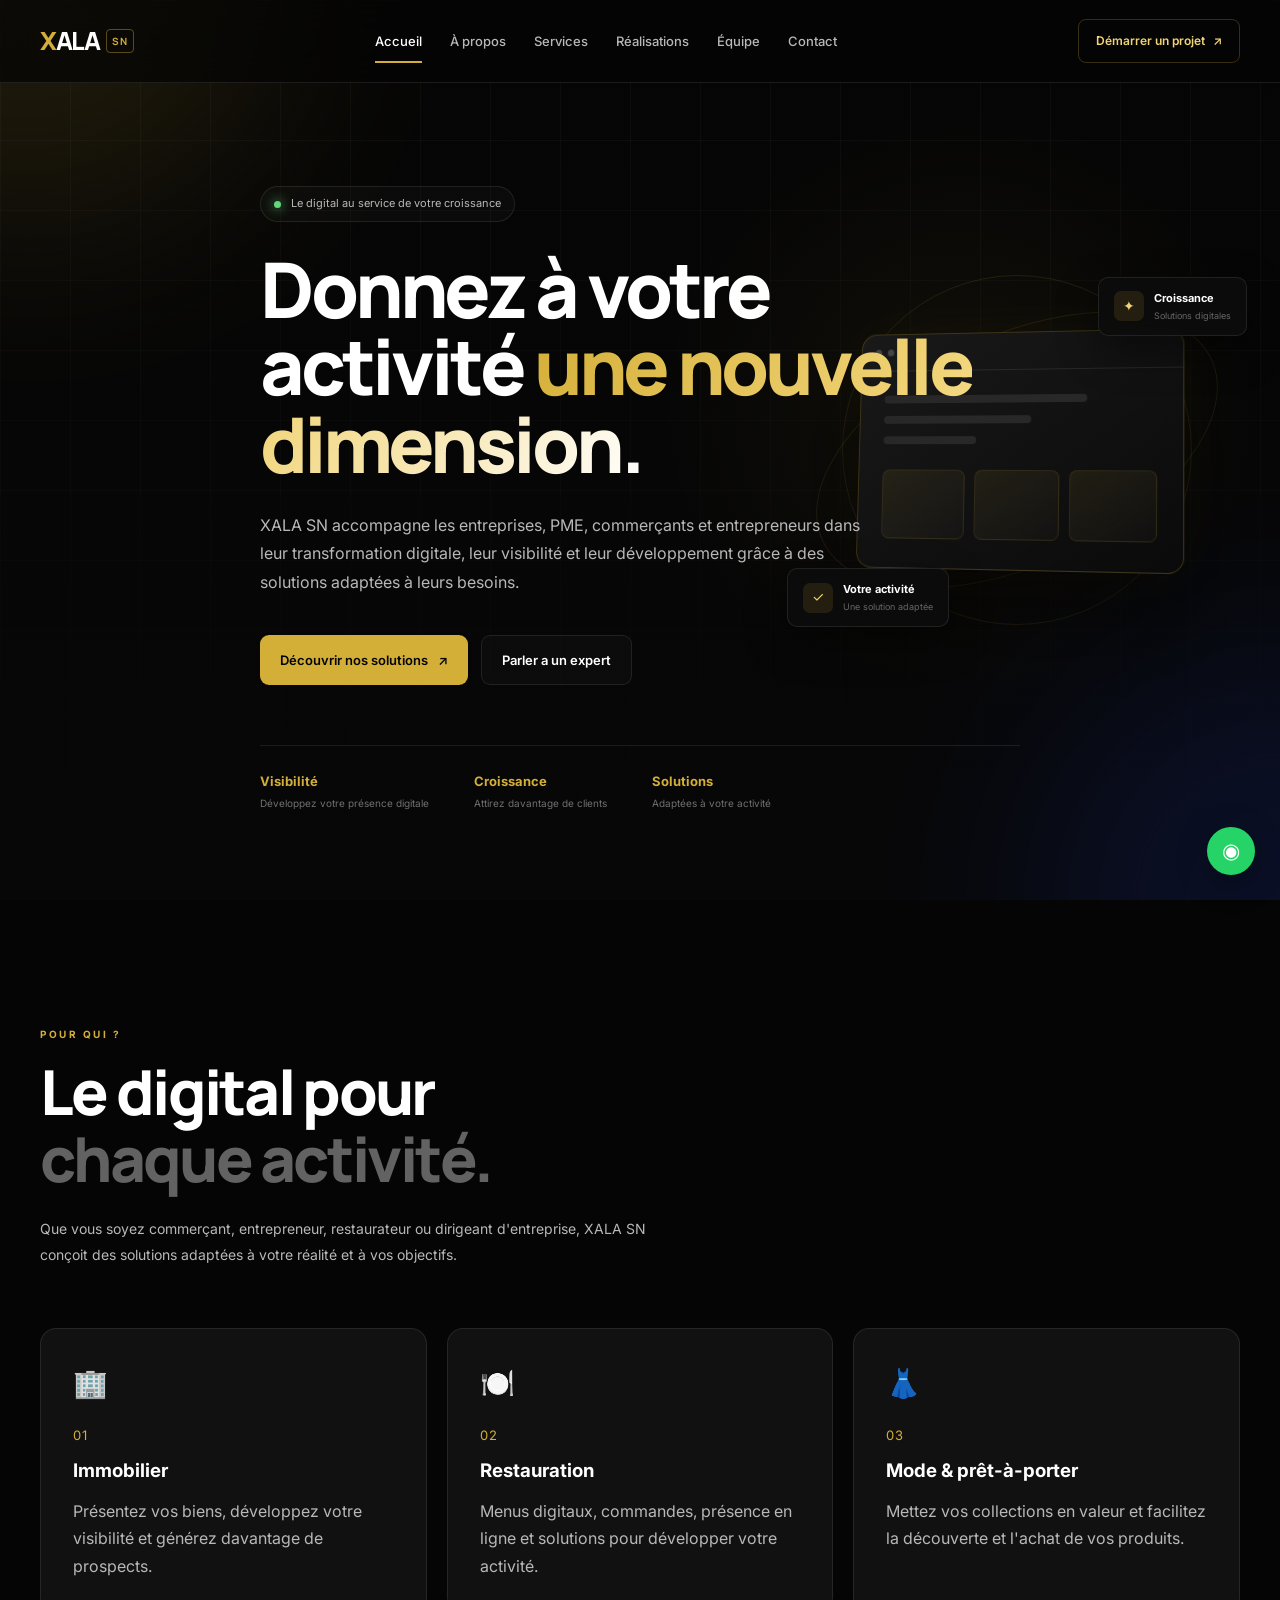
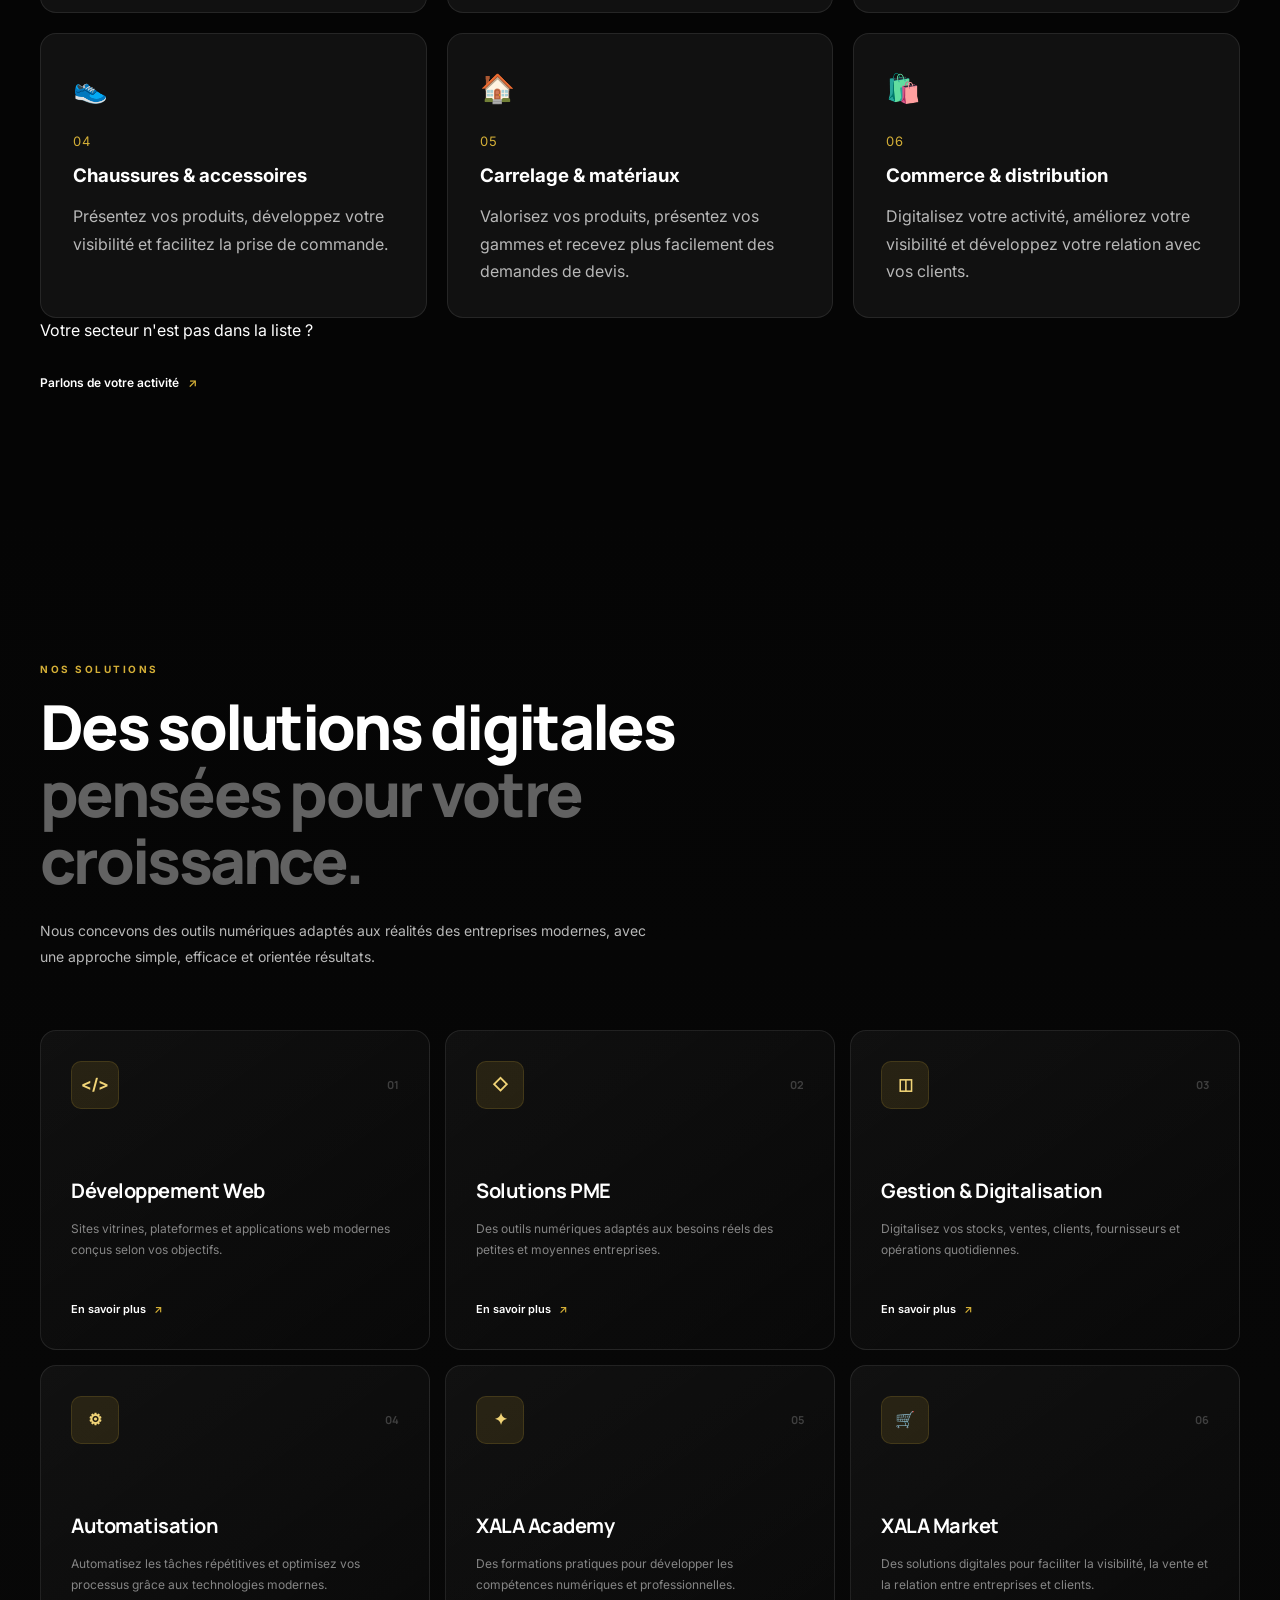
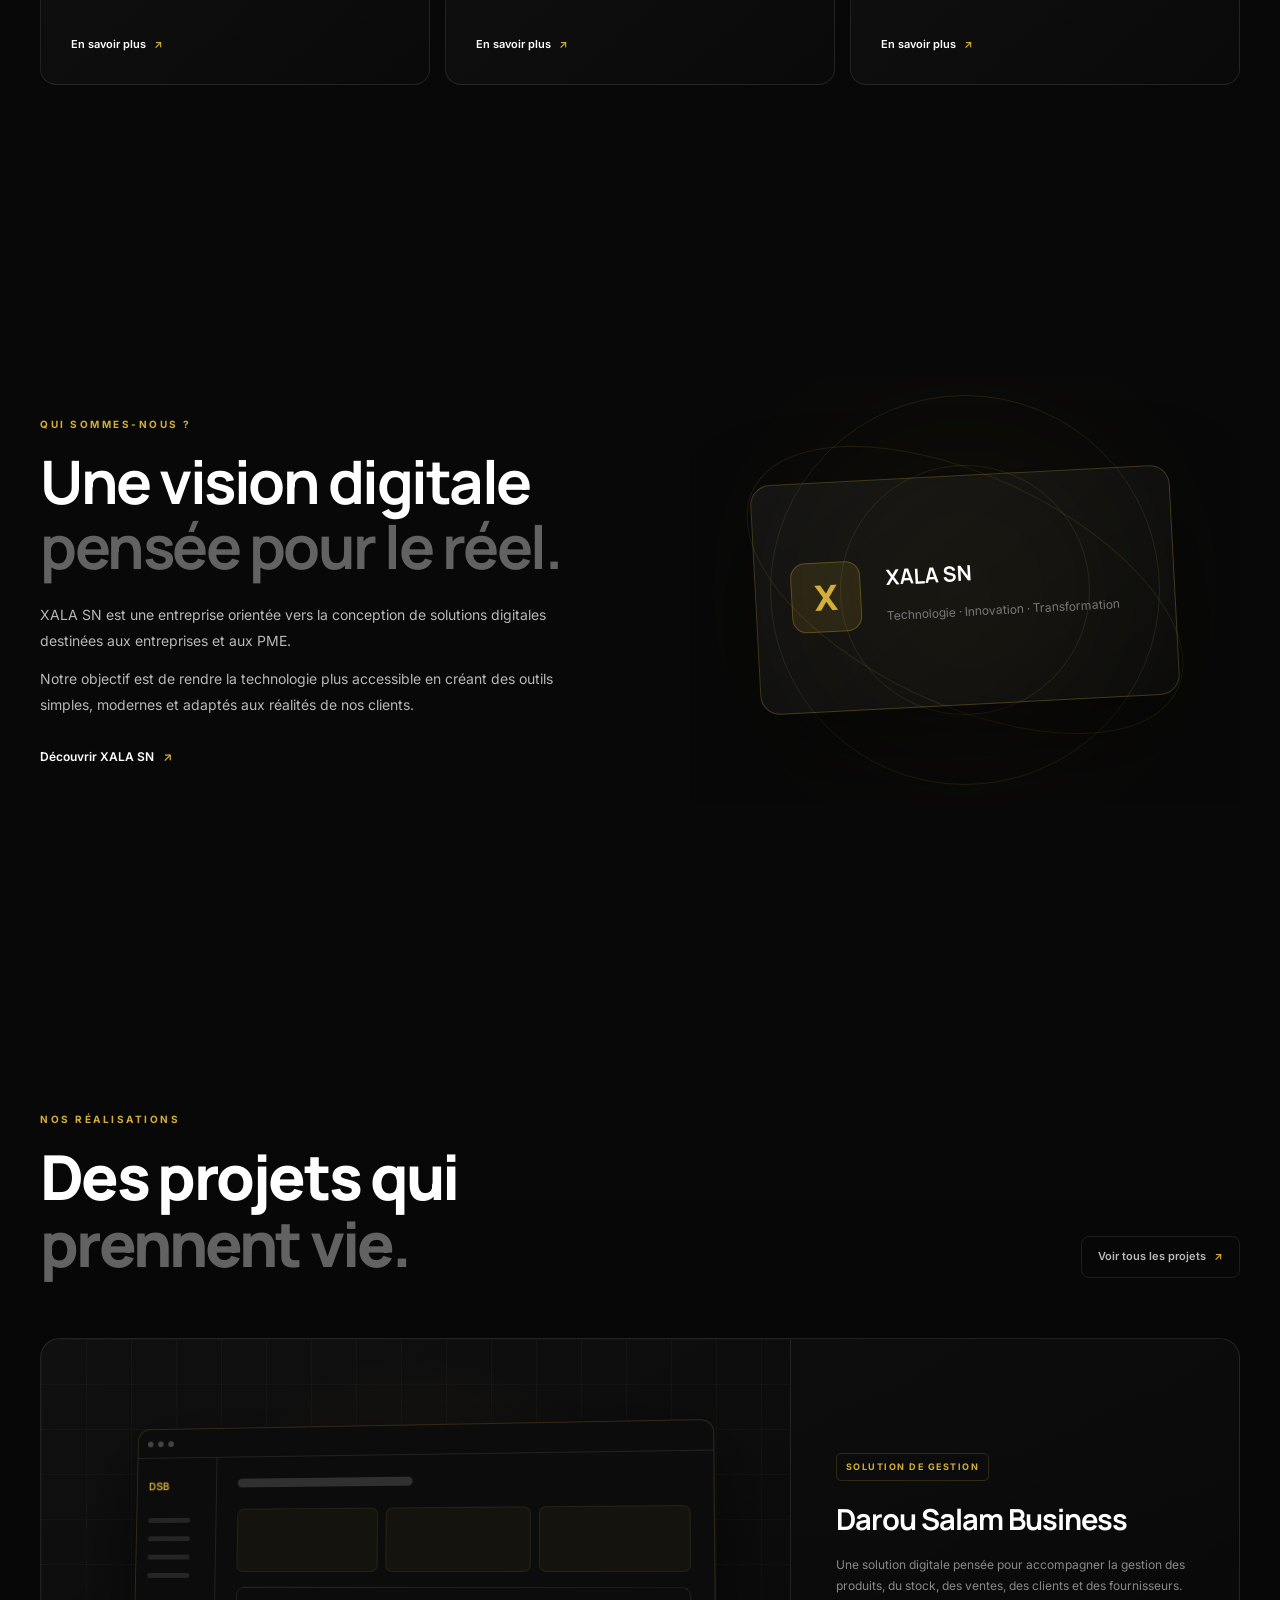
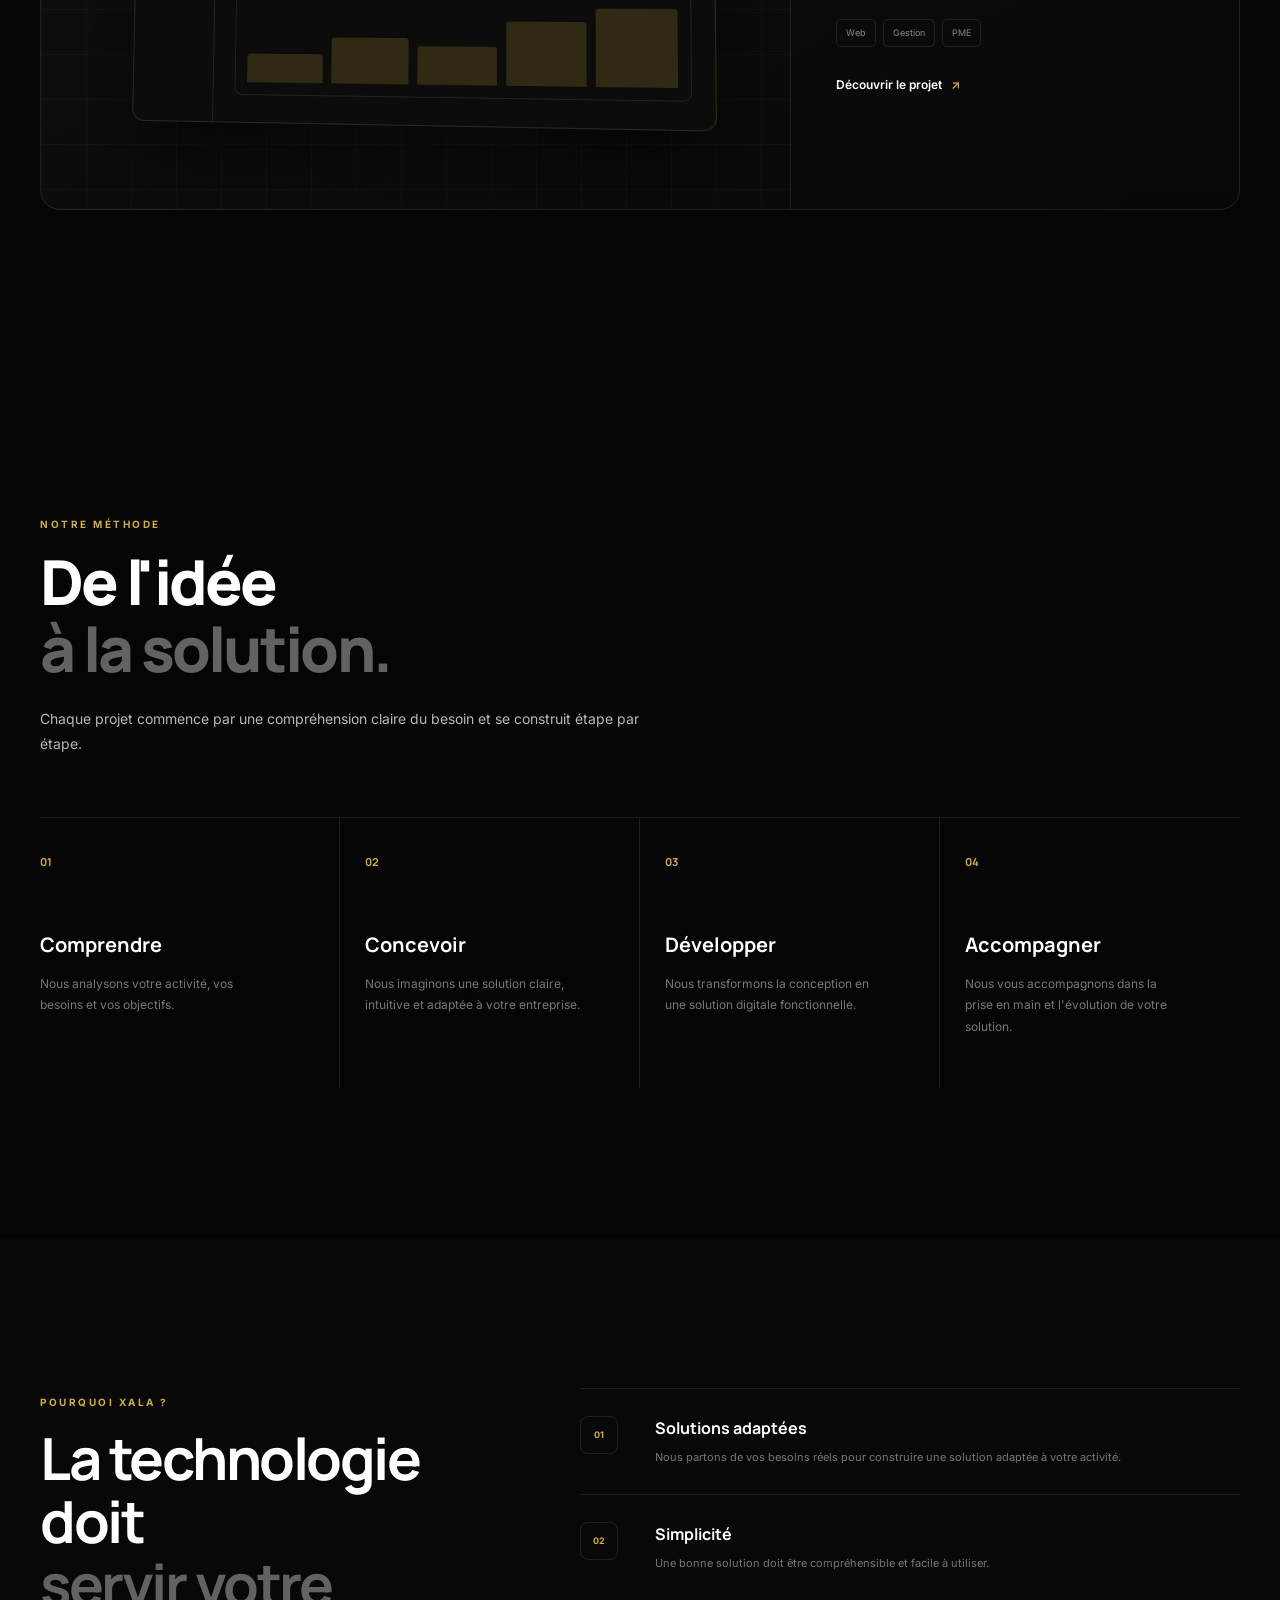
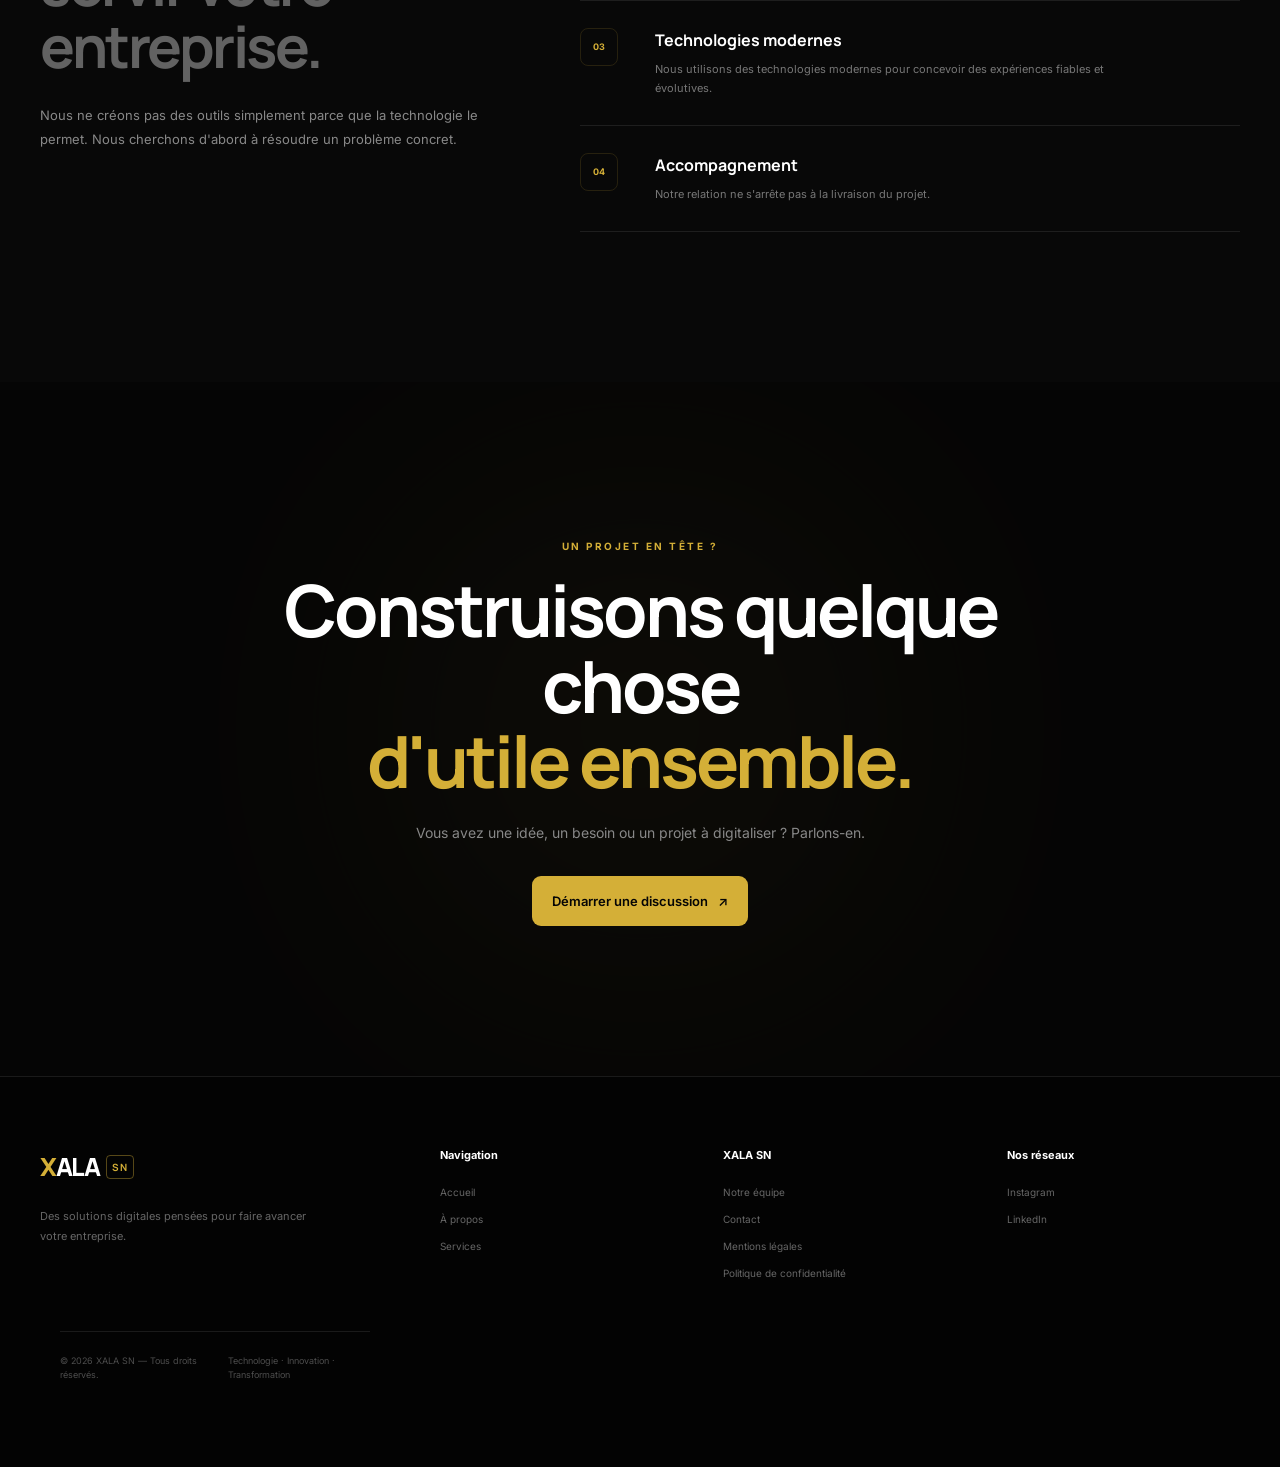
<file: index.html>
<!DOCTYPE html>
<html lang="fr">

<head>

    <meta charset="UTF-8">

    <meta
        name="viewport"
        content="width=device-width, initial-scale=1.0"
    >

    <meta
        name="description"
        content="XALA SN accompagne les entreprises et les PME dans leur transformation digitale grâce à des solutions modernes, simples et adaptées."
    >

    <meta
        name="author"
        content="XALA SN"
    >

    <title>
        XALA SN | Solutions digitales pour les entreprises
    </title>


    <!-- =====================================================
         GOOGLE FONTS
    ====================================================== -->

    <link
        rel="preconnect"
        href="https://fonts.googleapis.com"
    >

    <link
        rel="preconnect"
        href="https://fonts.gstatic.com"
        crossorigin
    >

    <link
        href="https://fonts.googleapis.com/css2?family=Inter:wght@400;500;600;700;800&family=Manrope:wght@500;600;700;800&display=swap"
        rel="stylesheet"
    >


    <!-- =====================================================
         CSS
    ====================================================== -->

    <link
        rel="stylesheet"
        href="assets/css/style.css"
    >

</head>


<body>


    <!-- =====================================================
         HEADER / NAVBAR
    ====================================================== -->

    <header
        class="header"
        id="header"
    >

        <div class="container navbar">


            <!-- LOGO -->

            <a
                href="index.html"
                class="logo"
                aria-label="XALA SN - Accueil"
            >

                <span class="logo-x">
                    X
                </span>

                <span class="logo-text">
                    ALA
                </span>

                <span class="logo-sn">
                    SN
                </span>

            </a>


            <!-- NAVIGATION -->

            <nav
                class="nav"
                id="nav"
                aria-label="Navigation principale"
            >

                <a
                    href="index.html"
                    class="nav-link active"
                >
                    Accueil
                </a>

                <a
                    href="pages/about.html"
                    class="nav-link"
                >
                    À propos
                </a>

                <a
                    href="pages/services.html"
                    class="nav-link"
                >
                    Services
                </a>

                <a
                    href="pages/portfolio.html"
                    class="nav-link"
                >
                    Réalisations
                </a>

                <a
                    href="pages/team.html"
                    class="nav-link"
                >
                    Équipe
                </a>

                <a
                    href="pages/contact.html"
                    class="nav-link"
                >
                    Contact
                </a>

            </nav>


            <!-- CTA DESKTOP -->

            <a
                href="pages/contact.html"
                class="nav-cta"
            >

                Démarrer un projet

                <span>
                    ↗
                </span>

            </a>


            <!-- MENU MOBILE -->

            <button
                class="menu-toggle"
                id="menuToggle"
                type="button"
                aria-label="Ouvrir le menu"
                aria-expanded="false"
            >

                <span></span>
                <span></span>
                <span></span>

            </button>

        </div>

    </header>



    <!-- =====================================================
         CONTENU PRINCIPAL
    ====================================================== -->

    <main>


        <!-- =================================================
             HERO
        ================================================== -->

       <section
    class="hero"
    id="accueil"
>
    <!-- Effets décoratifs -->
    <div class="hero-grid"></div>
    <div class="hero-glow glow-one"></div>
    <div class="hero-glow glow-two"></div>

    <div class="container hero-content">

        <!-- BADGE -->
        <div class="hero-badge">
            <span class="status-dot"></span>

            <span>
                Le digital au service de votre croissance
            </span>
        </div>

        <!-- TITRE -->
        <h1>
            Donnez à votre activité
            <span class="gradient-text">
                une nouvelle dimension.
            </span>
        </h1>

        <!-- DESCRIPTION -->
        <p class="hero-description">
            XALA SN accompagne les entreprises, PME, commerçants
            et entrepreneurs dans leur transformation digitale,
            leur visibilité et leur développement grâce à des
            solutions adaptées à leurs besoins.
        </p>

        <!-- BOUTONS -->
        <div class="hero-buttons">

            <a
                href="pages/services.html"
                class="btn btn-primary"
            >
                Découvrir nos solutions

                <span>
                    ↗
                </span>
            </a>

            <a
                href="pages/contact.html"
                class="btn btn-secondary"
            >
                Parler a un expert
            </a>

        </div>

        <!-- INDICATEURS -->
        <div class="hero-stats">

            <div class="stat">
                <strong>
                    Visibilité
                </strong>

                <span>
                    Développez votre présence digitale
                </span>
            </div>

            <div class="stat">
                <strong>
                    Croissance
                </strong>

                <span>
                    Attirez davantage de clients
                </span>
            </div>

            <div class="stat">
                <strong>
                    Solutions
                </strong>

                <span>
                    Adaptées à votre activité
                </span>
            </div>

        </div>

    </div>


    <!-- VISUEL TECHNOLOGIQUE -->
    <div class="hero-visual">

        <div class="visual-orbit orbit-one"></div>
        <div class="visual-orbit orbit-two"></div>

        <div class="visual-card">

            <div class="visual-card-header">

                <span class="window-dot"></span>
                <span class="window-dot"></span>
                <span class="window-dot"></span>

            </div>

            <div class="visual-content">

                <div class="code-line line-large"></div>
                <div class="code-line line-medium"></div>
                <div class="code-line line-small"></div>

                <div class="dashboard-mini">
                    <div></div>
                    <div></div>
                    <div></div>
                </div>

            </div>

        </div>


        <!-- CARTE FLOTTANTE -->
        <div class="floating-card floating-one">

            <span class="floating-icon">
                ✦
            </span>

            <div>

                <strong>
                    Croissance
                </strong>

                <small>
                    Solutions digitales
                </small>

            </div>

        </div>


        <div class="floating-card floating-two">

            <span class="floating-icon">
                ✓
            </span>

            <div>

                <strong>
                    Votre activité
                </strong>

                <small>
                    Une solution adaptée
                </small>

            </div>

        </div>

    </div>

</section>

<!-- =========================================================
     SECTEURS QUE NOUS ACCOMPAGNONS
========================================================= -->

<section class="sectors-section">

    <div class="container">

        <!-- INTRODUCTION -->
        <div class="section-header">

            <span class="section-label">
                POUR QUI ?
            </span>

            <h2>
                Le digital pour
                <span>chaque activité.</span>
            </h2>

            <p>
                Que vous soyez commerçant, entrepreneur, restaurateur
                ou dirigeant d'entreprise, XALA SN conçoit des solutions
                adaptées à votre réalité et à vos objectifs.
            </p>

        </div>


        <!-- SECTEURS -->
        <div class="sectors-grid">


            <!-- IMMOBILIER -->
            <article class="sector-card">

                <div class="sector-icon">
                    🏢
                </div>

                <span class="sector-number">
                    01
                </span>

                <h3>
                    Immobilier
                </h3>

                <p>
                    Présentez vos biens, développez votre visibilité
                    et générez davantage de prospects.
                </p>

            </article>


            <!-- RESTAURATION -->
            <article class="sector-card">

                <div class="sector-icon">
                    🍽️
                </div>

                <span class="sector-number">
                    02
                </span>

                <h3>
                    Restauration
                </h3>

                <p>
                    Menus digitaux, commandes, présence en ligne
                    et solutions pour développer votre activité.
                </p>

            </article>


            <!-- MODE -->
            <article class="sector-card">

                <div class="sector-icon">
                    👗
                </div>

                <span class="sector-number">
                    03
                </span>

                <h3>
                    Mode & prêt-à-porter
                </h3>

                <p>
                    Mettez vos collections en valeur et facilitez
                    la découverte et l'achat de vos produits.
                </p>

            </article>


            <!-- CHAUSSURES & ACCESSOIRES -->
            <article class="sector-card">

                <div class="sector-icon">
                    👟
                </div>

                <span class="sector-number">
                    04
                </span>

                <h3>
                    Chaussures & accessoires
                </h3>

                <p>
                    Présentez vos produits, développez votre visibilité
                    et facilitez la prise de commande.
                </p>

            </article>


            <!-- CARRELAGE -->
            <article class="sector-card">

                <div class="sector-icon">
                    🏠
                </div>

                <span class="sector-number">
                    05
                </span>

                <h3>
                    Carrelage & matériaux
                </h3>

                <p>
                    Valorisez vos produits, présentez vos gammes
                    et recevez plus facilement des demandes de devis.
                </p>

            </article>


            <!-- COMMERCE -->
            <article class="sector-card">

                <div class="sector-icon">
                    🛍️
                </div>

                <span class="sector-number">
                    06
                </span>

                <h3>
                    Commerce & distribution
                </h3>

                <p>
                    Digitalisez votre activité, améliorez votre visibilité
                    et développez votre relation avec vos clients.
                </p>

            </article>


        </div>


        <!-- CTA -->
        <div class="sectors-cta">

            <p>
                Votre secteur n'est pas dans la liste ?
            </p>

            <a
                href="pages/contact.html"
                class="text-link"
            >
                Parlons de votre activité
                <span>↗</span>
            </a>

        </div>

    </div>

</section>

        <!-- =================================================
             SOLUTIONS
        ================================================== -->

        <section
            class="solutions"
            id="solutions"
        >

            <div class="container">


                <!-- HEADER SECTION -->

                <div class="section-header">

                    <span class="section-label">
                        NOS SOLUTIONS
                    </span>


                    <h2>

                        Des solutions digitales

                        <span>
                            pensées pour votre croissance.
                        </span>

                    </h2>


                    <p>

                        Nous concevons des outils numériques adaptés
                        aux réalités des entreprises modernes, avec
                        une approche simple, efficace et orientée
                        résultats.

                    </p>

                </div>


                <!-- GRILLE -->

                <div class="solutions-grid">


                    <!-- SERVICE 01 -->

                    <article class="solution-card">

                        <div class="solution-top">

                            <div class="solution-icon">
                                &lt;/&gt;
                            </div>

                            <span class="solution-number">
                                01
                            </span>

                        </div>


                        <div>

                            <h3>
                                Développement Web
                            </h3>

                            <p>

                                Sites vitrines, plateformes et
                                applications web modernes conçus
                                selon vos objectifs.

                            </p>

                        </div>


                        <a href="pages/services.html">

                            En savoir plus

                            <span>
                                ↗
                            </span>

                        </a>

                    </article>



                    <!-- SERVICE 02 -->

                    <article class="solution-card">

                        <div class="solution-top">

                            <div class="solution-icon">
                                ◇
                            </div>

                            <span class="solution-number">
                                02
                            </span>

                        </div>


                        <div>

                            <h3>
                                Solutions PME
                            </h3>

                            <p>

                                Des outils numériques adaptés aux
                                besoins réels des petites et moyennes
                                entreprises.

                            </p>

                        </div>


                        <a href="pages/services.html">

                            En savoir plus

                            <span>
                                ↗
                            </span>

                        </a>

                    </article>



                    <!-- SERVICE 03 -->

                    <article class="solution-card">

                        <div class="solution-top">

                            <div class="solution-icon">
                                ◫
                            </div>

                            <span class="solution-number">
                                03
                            </span>

                        </div>


                        <div>

                            <h3>
                                Gestion & Digitalisation
                            </h3>

                            <p>

                                Digitalisez vos stocks, ventes,
                                clients, fournisseurs et opérations
                                quotidiennes.

                            </p>

                        </div>


                        <a href="pages/services.html">

                            En savoir plus

                            <span>
                                ↗
                            </span>

                        </a>

                    </article>



                    <!-- SERVICE 04 -->

                    <article class="solution-card">

                        <div class="solution-top">

                            <div class="solution-icon">
                                ⚙
                            </div>

                            <span class="solution-number">
                                04
                            </span>

                        </div>


                        <div>

                            <h3>
                                Automatisation
                            </h3>

                            <p>

                                Automatisez les tâches répétitives
                                et optimisez vos processus grâce aux
                                technologies modernes.

                            </p>

                        </div>


                        <a href="pages/services.html">

                            En savoir plus

                            <span>
                                ↗
                            </span>

                        </a>

                    </article>



                    <!-- SERVICE 05 -->

                    <article class="solution-card">

                        <div class="solution-top">

                            <div class="solution-icon">
                                ✦
                            </div>

                            <span class="solution-number">
                                05
                            </span>

                        </div>


                        <div>

                            <h3>
                                XALA Academy
                            </h3>

                            <p>

                                Des formations pratiques pour
                                développer les compétences numériques
                                et professionnelles.

                            </p>

                        </div>


                        <a href="pages/services.html">

                            En savoir plus

                            <span>
                                ↗
                            </span>

                        </a>

                    </article>



                    <!-- SERVICE 06 -->

                    <article class="solution-card">

                        <div class="solution-top">

                            <div class="solution-icon">
                                🛒
                            </div>

                            <span class="solution-number">
                                06
                            </span>

                        </div>


                        <div>

                            <h3>
                                XALA Market
                            </h3>

                            <p>

                                Des solutions digitales pour faciliter
                                la visibilité, la vente et la relation
                                entre entreprises et clients.

                            </p>

                        </div>


                        <a href="pages/services.html">

                            En savoir plus

                            <span>
                                ↗
                            </span>

                        </a>

                    </article>

                </div>

            </div>

        </section>



        <!-- =================================================
             À PROPOS / INTRODUCTION
        ================================================== -->

        <section
            class="about-preview"
            id="about-preview"
        >

            <div class="container about-preview-grid">


                <!-- TEXTE -->

                <div class="about-preview-content">

                    <span class="section-label">
                        QUI SOMMES-NOUS ?
                    </span>


                    <h2>

                        Une vision digitale
                        <span>
                            pensée pour le réel.
                        </span>

                    </h2>


                    <p>

                        XALA SN est une entreprise orientée vers
                        la conception de solutions digitales
                        destinées aux entreprises et aux PME.

                    </p>


                    <p>

                        Notre objectif est de rendre la technologie
                        plus accessible en créant des outils simples,
                        modernes et adaptés aux réalités de nos
                        clients.

                    </p>


                    <a
                        href="pages/about.html"
                        class="text-link"
                    >

                        Découvrir XALA SN

                        <span>
                            ↗
                        </span>

                    </a>

                </div>


                <!-- BLOC VISUEL -->

                <div class="about-preview-visual">

                    <div class="about-glow"></div>


                    <div class="about-card">

                        <span class="about-card-number">
                            X
                        </span>


                        <div>

                            <strong>
                                XALA SN
                            </strong>

                            <p>
                                Technologie · Innovation ·
                                Transformation
                            </p>

                        </div>

                    </div>


                    <div class="about-line line-one"></div>

                    <div class="about-line line-two"></div>

                    <div class="about-line line-three"></div>

                </div>

            </div>

        </section>



        <!-- =================================================
             RÉALISATIONS
        ================================================== -->

        <section
            class="portfolio-preview"
            id="portfolio"
        >

            <div class="container">


                <div class="section-header section-header-row">

                    <div>

                        <span class="section-label">
                            NOS RÉALISATIONS
                        </span>


                        <h2>

                            Des projets qui
                            <span>
                                prennent vie.
                            </span>

                        </h2>

                    </div>


                    <a
                        href="pages/portfolio.html"
                        class="outline-link"
                    >

                        Voir tous les projets

                        <span>
                            ↗
                        </span>

                    </a>

                </div>


                <!-- PROJET PRINCIPAL -->

                <article class="project-card">


                    <!-- VISUEL PROJET -->

                    <div class="project-visual">

                        <div class="project-browser">

                            <div class="browser-top">

                                <span></span>
                                <span></span>
                                <span></span>

                            </div>


                            <div class="browser-content">

                                <div class="browser-sidebar">

                                    <strong>
                                        DSB
                                    </strong>

                                    <span></span>
                                    <span></span>
                                    <span></span>
                                    <span></span>

                                </div>


                                <div class="browser-dashboard">

                                    <div class="dashboard-title"></div>


                                    <div class="dashboard-cards">

                                        <div></div>
                                        <div></div>
                                        <div></div>

                                    </div>


                                    <div class="dashboard-chart">

                                        <span></span>
                                        <span></span>
                                        <span></span>
                                        <span></span>
                                        <span></span>

                                    </div>

                                </div>

                            </div>

                        </div>

                    </div>


                    <!-- INFORMATIONS -->

                    <div class="project-info">

                        <span class="project-tag">
                            SOLUTION DE GESTION
                        </span>


                        <h3>
                            Darou Salam Business
                        </h3>


                        <p>

                            Une solution digitale pensée pour
                            accompagner la gestion des produits,
                            du stock, des ventes, des clients et
                            des fournisseurs.

                        </p>


                        <div class="project-tech">

                            <span>
                                Web
                            </span>

                            <span>
                                Gestion
                            </span>

                            <span>
                                PME
                            </span>

                        </div>


                        <a
                            href="pages/portfolio.html"
                            class="text-link"
                        >

                            Découvrir le projet

                            <span>
                                ↗
                            </span>

                        </a>

                    </div>

                </article>

            </div>

        </section>



        <!-- =================================================
             PROCESSUS
        ================================================== -->

        <section
            class="process"
            id="process"
        >

            <div class="container">


                <div class="section-header">

                    <span class="section-label">
                        NOTRE MÉTHODE
                    </span>


                    <h2>

                        De l'idée
                        <span>
                            à la solution.
                        </span>

                    </h2>


                    <p>

                        Chaque projet commence par une compréhension
                        claire du besoin et se construit étape par
                        étape.

                    </p>

                </div>


                <div class="process-grid">


                    <!-- ÉTAPE 01 -->

                    <div class="process-item">

                        <span class="process-number">
                            01
                        </span>

                        <h3>
                            Comprendre
                        </h3>

                        <p>

                            Nous analysons votre activité,
                            vos besoins et vos objectifs.

                        </p>

                    </div>


                    <!-- ÉTAPE 02 -->

                    <div class="process-item">

                        <span class="process-number">
                            02
                        </span>

                        <h3>
                            Concevoir
                        </h3>

                        <p>

                            Nous imaginons une solution claire,
                            intuitive et adaptée à votre entreprise.

                        </p>

                    </div>


                    <!-- ÉTAPE 03 -->

                    <div class="process-item">

                        <span class="process-number">
                            03
                        </span>

                        <h3>
                            Développer
                        </h3>

                        <p>

                            Nous transformons la conception en
                            une solution digitale fonctionnelle.

                        </p>

                    </div>


                    <!-- ÉTAPE 04 -->

                    <div class="process-item">

                        <span class="process-number">
                            04
                        </span>

                        <h3>
                            Accompagner
                        </h3>

                        <p>

                            Nous vous accompagnons dans la prise
                            en main et l'évolution de votre solution.

                        </p>

                    </div>

                </div>

            </div>

        </section>



        <!-- =================================================
             POURQUOI XALA
        ================================================== -->

        <section
            class="why-xala"
            id="why-xala"
        >

            <div class="container why-grid">


                <!-- GAUCHE -->

                <div class="why-intro">

                    <span class="section-label">
                        POURQUOI XALA ?
                    </span>


                    <h2>

                        La technologie doit
                        <span>
                            servir votre entreprise.
                        </span>

                    </h2>


                    <p>

                        Nous ne créons pas des outils simplement
                        parce que la technologie le permet.
                        Nous cherchons d'abord à résoudre un
                        problème concret.

                    </p>

                </div>


                <!-- DROITE -->

                <div class="why-list">


                    <div class="why-item">

                        <span class="why-icon">
                            01
                        </span>

                        <div>

                            <h3>
                                Solutions adaptées
                            </h3>

                            <p>

                                Nous partons de vos besoins réels
                                pour construire une solution adaptée
                                à votre activité.

                            </p>

                        </div>

                    </div>


                    <div class="why-item">

                        <span class="why-icon">
                            02
                        </span>

                        <div>

                            <h3>
                                Simplicité
                            </h3>

                            <p>

                                Une bonne solution doit être
                                compréhensible et facile à utiliser.

                            </p>

                        </div>

                    </div>


                    <div class="why-item">

                        <span class="why-icon">
                            03
                        </span>

                        <div>

                            <h3>
                                Technologies modernes
                            </h3>

                            <p>

                                Nous utilisons des technologies
                                modernes pour concevoir des
                                expériences fiables et évolutives.

                            </p>

                        </div>

                    </div>


                    <div class="why-item">

                        <span class="why-icon">
                            04
                        </span>

                        <div>

                            <h3>
                                Accompagnement
                            </h3>

                            <p>

                                Notre relation ne s'arrête pas
                                à la livraison du projet.

                            </p>

                        </div>

                    </div>

                </div>

            </div>

        </section>



        <!-- =================================================
             CALL TO ACTION
        ================================================== -->

        <section
            class="cta-section"
            id="contact-cta"
        >

            <div class="cta-glow"></div>


            <div class="container cta-content">


                <span class="section-label">
                    UN PROJET EN TÊTE ?
                </span>


                <h2>

                    Construisons quelque chose
                    <span>
                        d'utile ensemble.
                    </span>

                </h2>


                <p>

                    Vous avez une idée, un besoin ou un projet
                    à digitaliser ? Parlons-en.

                </p>


                <a
                    href="pages/contact.html"
                    class="btn btn-primary"
                >

                    Démarrer une discussion

                    <span>
                        ↗
                    </span>

                </a>

            </div>

        </section>


    </main>



    <!-- =====================================================
         FOOTER
    ====================================================== -->

    <footer class="footer">


        <div class="container footer-grid">


            <!-- IDENTITÉ -->

            <div class="footer-brand">

                <a
                    href="index.html"
                    class="logo"
                >

                    <span class="logo-x">
                        X
                    </span>

                    <span class="logo-text">
                        ALA
                    </span>

                    <span class="logo-sn">
                        SN
                    </span>

                </a>


                <p>

                    Des solutions digitales pensées
                    pour faire avancer votre entreprise.

                </p>

            </div>


            <!-- NAVIGATION -->

            <div class="footer-column">

                <h3>
                    Navigation
                </h3>


                <a href="index.html">
                    Accueil
                </a>

                <a href="pages/about.html">
                    À propos
                </a>

                <a href="pages/services.html">
                    Services
                </a>

                <a href="pages/portfolio.html">
            </Portfolio>
                </a>

            </div>


            <!-- ENTREPRISE -->

            <div class="footer-column">

                <h3>
                    XALA SN
                </h3>


                <a href="pages/team.html">
                    Notre équipe
                </a>

                <a href="pages/contact.html">
                    Contact
                </a>

                <a href="#">
                    Mentions légales
                </a>

                <a href="#">
                    Politique de confidentialité
                </a>

            </div>

<!-- RÉSEAUX SOCIAUX -->

<div class="footer-column">

    <h3>
        Nos réseaux
    </h3>

    

   <a href="https://www.instagram.com/qlf_amina1/" target="_blank" rel="noopener noreferrer">
    Instagram
</a>

   <a href="https://www.linkedin.com/in/nidhoimi-moukallidou-6b7512343/" target="_blank" rel="noopener noreferrer">
    LinkedIn
</a>

</div>

        <!-- FOOTER BOTTOM -->

        <div class="container footer-bottom">

            <p>
                © 2026 XALA SN — Tous droits réservés.
            </p>


            <p>
                Technologie · Innovation · Transformation
            </p>

        </div>

    </footer>



    <!-- =====================================================
         JAVASCRIPT
    ====================================================== -->

    <script
        src="assets/js/script.js"
    ></script>
<!-- =====================================================
     BOUTONS FLOTTANTS
===================================================== -->

<!-- Retour en haut -->
<button
    class="back-to-top"
    id="backToTop"
    aria-label="Retour en haut"
>
    ↑
</button>


<!-- WhatsApp -->
<a
    href="https://wa.me/221763623959"
    class="whatsapp-button"
    target="_blank"
    rel="noopener noreferrer"
    aria-label="Contacter XALA SN sur WhatsApp"
>
    <span>◉</span>
</a>
</body>

</html>
</file>
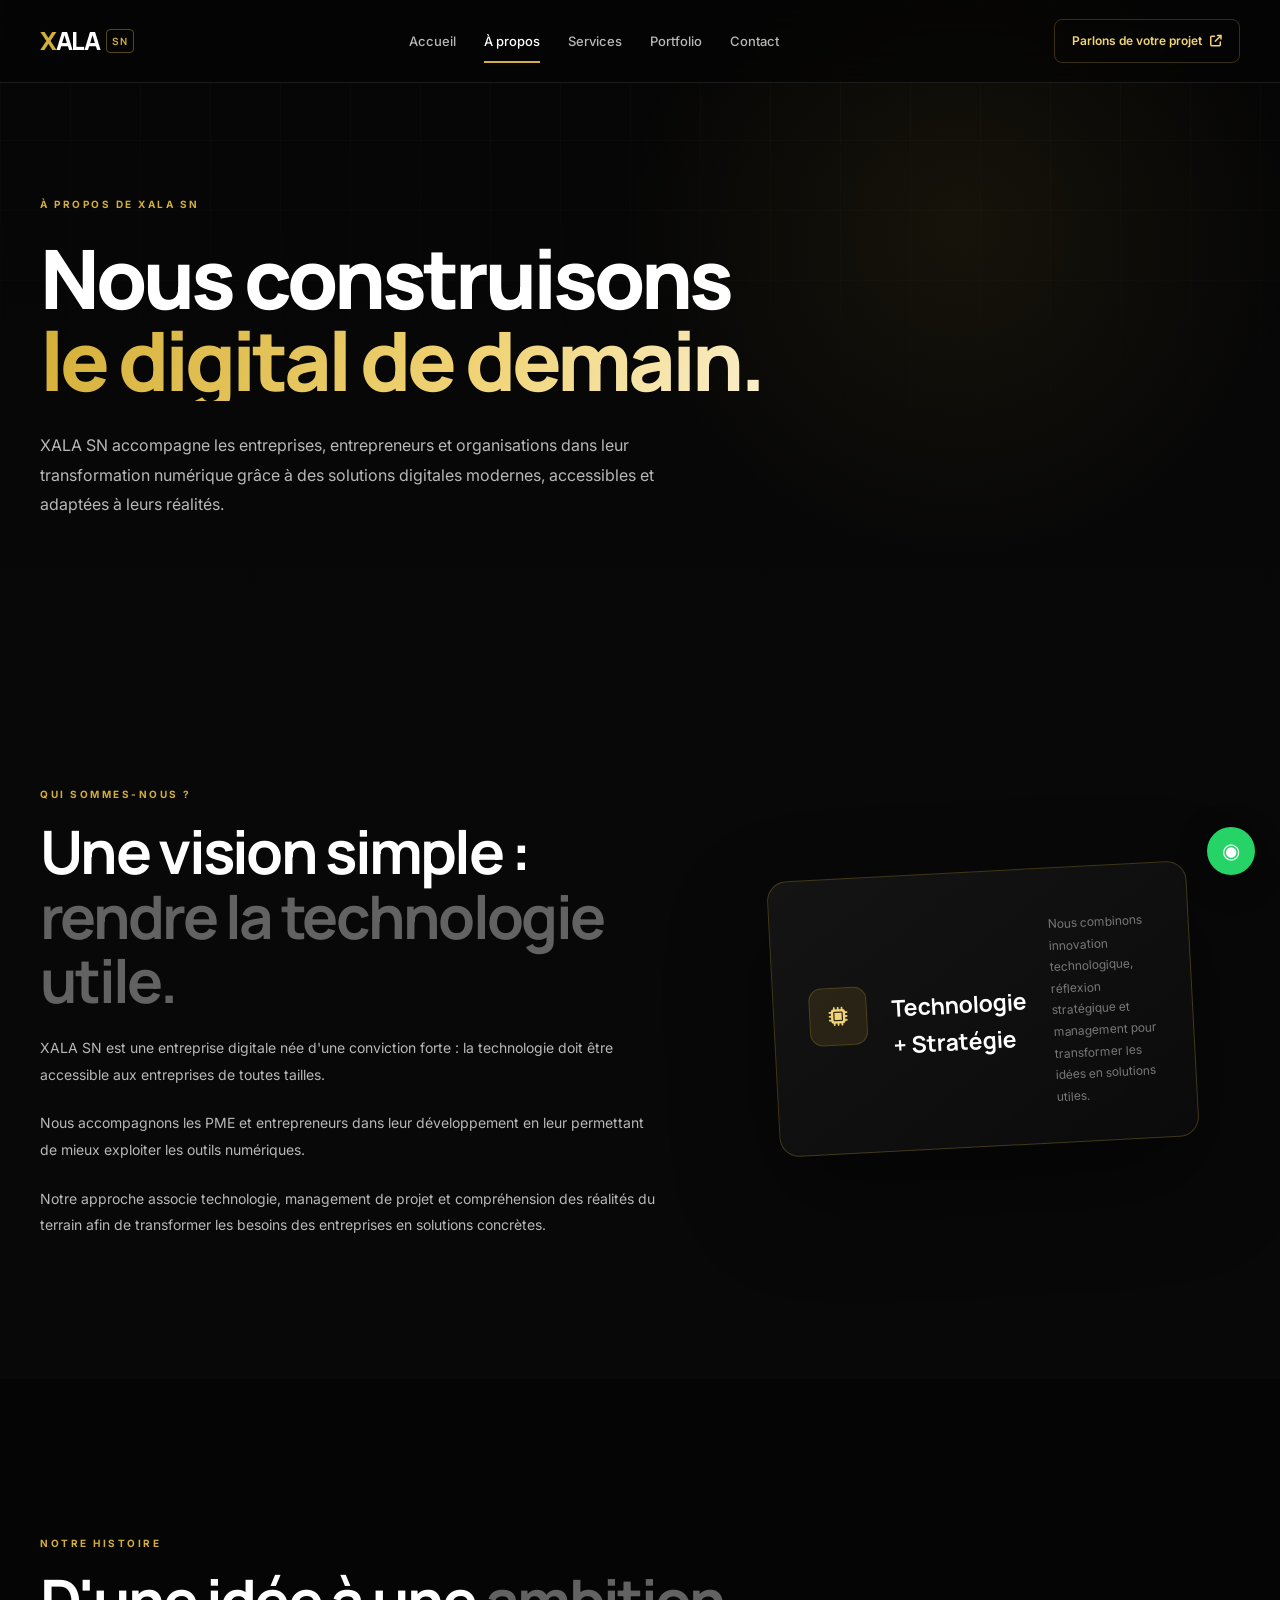
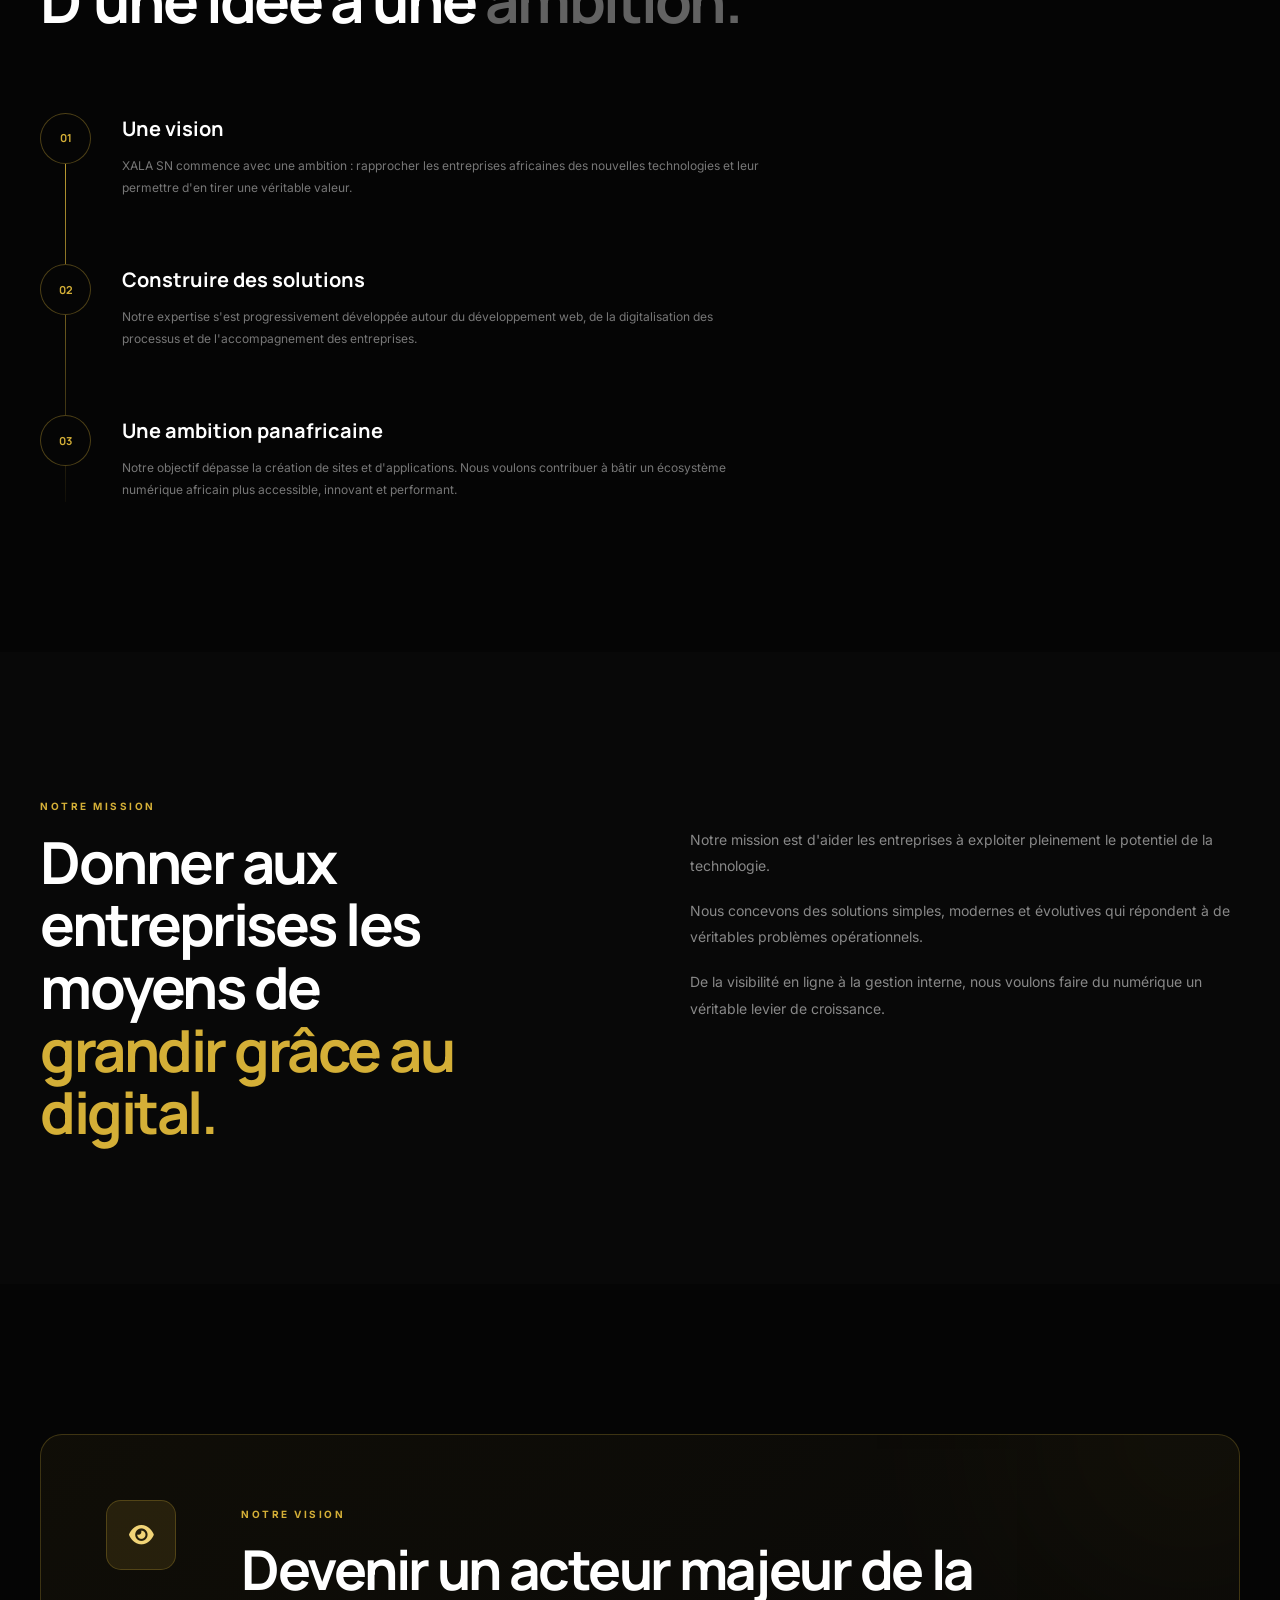
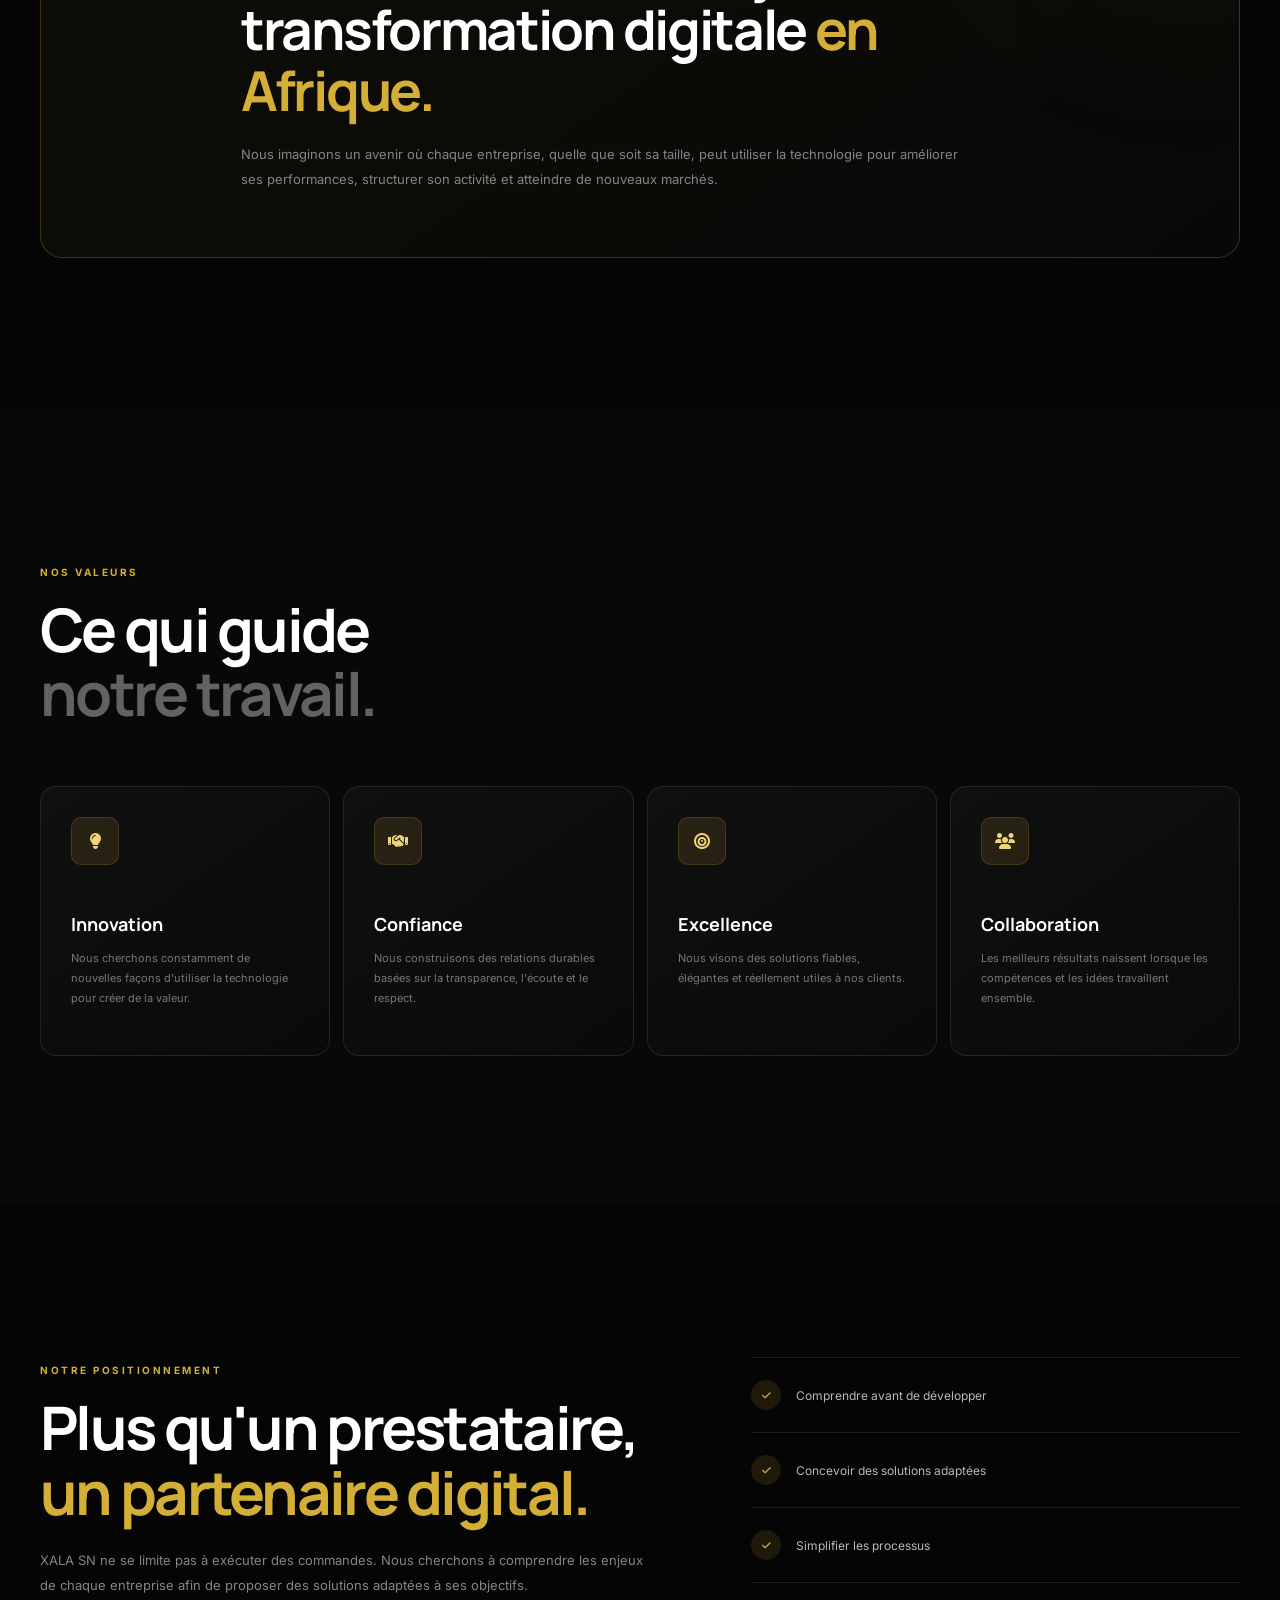
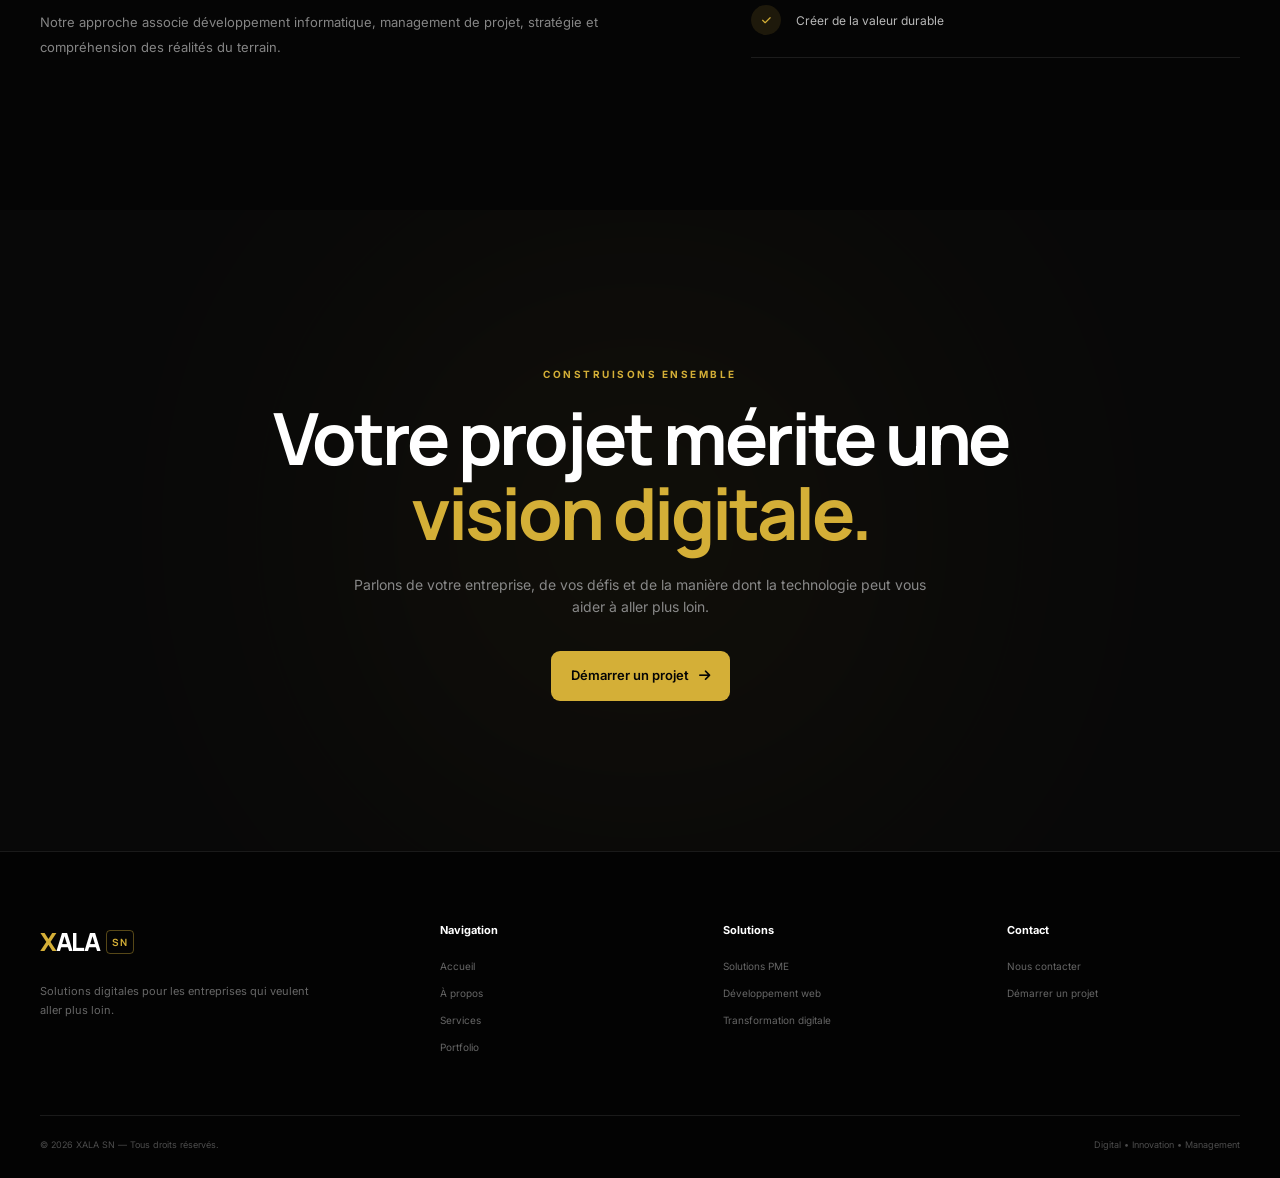
<file: pages/about.html>
<!DOCTYPE html>
<html lang="fr">

<head>
    <meta charset="UTF-8">
    <meta name="viewport" content="width=device-width, initial-scale=1.0">
    <meta name="description"
        content="Découvrez XALA SN, une entreprise digitale qui accompagne les PME et entrepreneurs dans leur transformation numérique.">
    <title>À propos — XALA SN</title> <!-- Google Fonts -->
    <link rel="preconnect" href="https://fonts.googleapis.com">
    <link rel="preconnect" href="https://fonts.gstatic.com" crossorigin>
    <link
        href="https://fonts.googleapis.com/css2?family=Inter:wght@400;500;600;700&family=Manrope:wght@600;700;800&display=swap"
        rel="stylesheet"> <!-- Font Awesome -->
    <link rel="stylesheet" href="https://cdnjs.cloudflare.com/ajax/libs/font-awesome/6.5.2/css/all.min.css">
    <!-- CSS -->
    <link rel="stylesheet" href="../assets/css/style.css">
</head>

<body>
    <!-- ===================================================== HEADER ====================================================== -->
    <header class="header">
        <div class="container navbar"> <!-- LOGO --> <a href="../index.html" class="logo"> <span class="logo-x">X</span>
                <span class="logo-text">ALA</span> <span class="logo-sn">SN</span> </a> <!-- NAVIGATION -->
            <nav class="nav"> <a href="../index.html" class="nav-link"> Accueil </a> <a href="about.html"
                    class="nav-link active"> À propos </a> <a href="services.html" class="nav-link"> Services </a> <a
                    href="portfolio.html" class="nav-link"> Portfolio </a> <a href="contact.html" class="nav-link">
                    Contact </a> </nav> <!-- CTA --> <a href="contact.html" class="nav-cta"> <span> Parlons de votre
                    projet </span> <i class="fa-solid fa-arrow-up-right-from-square"></i> </a> <!-- MOBILE MENU -->
            <button class="menu-toggle" type="button" aria-label="Ouvrir le menu"> <span></span> <span></span>
                <span></span> </button>
        </div>
    </header>
    <!-- ===================================================== MAIN ====================================================== -->
    <main>
        <!-- ================================================= HERO ABOUT ================================================== -->
        <section class="about-hero">
            <div class="container">
                <div class="section-label"> À PROPOS DE XALA SN </div>
                <h1> Nous construisons <strong> le digital de demain. </strong> </h1>
                <p> XALA SN accompagne les entreprises, entrepreneurs et organisations dans leur transformation
                    numérique grâce à des solutions digitales modernes, accessibles et adaptées à leurs réalités. </p>
            </div>
        </section>
        <!-- ================================================= QUI SOMMES-NOUS ================================================== -->
        <section class="about-intro">
            <div class="container about-grid">
                <div class="about-text">
                    <div class="section-label"> QUI SOMMES-NOUS ? </div>
                    <h2> Une vision simple : <span> rendre la technologie utile. </span> </h2>
                    <p> XALA SN est une entreprise digitale née d'une conviction forte : la technologie doit être
                        accessible aux entreprises de toutes tailles. </p>
                    <p> Nous accompagnons les PME et entrepreneurs dans leur développement en leur permettant de mieux
                        exploiter les outils numériques. </p>
                    <p> Notre approche associe technologie, management de projet et compréhension des réalités du
                        terrain afin de transformer les besoins des entreprises en solutions concrètes. </p>
                </div>
                <div class="about-card">
                    <div class="about-card-icon"> <i class="fa-solid fa-microchip"></i> </div>
                    <h3> Technologie + Stratégie </h3>
                    <p> Nous combinons innovation technologique, réflexion stratégique et management pour transformer
                        les idées en solutions utiles. </p>
                </div>
            </div>
        </section>
        <!-- ================================================= HISTOIRE ================================================== -->
        <section class="about-history">
            <div class="container">
                <div class="section-label"> NOTRE HISTOIRE </div>
                <h2> D'une idée à une <span> ambition. </span> </h2>
                <div class="history-content">
                    <div class="history-line"></div> <!-- 01 -->
                    <div class="history-item">
                        <div class="history-number"> 01 </div>
                        <div>
                            <h3> Une vision </h3>
                            <p> XALA SN commence avec une ambition : rapprocher les entreprises africaines des nouvelles
                                technologies et leur permettre d'en tirer une véritable valeur. </p>
                        </div>
                    </div> <!-- 02 -->
                    <div class="history-item">
                        <div class="history-number"> 02 </div>
                        <div>
                            <h3> Construire des solutions </h3>
                            <p> Notre expertise s'est progressivement développée autour du développement web, de la
                                digitalisation des processus et de l'accompagnement des entreprises. </p>
                        </div>
                    </div> <!-- 03 -->
                    <div class="history-item">
                        <div class="history-number"> 03 </div>
                        <div>
                            <h3> Une ambition panafricaine </h3>
                            <p> Notre objectif dépasse la création de sites et d'applications. Nous voulons contribuer à
                                bâtir un écosystème numérique africain plus accessible, innovant et performant. </p>
                        </div>
                    </div>
                </div>
            </div>
        </section>
        <!-- ================================================= MISSION ================================================== -->
        <section class="mission-section">
            <div class="container mission-grid">
                <div>
                    <div class="section-label"> NOTRE MISSION </div>
                    <h2> Donner aux entreprises les moyens de <span> grandir grâce au digital. </span> </h2>
                </div>
                <div class="mission-text">
                    <p> Notre mission est d'aider les entreprises à exploiter pleinement le potentiel de la technologie.
                    </p>
                    <p> Nous concevons des solutions simples, modernes et évolutives qui répondent à de véritables
                        problèmes opérationnels. </p>
                    <p> De la visibilité en ligne à la gestion interne, nous voulons faire du numérique un véritable
                        levier de croissance. </p>
                </div>
            </div>
        </section>
        <!-- ================================================= VISION ================================================== -->
        <section class="vision-section">
            <div class="container vision-box">
                <div class="vision-icon"> <i class="fa-solid fa-eye"></i> </div>
                <div>
                    <div class="section-label"> NOTRE VISION </div>
                    <h2> Devenir un acteur majeur de la transformation digitale <span> en Afrique. </span> </h2>
                    <p> Nous imaginons un avenir où chaque entreprise, quelle que soit sa taille, peut utiliser la
                        technologie pour améliorer ses performances, structurer son activité et atteindre de nouveaux
                        marchés. </p>
                </div>
            </div>
        </section>
        <!-- ================================================= VALEURS ================================================== -->
        <section class="values-section">
            <div class="container">
                <div class="section-heading">
                    <div class="section-label"> NOS VALEURS </div>
                    <h2> Ce qui guide <span> notre travail. </span> </h2>
                </div>
                <div class="values-grid"> <!-- INNOVATION -->
                    <article class="value-card">
                        <div class="value-icon"> <i class="fa-solid fa-lightbulb"></i> </div>
                        <h3> Innovation </h3>
                        <p> Nous cherchons constamment de nouvelles façons d'utiliser la technologie pour créer de la
                            valeur. </p>
                    </article> <!-- CONFIANCE -->
                    <article class="value-card">
                        <div class="value-icon"> <i class="fa-solid fa-handshake"></i> </div>
                        <h3> Confiance </h3>
                        <p> Nous construisons des relations durables basées sur la transparence, l'écoute et le respect.
                        </p>
                    </article> <!-- EXCELLENCE -->
                    <article class="value-card">
                        <div class="value-icon"> <i class="fa-solid fa-bullseye"></i> </div>
                        <h3> Excellence </h3>
                        <p> Nous visons des solutions fiables, élégantes et réellement utiles à nos clients. </p>
                    </article> <!-- COLLABORATION -->
                    <article class="value-card">
                        <div class="value-icon"> <i class="fa-solid fa-users"></i> </div>
                        <h3> Collaboration </h3>
                        <p> Les meilleurs résultats naissent lorsque les compétences et les idées travaillent ensemble.
                        </p>
                    </article>
                </div>
            </div>
        </section>
        <!-- ================================================= POSITIONNEMENT ================================================== -->
        <section class="positioning-section">
            <div class="container positioning-grid">
                <div class="positioning-content">
                    <div class="section-label"> NOTRE POSITIONNEMENT </div>
                    <h2> Plus qu'un prestataire, <span> un partenaire digital. </span> </h2>
                    <p> XALA SN ne se limite pas à exécuter des commandes. Nous cherchons à comprendre les enjeux de
                        chaque entreprise afin de proposer des solutions adaptées à ses objectifs. </p>
                    <p> Notre approche associe développement informatique, management de projet, stratégie et
                        compréhension des réalités du terrain. </p>
                </div>
                <div class="positioning-points">
                    <div class="position-point"> <i class="fa-solid fa-check"></i> <span> Comprendre avant de développer
                        </span> </div>
                    <div class="position-point"> <i class="fa-solid fa-check"></i> <span> Concevoir des solutions
                            adaptées </span> </div>
                    <div class="position-point"> <i class="fa-solid fa-check"></i> <span> Simplifier les processus
                        </span> </div>
                    <div class="position-point"> <i class="fa-solid fa-check"></i> <span> Créer de la valeur durable
                        </span> </div>
                </div>
            </div>
        </section>
        <!-- ================================================= CTA ================================================== -->
        <section class="about-cta">
            <div class="container">
                <div class="cta-content">
                    <div class="section-label"> CONSTRUISONS ENSEMBLE </div>
                    <h2> Votre projet mérite une <span> vision digitale. </span> </h2>
                    <p> Parlons de votre entreprise, de vos défis et de la manière dont la technologie peut vous aider à
                        aller plus loin. </p> <a href="contact.html" class="btn btn-primary"> <span> Démarrer un projet
                        </span> <i class="fa-solid fa-arrow-right"></i> </a>
                </div>
            </div>
        </section>
    </main>
    <!-- ===================================================== FOOTER ====================================================== -->
    <footer class="footer">
        <div class="container footer-grid"> <!-- BRAND -->
            <div class="footer-brand"> <a href="../index.html" class="logo"> <span class="logo-x">X</span> <span
                        class="logo-text">ALA</span> <span class="logo-sn">SN</span> </a>
                <p> Solutions digitales pour les entreprises qui veulent aller plus loin. </p>
            </div> <!-- NAVIGATION -->
            <div class="footer-column">
                <h3> Navigation </h3> <a href="../index.html"> Accueil </a> <a href="about.html"> À propos </a> <a
                    href="services.html"> Services </a> <a href="portfolio.html"> Portfolio </a>
            </div> <!-- SERVICES -->
            <div class="footer-column">
                <h3> Solutions </h3> <a href="services.html"> Solutions PME </a> <a href="services.html"> Développement
                    web </a> <a href="services.html"> Transformation digitale </a>
            </div> <!-- CONTACT -->
            <div class="footer-column">
                <h3> Contact </h3> <a href="contact.html"> Nous contacter </a> <a href="contact.html"> Démarrer un
                    projet </a>
            </div>
        </div>
        <div class="container footer-bottom">
            <p> © 2026 XALA SN — Tous droits réservés. </p>
            <p> Digital • Innovation • Management </p>
        </div>
    </footer>
    <!-- ===================================================== JAVASCRIPT ====================================================== -->
    <script src="../assets/js/script.js"></script>
    <!-- =====================================================
     BOUTONS FLOTTANTS
===================================================== -->

<!-- Retour en haut -->
<button
    class="back-to-top"
    id="backToTop"
    aria-label="Retour en haut"
>
    ↑
</button>


<!-- WhatsApp -->
<a
    href="https://wa.me/221763623959"
    class="whatsapp-button"
    target="_blank"
    rel="noopener noreferrer"
    aria-label="Contacter XALA SN sur WhatsApp"
>
    <span>◉</span>
</a>
</body>

</html>
</file>
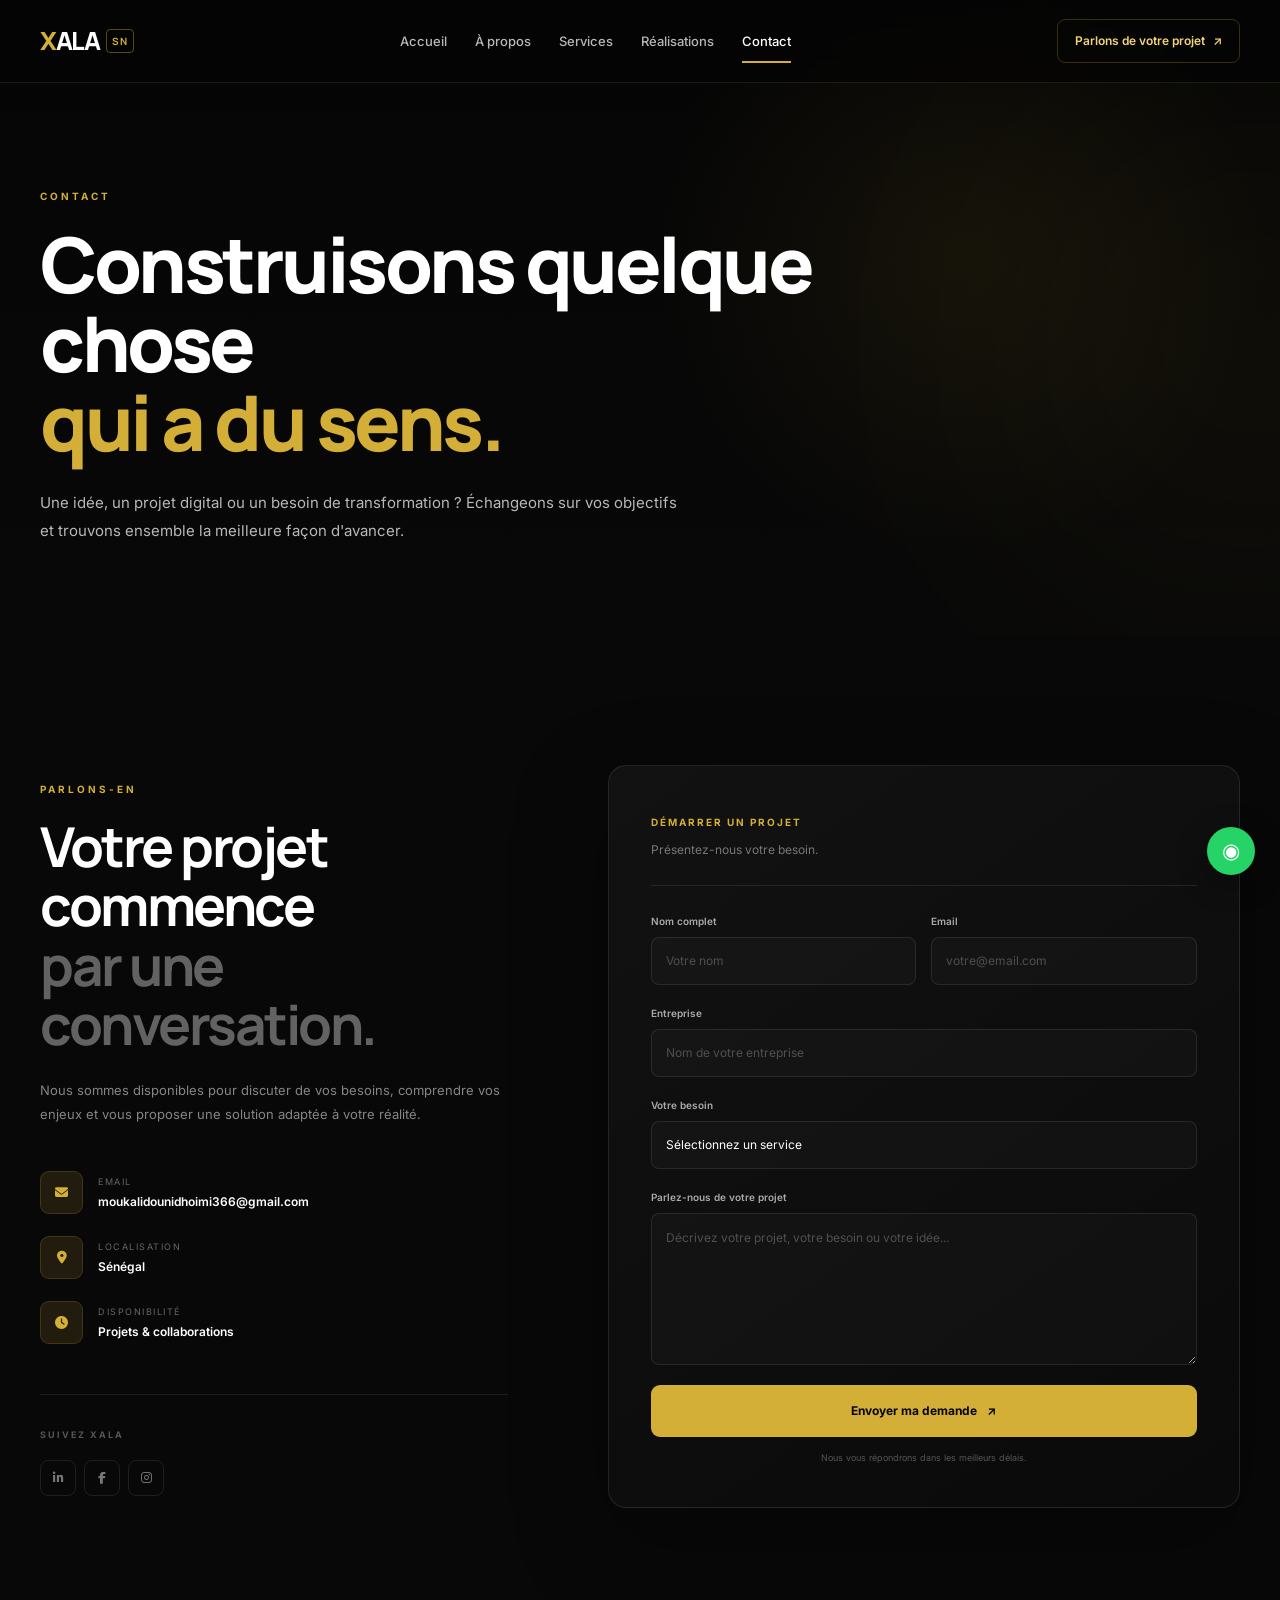
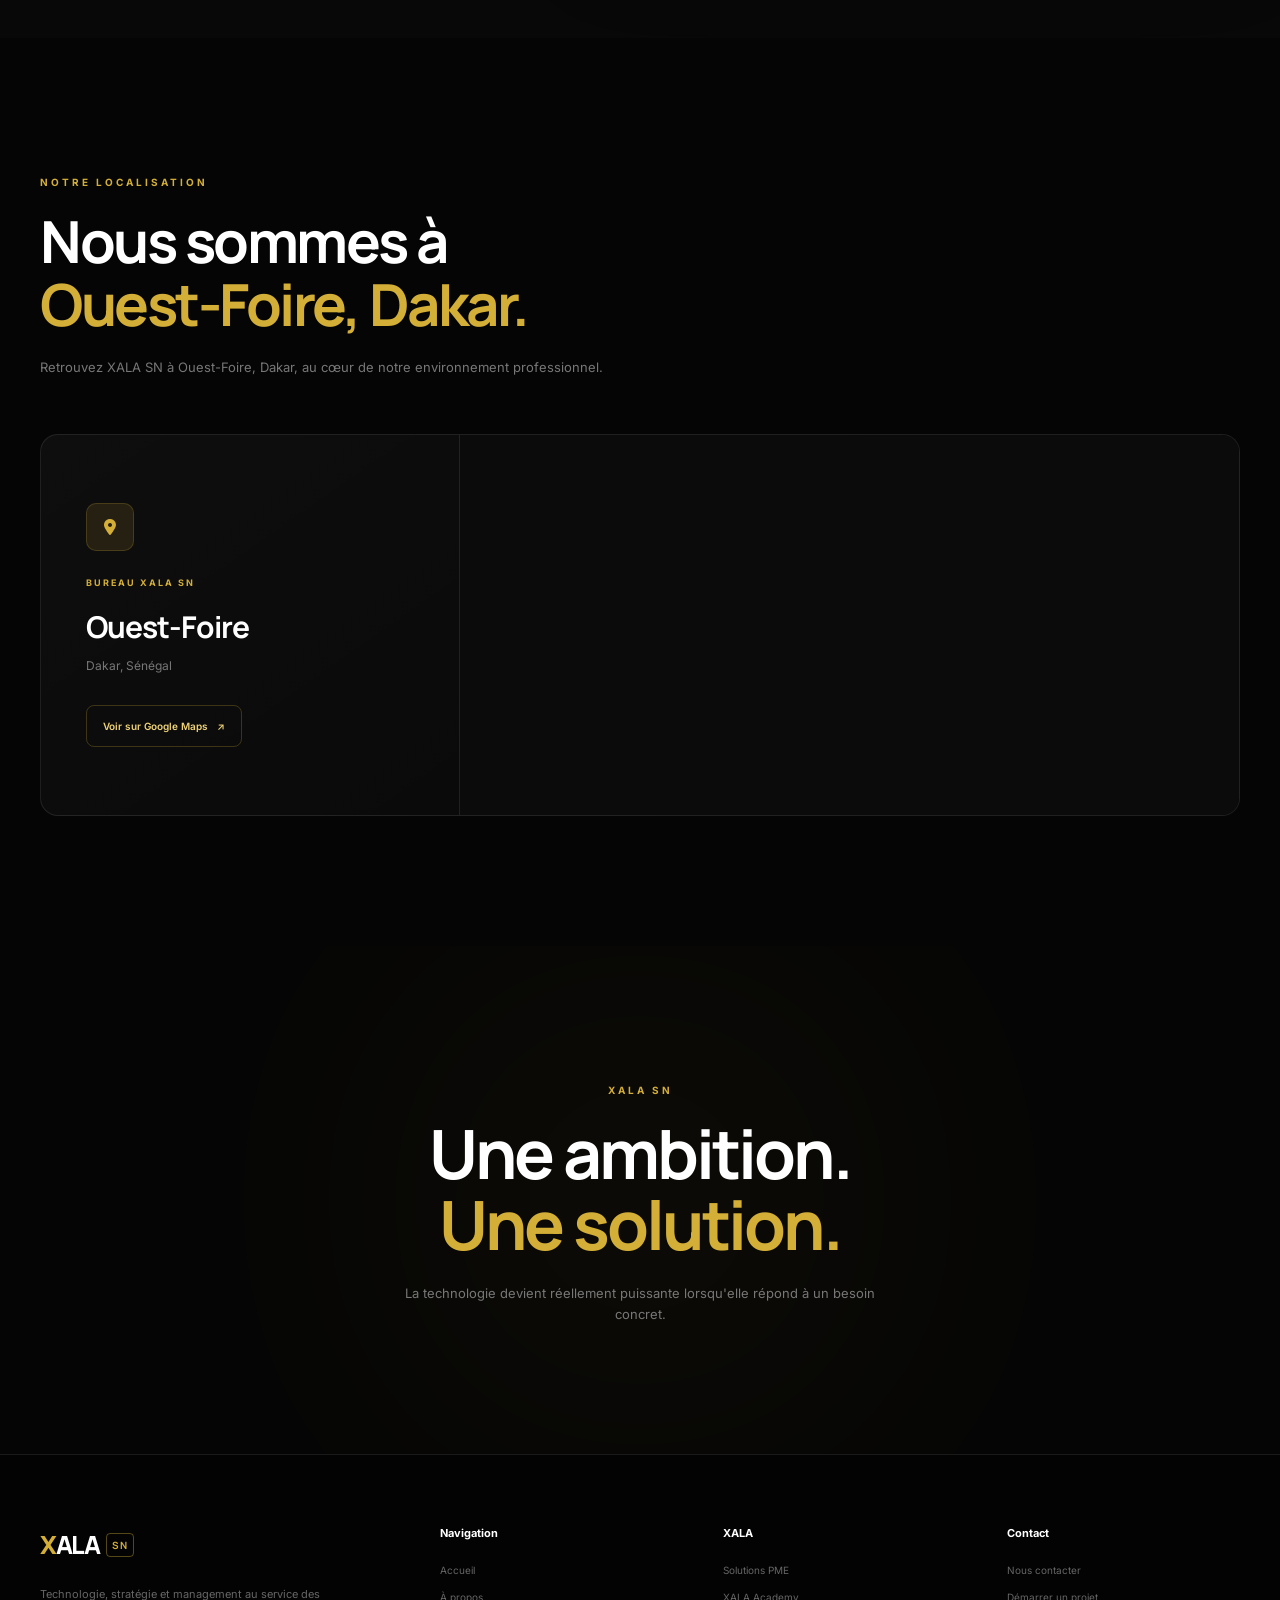
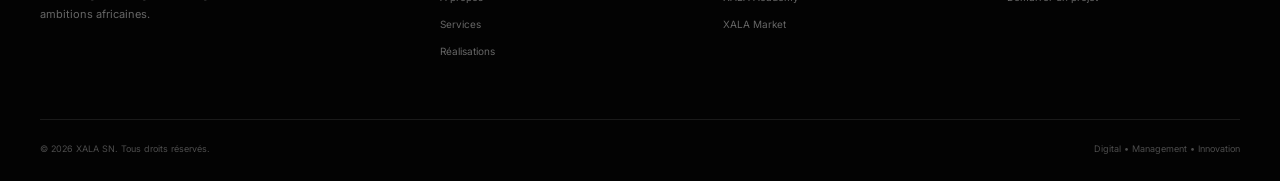
<file: pages/contact.html>
<!DOCTYPE html>
<html lang="fr">

<head>

    <meta charset="UTF-8">

    <meta name="viewport" content="width=device-width, initial-scale=1.0">

    <title>Contact — XALA SN</title>

    <meta
        name="description"
        content="Contactez XALA SN pour discuter de votre projet digital."
    >

    <link rel="preconnect" href="https://fonts.googleapis.com">

    <link rel="preconnect" href="https://fonts.gstatic.com" crossorigin>

    <link
        href="https://fonts.googleapis.com/css2?family=Inter:wght@400;500;600;700&family=Manrope:wght@600;700;800&display=swap"
        rel="stylesheet"
    >

    <link
        rel="stylesheet"
        href="https://cdnjs.cloudflare.com/ajax/libs/font-awesome/6.5.2/css/all.min.css"
    >

    <link
        rel="stylesheet"
        href="../assets/css/style.css"
    >

</head>


<body>


<!-- =====================================================
     HEADER
===================================================== -->

<header class="header">

    <div class="container navbar">


        <a href="../index.html" class="logo">

            <span class="logo-x">X</span>
            <span class="logo-text">ALA</span>

            <span class="logo-sn">
                SN
            </span>

        </a>


        <nav class="nav">

            <a
                href="../index.html"
                class="nav-link"
            >
                Accueil
            </a>

            <a
                href="about.html"
                class="nav-link"
            >
                À propos
            </a>

            <a
                href="services.html"
                class="nav-link"
            >
                Services
            </a>

            <a
                href="portfolio.html"
                class="nav-link"
            >
                Réalisations
            </a>

            <a
                href="contact.html"
                class="nav-link active"
            >
                Contact
            </a>

        </nav>


        <a
            href="#contact-form"
            class="nav-cta"
        >
            Parlons de votre projet
            <span>↗</span>
        </a>


        <button
            class="menu-toggle"
            aria-label="Ouvrir le menu"
        >

            <span></span>
            <span></span>
            <span></span>

        </button>

    </div>

</header>



<!-- =====================================================
     HERO CONTACT
===================================================== -->

<section class="contact-page-hero">

    <div class="contact-page-glow"></div>

    <div class="container">

        <div class="contact-page-hero-content">

            <span class="contact-page-label">
                CONTACT
            </span>


            <h1>
                Construisons quelque chose
                <span>qui a du sens.</span>
            </h1>


            <p>
                Une idée, un projet digital ou un besoin de
                transformation ? Échangeons sur vos objectifs
                et trouvons ensemble la meilleure façon d'avancer.
            </p>

        </div>

    </div>

</section>



<!-- =====================================================
     CONTACT PRINCIPAL
===================================================== -->

<section class="contact-page-section">

    <div class="container">

        <div class="contact-page-grid">


            <!-- INFORMATIONS -->

            <div class="contact-page-info">

                <span class="contact-page-label">
                    PARLONS-EN
                </span>


                <h2>
                    Votre projet commence
                    <span>par une conversation.</span>
                </h2>


                <p class="contact-page-description">
                    Nous sommes disponibles pour discuter de vos
                    besoins, comprendre vos enjeux et vous proposer
                    une solution adaptée à votre réalité.
                </p>


                <div class="contact-details">


                    <div class="contact-detail">

                        <div class="contact-detail-icon">
                            <i class="fa-solid fa-envelope"></i>
                        </div>

                        <div>

                            <span>
                                Email
                            </span>

                            <strong>
                               moukalidounidhoimi366@gmail.com
                            </strong>

                        </div>

                    </div>


                    <div class="contact-detail">

                        <div class="contact-detail-icon">
                            <i class="fa-solid fa-location-dot"></i>
                        </div>

                        <div>

                            <span>
                                Localisation
                            </span>

                            <strong>
                                Sénégal
                            </strong>

                        </div>

                    </div>


                    <div class="contact-detail">

                        <div class="contact-detail-icon">
                            <i class="fa-solid fa-clock"></i>
                        </div>

                        <div>

                            <span>
                                Disponibilité
                            </span>

                            <strong>
                                Projets & collaborations
                            </strong>

                        </div>

                    </div>


                </div>


                <div class="contact-social">

                    <span>
                        SUIVEZ XALA
                    </span>

                    <div>

                        <a href="#" aria-label="LinkedIn">
                            <i class="fa-brands fa-linkedin-in"></i>
                        </a>

                        <a href="#" aria-label="Facebook">
                            <i class="fa-brands fa-facebook-f"></i>
                        </a>

                        <a href="#" aria-label="Instagram">
                            <i class="fa-brands fa-instagram"></i>
                        </a>

                    </div>

                </div>

            </div>



            <!-- FORMULAIRE -->

            <div
                class="contact-form-wrapper"
                id="contact-form"
            >

                <div class="contact-form-header">

                    <span>
                        DÉMARRER UN PROJET
                    </span>

                    <p>
                        Présentez-nous votre besoin.
                    </p>

                </div>


               <form
    class="contact-form"
    action="https://formspree.io/f/xppzwowv"
    method="POST"
>


                    <div class="form-row">

                        <div class="form-group">

                            <label for="name">
                                Nom complet
                            </label>

                            <input
                                type="text"
                                id="name"
                                name="name"
                                placeholder="Votre nom"
                                required
                            >

                        </div>


                        <div class="form-group">

                            <label for="email">
                                Email
                            </label>

                            <input
                                type="email"
                                id="email"
                                name="email"
                                placeholder="votre@email.com"
                                required
                            >

                        </div>

                    </div>


                    <div class="form-group">

                        <label for="company">
                            Entreprise
                        </label>

                        <input
                            type="text"
                            id="company"
                            name="company"
                            placeholder="Nom de votre entreprise"
                        >

                    </div>


                    <div class="form-group">

                        <label for="service">
                            Votre besoin
                        </label>

                        <select
                            id="service"
                            name="service"
                            required
                        >

                            <option value="">
                                Sélectionnez un service
                            </option>

                            <option value="web">
                                Développement web
                            </option>

                            <option value="pme">
                                Solutions PME
                            </option>

                            <option value="transformation">
                                Transformation digitale
                            </option>

                            <option value="management">
                                Management de projet
                            </option>

                            <option value="academy">
                                XALA Academy
                            </option>

                            <option value="market">
                                XALA Market
                            </option>

                            <option value="autre">
                                Autre projet
                            </option>

                        </select>

                    </div>


                    <div class="form-group">

                        <label for="message">
                            Parlez-nous de votre projet
                        </label>

                        <textarea
                            id="message"
                            name="message"
                            rows="6"
                            placeholder="Décrivez votre projet, votre besoin ou votre idée..."
                            required
                        ></textarea>

                    </div>


                    <button
                        type="submit"
                        class="contact-submit"
                    >

                        Envoyer ma demande

                        <span>↗</span>

                    </button>


                    <p class="form-note">
                        Nous vous répondrons dans les meilleurs délais.
                    </p>

                </form>

            </div>

        </div>

    </div>

</section>

<!-- =====================================================
     LOCALISATION
===================================================== -->

<section class="contact-location">

    <div class="container">

        <div class="contact-location-header">

            <span class="contact-page-label">
                NOTRE LOCALISATION
            </span>

            <h2>
                Nous sommes à
                <span>Ouest-Foire, Dakar.</span>
            </h2>

            <p>
                Retrouvez XALA SN à Ouest-Foire, Dakar,
                au cœur de notre environnement professionnel.
            </p>

        </div>


        <div class="contact-location-grid">


            <!-- INFORMATIONS -->

            <div class="location-info">

                <div class="location-icon">
                    <i class="fa-solid fa-location-dot"></i>
                </div>

                <span>
                    BUREAU XALA SN
                </span>

                <h3>
                    Ouest-Foire
                </h3>

                <p>
                    Dakar, Sénégal
                </p>


                <a
                    href="https://www.google.com/maps/search/?api=1&query=Ouest-Foire+Dakar+Senegal"
                    target="_blank"
                    rel="noopener noreferrer"
                    class="location-button"
                >
                    Voir sur Google Maps
                    <span>↗️</span>
                </a>

            </div>


            <!-- CARTE -->

            <div class="location-map">

                <iframe
                    src="https://www.google.com/maps?q=Ouest-Foire,+Dakar,+Senegal&output=embed"
                    loading="lazy"
                    allowfullscreen
                    referrerpolicy="no-referrer-when-downgrade"
                    title="Localisation de XALA SN à Ouest-Foire, Dakar"
                ></iframe>

            </div>


        </div>

    </div>

</section>

<!-- =====================================================
     CTA
===================================================== -->

<section class="contact-page-cta">

    <div class="contact-page-cta-glow"></div>

    <div class="container">

        <div class="contact-page-cta-content">

            <span class="contact-page-label">
                XALA SN
            </span>


            <h2>
                Une ambition.
                <span>Une solution.</span>
            </h2>


            <p>
                La technologie devient réellement puissante
                lorsqu'elle répond à un besoin concret.
            </p>

        </div>

    </div>

</section>



<!-- =====================================================
     FOOTER
===================================================== -->

<footer class="footer">

    <div class="container">

        <div class="footer-grid">


            <div class="footer-brand">

                <a
                    href="../index.html"
                    class="logo"
                >

                    <span class="logo-x">X</span>
                    <span class="logo-text">ALA</span>

                    <span class="logo-sn">
                        SN
                    </span>

                </a>


                <p>
                    Technologie, stratégie et management
                    au service des ambitions africaines.
                </p>

            </div>


            <div class="footer-column">

                <h3>
                    Navigation
                </h3>

                <a href="../index.html">
                    Accueil
                </a>

                <a href="about.html">
                    À propos
                </a>

                <a href="services.html">
                    Services
                </a>

                <a href="portfolio.html">
                    Réalisations
                </a>

            </div>


            <div class="footer-column">

                <h3>
                    XALA
                </h3>

                <a href="services.html">
                    Solutions PME
                </a>

                <a href="services.html">
                    XALA Academy
                </a>

                <a href="services.html">
                    XALA Market
                </a>

            </div>


            <div class="footer-column">

                <h3>
                    Contact
                </h3>

                <a href="contact.html">
                    Nous contacter
                </a>

                <a href="#contact-form">
                    Démarrer un projet
                </a>

            </div>


        </div>


        <div class="footer-bottom">

            <span>
                © 2026 XALA SN. Tous droits réservés.
            </span>

            <span>
                Digital • Management • Innovation
            </span>

        </div>

    </div>

</footer>



<script src="../assets/js/script.js"></script>
<!-- =====================================================
     BOUTONS FLOTTANTS
===================================================== -->

<!-- Retour en haut -->
<button
    class="back-to-top"
    id="backToTop"
    aria-label="Retour en haut"
>
    ↑
</button>


<!-- WhatsApp -->
<a
    href="https://wa.me/221763623959"
    class="whatsapp-button"
    target="_blank"
    rel="noopener noreferrer"
    aria-label="Contacter XALA SN sur WhatsApp"
>
    <span>◉</span>
</a>
</body>

</html>
</file>
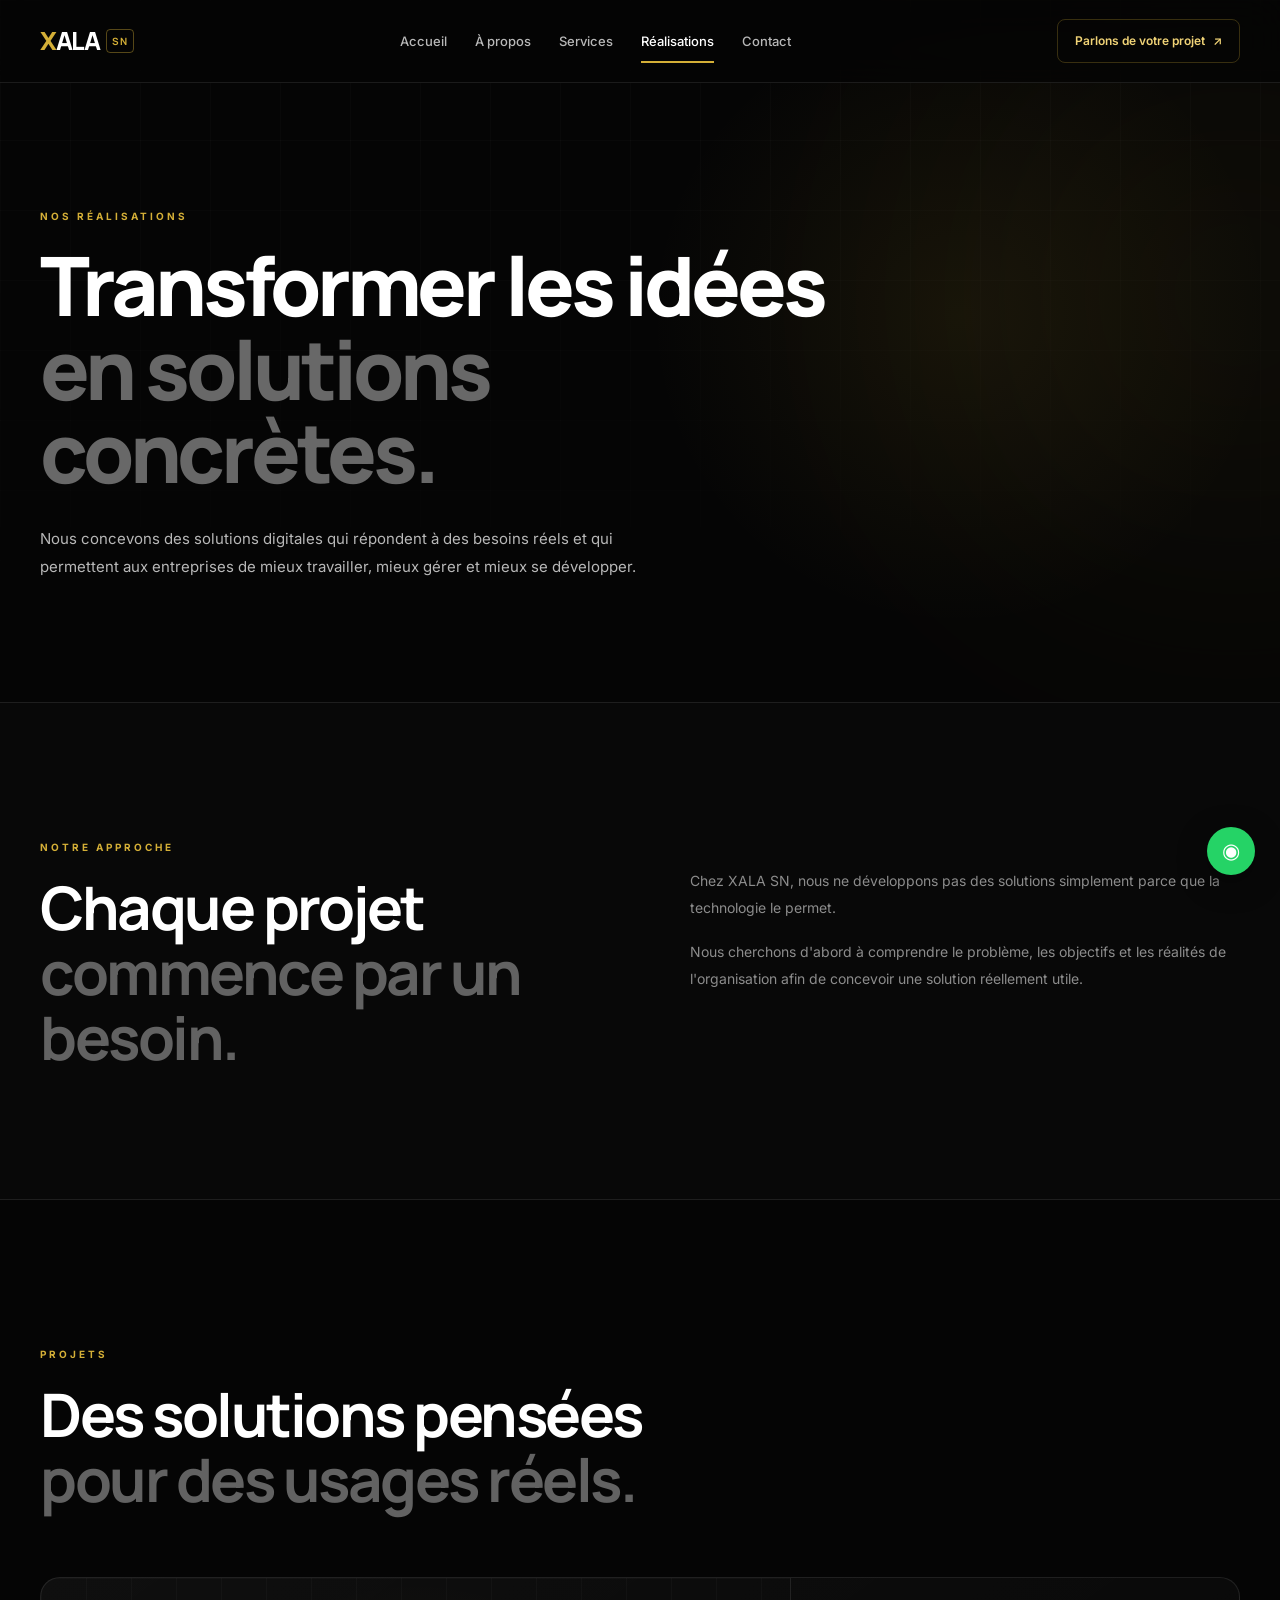
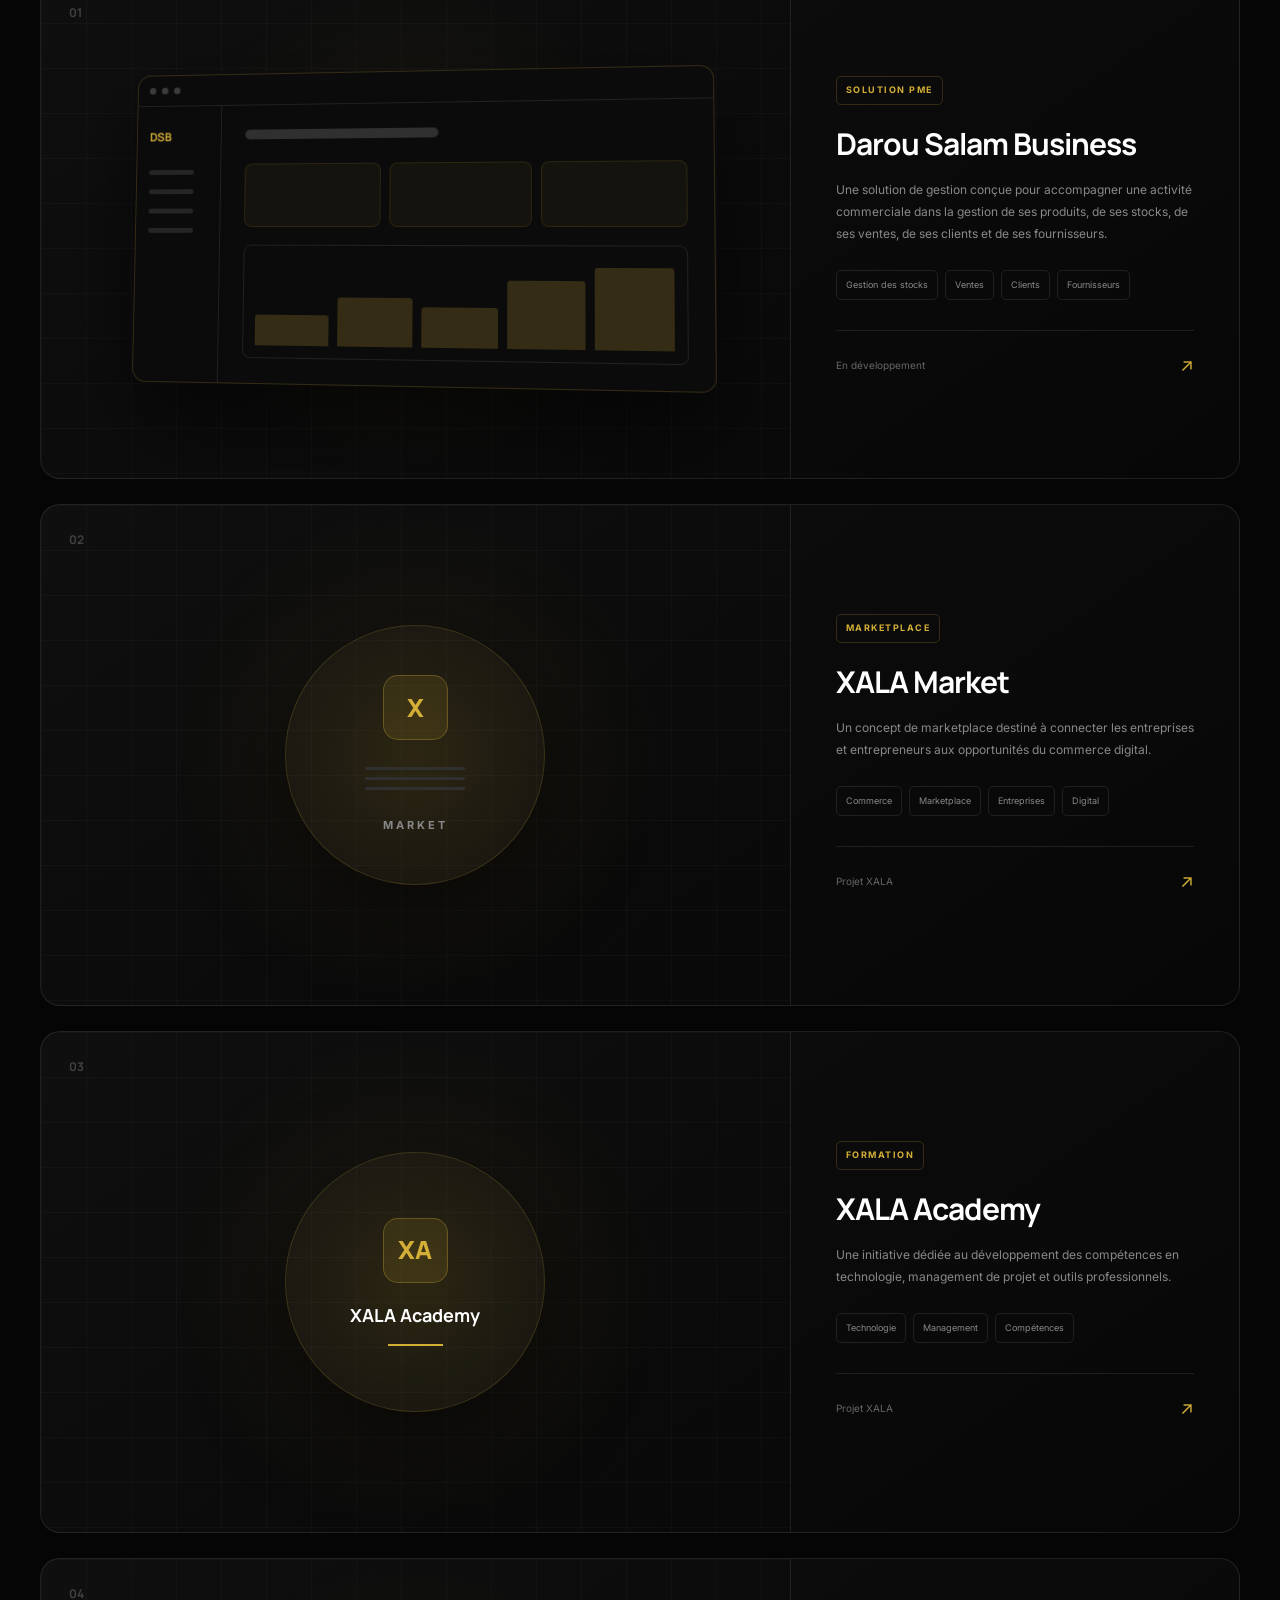
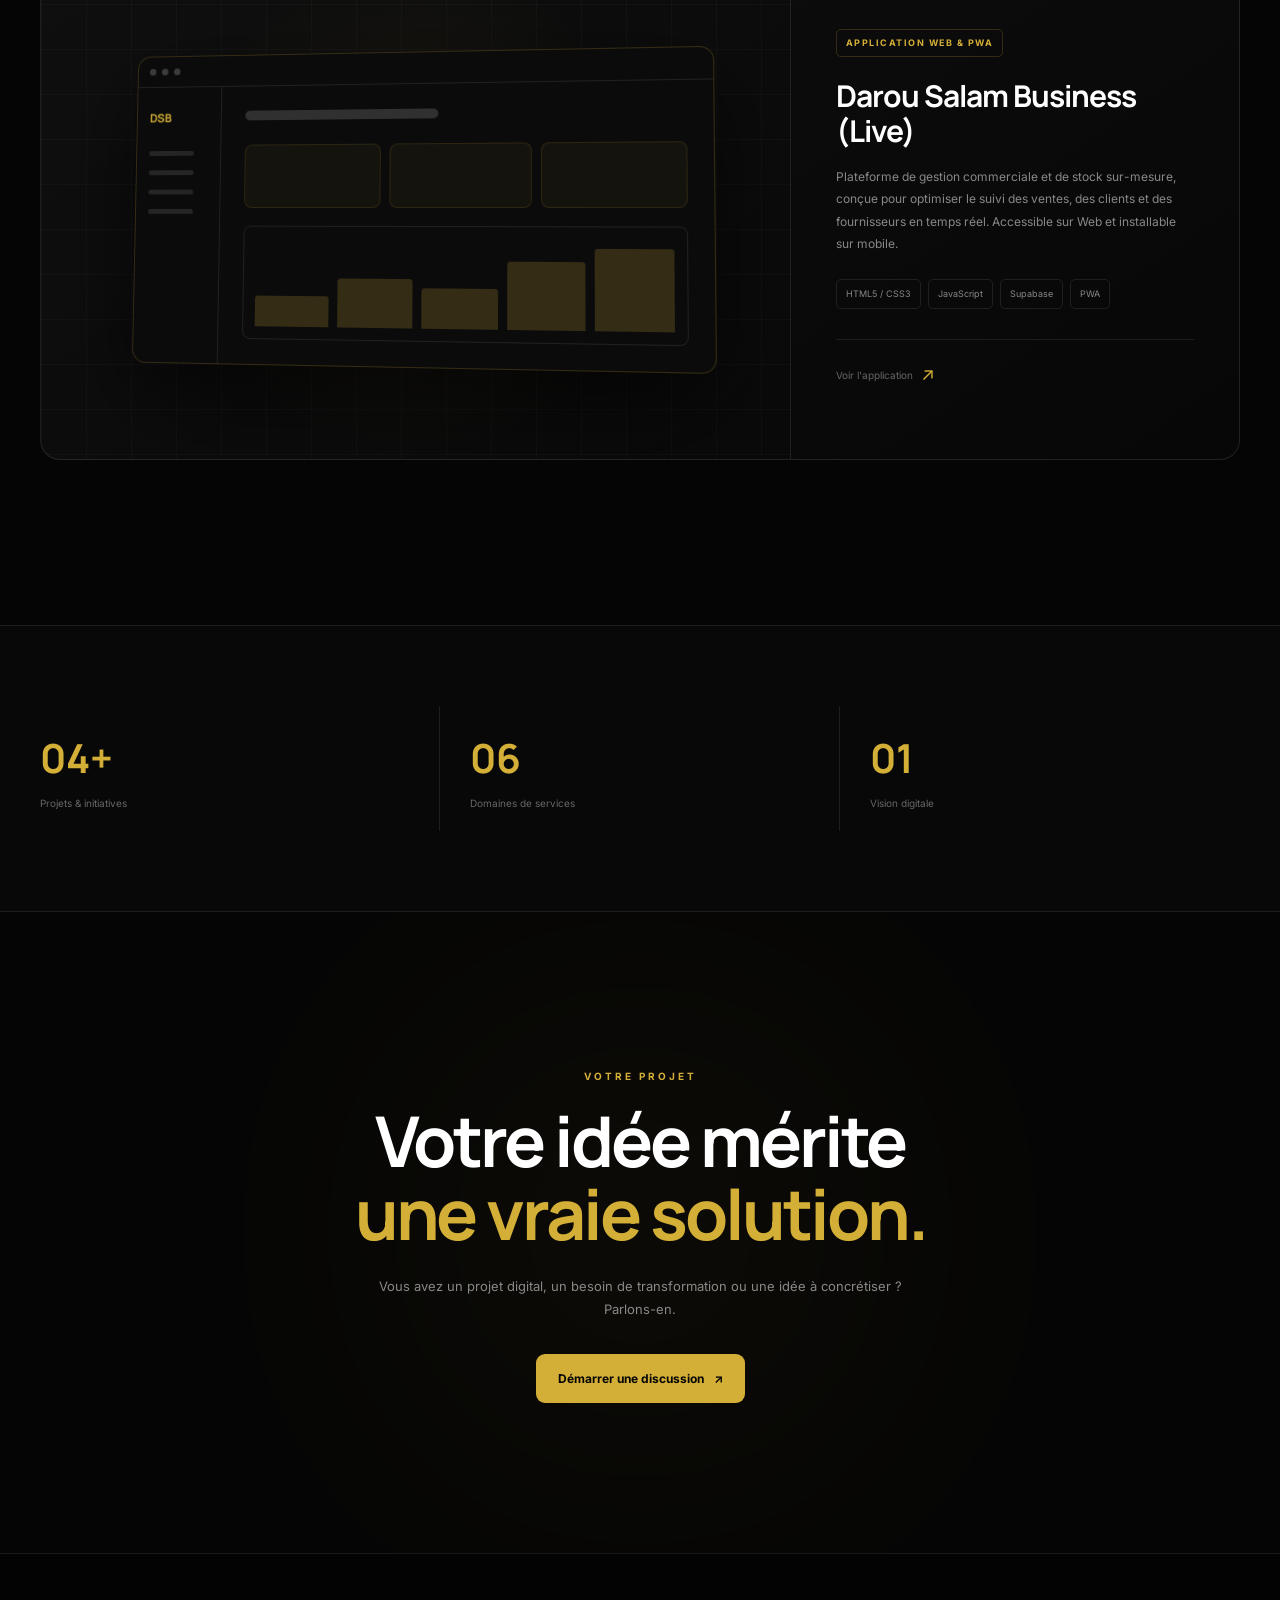
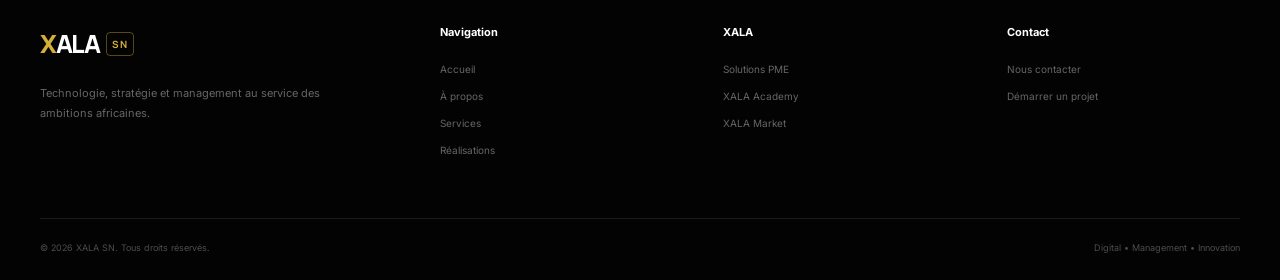
<file: pages/portfolio.html>
<!DOCTYPE html>
<html lang="fr">

<head>
    <meta charset="UTF-8">
    <meta name="viewport" content="width=device-width, initial-scale=1.0">
    <title>Réalisations — XALA SN</title>
    <meta name="description" content="Découvrez les réalisations et projets digitaux de XALA SN.">

    <link rel="preconnect" href="https://fonts.googleapis.com">
    <link rel="preconnect" href="https://fonts.gstatic.com" crossorigin>
    <link href="https://fonts.googleapis.com/css2?family=Inter:wght@400;500;600;700&family=Manrope:wght@600;700;800&display=swap" rel="stylesheet">
    <link rel="stylesheet" href="https://cdnjs.cloudflare.com/ajax/libs/font-awesome/6.5.2/css/all.min.css">
    <link rel="stylesheet" href="../assets/css/style.css">
    <style>
        .realisation-link {
            text-decoration: none;
            color: inherit;
            display: flex;
            align-items: center;
            gap: 8px;
        }
    </style>
</head>

<body>

<!-- =====================================================
     HEADER
===================================================== -->

<header class="header">
    <div class="container navbar">

        <a href="../index.html" class="logo">
            <span class="logo-x">X</span>
            <span class="logo-text">ALA</span>
            <span class="logo-sn">SN</span>
        </a>

        <nav class="nav">
            <a href="../index.html" class="nav-link">Accueil</a>
            <a href="about.html" class="nav-link">À propos</a>
            <a href="services.html" class="nav-link">Services</a>
            <a href="portfolio.html" class="nav-link active">Réalisations</a>
            <a href="contact.html" class="nav-link">Contact</a>
        </nav>

        <a href="contact.html" class="nav-cta">
            Parlons de votre projet
            <span>↗️</span>
        </a>

        <button class="menu-toggle" aria-label="Ouvrir le menu">
            <span></span>
            <span></span>
            <span></span>
        </button>

    </div>
</header>


<!-- =====================================================
     HERO
===================================================== -->

<section class="portfolio-page-hero">
    <div class="portfolio-page-glow"></div>
    <div class="container">
        <div class="portfolio-page-hero-content">
            <span class="portfolio-page-label">NOS RÉALISATIONS</span>
            <h1>
                Transformer les idées
                <span>en solutions concrètes.</span>
            </h1>
            <p>
                Nous concevons des solutions digitales qui répondent
                à des besoins réels et qui permettent aux entreprises
                de mieux travailler, mieux gérer et mieux se développer.
            </p>
        </div>
    </div>
</section>


<!-- =====================================================
     INTRO
===================================================== -->

<section class="portfolio-page-intro">
    <div class="container">
        <div class="portfolio-page-intro-grid">

            <div>
                <span class="portfolio-page-label">NOTRE APPROCHE</span>
                <h2>
                    Chaque projet
                    <span>commence par un besoin.</span>
                </h2>
            </div>

            <div>
                <p>
                    Chez XALA SN, nous ne développons pas des solutions
                    simplement parce que la technologie le permet.
                </p>
                <p>
                    Nous cherchons d'abord à comprendre le problème,
                    les objectifs et les réalités de l'organisation afin
                    de concevoir une solution réellement utile.
                </p>
            </div>

        </div>
    </div>
</section>


<!-- =====================================================
     RÉALISATIONS
===================================================== -->

<section class="portfolio-page-projects" id="realisations">
    <div class="container">

        <div class="portfolio-page-section-header">
            <span class="portfolio-page-label">PROJETS</span>
            <h2>
                Des solutions pensées
                <span>pour des usages réels.</span>
            </h2>
        </div>


        <!-- =================================================
             PROJET 01
        ================================================== -->

        <article class="realisation-card">

            <div class="realisation-visual">
                <div class="realisation-number">01</div>

                <div class="realisation-screen">
                    <div class="screen-top">
                        <span></span>
                        <span></span>
                        <span></span>
                    </div>

                    <div class="screen-content">
                        <div class="screen-sidebar">
                            <strong>DSB</strong>
                            <i></i>
                            <i></i>
                            <i></i>
                            <i></i>
                        </div>

                        <div class="screen-main">
                            <div class="screen-title"></div>

                            <div class="screen-cards">
                                <div></div>
                                <div></div>
                                <div></div>
                            </div>

                            <div class="screen-chart">
                                <span></span>
                                <span></span>
                                <span></span>
                                <span></span>
                                <span></span>
                            </div>
                        </div>
                    </div>
                </div>
            </div>

            <div class="realisation-content">
                <span class="realisation-category">SOLUTION PME</span>

                <h3>Darou Salam Business</h3>

                <p>
                    Une solution de gestion conçue pour accompagner
                    une activité commerciale dans la gestion de ses
                    produits, de ses stocks, de ses ventes, de ses
                    clients et de ses fournisseurs.
                </p>

                <div class="realisation-tags">
                    <span>Gestion des stocks</span>
                    <span>Ventes</span>
                    <span>Clients</span>
                    <span>Fournisseurs</span>
                </div>

                <div class="realisation-footer">
                    <span class="realisation-status">En développement</span>
                    <span class="realisation-arrow">↗️</span>
                </div>
            </div>

        </article>


        <!-- =================================================
             PROJET 02
        ================================================== -->

        <article class="realisation-card">

            <div class="realisation-visual">
                <div class="realisation-number">02</div>

                <div class="realisation-concept">
                    <div class="concept-logo">
                        <span>X</span>
                    </div>

                    <div class="concept-lines">
                        <span></span>
                        <span></span>
                        <span></span>
                    </div>

                    <strong>MARKET</strong>
                </div>
            </div>

            <div class="realisation-content">
                <span class="realisation-category">MARKETPLACE</span>

                <h3>XALA Market</h3>

                <p>
                    Un concept de marketplace destiné à connecter
                    les entreprises et entrepreneurs aux opportunités
                    du commerce digital.
                </p>

                <div class="realisation-tags">
                    <span>Commerce</span>
                    <span>Marketplace</span>
                    <span>Entreprises</span>
                    <span>Digital</span>
                </div>

                <div class="realisation-footer">
                    <span class="realisation-status">Projet XALA</span>
                    <span class="realisation-arrow">↗️</span>
                </div>
            </div>

        </article>


        <!-- =================================================
             PROJET 03
        ================================================== -->

        <article class="realisation-card">

            <div class="realisation-visual">
                <div class="realisation-number">03</div>

                <div class="academy-concept">
                    <div class="academy-icon">XA</div>
                    <h4>XALA Academy</h4>
                    <div class="academy-line"></div>
                </div>
            </div>

            <div class="realisation-content">
                <span class="realisation-category">FORMATION</span>

                <h3>XALA Academy</h3>

                <p>
                    Une initiative dédiée au développement des
                    compétences en technologie, management de projet
                    et outils professionnels.
                </p>

                <div class="realisation-tags">
                    <span>Technologie</span>
                    <span>Management</span>
                    <span>Compétences</span>
                </div>

                <div class="realisation-footer">
                    <span class="realisation-status">Projet XALA</span>
                    <span class="realisation-arrow">↗️</span>
                </div>
            </div>

        </article>


        <!-- =================================================
             PROJET 04 (Darou Salam Business - Version Live)
        ================================================== -->

        <article class="realisation-card">

            <div class="realisation-visual">
                <div class="realisation-number">04</div>

                <div class="realisation-screen">
                    <div class="screen-top">
                        <span></span>
                        <span></span>
                        <span></span>
                    </div>

                    <div class="screen-content">
                        <div class="screen-sidebar">
                            <strong>DSB</strong>
                            <i></i>
                            <i></i>
                            <i></i>
                            <i></i>
                        </div>

                        <div class="screen-main">
                            <div class="screen-title"></div>
                            <div class="screen-cards">
                                <div></div>
                                <div></div>
                                <div></div>
                            </div>
                            <div class="screen-chart">
                                <span></span>
                                <span></span>
                                <span></span>
                                <span></span>
                                <span></span>
                            </div>
                        </div>
                    </div>
                </div>
            </div>

            <div class="realisation-content">
                <span class="realisation-category">APPLICATION WEB & PWA</span>

                <h3>Darou Salam Business (Live)</h3>

                <p>
                    Plateforme de gestion commerciale et de stock sur-mesure, conçue pour optimiser le suivi des ventes, des clients et des fournisseurs en temps réel. Accessible sur Web et installable sur mobile.
                </p>

                <div class="realisation-tags">
                    <span>HTML5 / CSS3</span>
                    <span>JavaScript</span>
                    <span>Supabase</span>
                    <span>PWA</span>
                </div>

                <div class="realisation-footer">
                    <a href="https://halifaoumar657-ai.github.io/DarouSalamBusiness/" target="_blank" rel="noopener noreferrer" class="realisation-link">
                        <span class="realisation-status">Voir l'application</span>
                        <span class="realisation-arrow">↗️</span>
                    </a>
                </div>
            </div>

        </article>

    </div>
</section>


<!-- =====================================================
     CHIFFRES
===================================================== -->

<section class="portfolio-page-stats">
    <div class="container">
        <div class="portfolio-page-stats-grid">

            <div>
                <strong>04+</strong>
                <span>Projets & initiatives</span>
            </div>

            <div>
                <strong>06</strong>
                <span>Domaines de services</span>
            </div>

            <div>
                <strong>01</strong>
                <span>Vision digitale</span>
            </div>

        </div>
    </div>
</section>


<!-- =====================================================
     CTA
===================================================== -->

<section class="portfolio-page-cta">
    <div class="portfolio-page-cta-glow"></div>
    <div class="container">
        <div class="portfolio-page-cta-content">

            <span class="portfolio-page-label">VOTRE PROJET</span>

            <h2>
                Votre idée mérite
                <span>une vraie solution.</span>
            </h2>

            <p>
                Vous avez un projet digital, un besoin de
                transformation ou une idée à concrétiser ?
                Parlons-en.
            </p>

            <a href="contact.html" class="portfolio-page-btn">
                Démarrer une discussion
                <span>↗️</span>
            </a>

        </div>
    </div>
</section>


<!-- =====================================================
     FOOTER
===================================================== -->

<footer class="footer">
    <div class="container">

        <div class="footer-grid">

            <div class="footer-brand">
                <a href="../index.html" class="logo">
                    <span class="logo-x">X</span>
                    <span class="logo-text">ALA</span>
                    <span class="logo-sn">SN</span>
                </a>
                <p>
                    Technologie, stratégie et management
                    au service des ambitions africaines.
                </p>
            </div>

            <div class="footer-column">
                <h3>Navigation</h3>
                <a href="../index.html">Accueil</a>
                <a href="about.html">À propos</a>
                <a href="services.html">Services</a>
                <a href="portfolio.html">Réalisations</a>
            </div>

            <div class="footer-column">
                <h3>XALA</h3>
                <a href="services.html">Solutions PME</a>
                <a href="services.html">XALA Academy</a>
                <a href="services.html">XALA Market</a>
            </div>

            <div class="footer-column">
                <h3>Contact</h3>
                <a href="contact.html">Nous contacter</a>
                <a href="contact.html">Démarrer un projet</a>
            </div>

        </div>

        <div class="footer-bottom">
            <span>© 2026 XALA SN. Tous droits réservés.</span>
            <span>Digital • Management • Innovation</span>
        </div>

    </div>
</footer>


<script src="../assets/js/script.js"></script>

<!-- =====================================================
     BOUTONS FLOTTANTS
===================================================== -->

<!-- Retour en haut -->
<button class="back-to-top" id="backToTop" aria-label="Retour en haut">
    ↑
</button>

<!-- WhatsApp -->
<a href="https://wa.me/221763623959" class="whatsapp-button" target="_blank" rel="noopener noreferrer" aria-label="Contacter XALA SN sur WhatsApp">
    <span>◉</span>
</a>

</body>
</html>
</file>
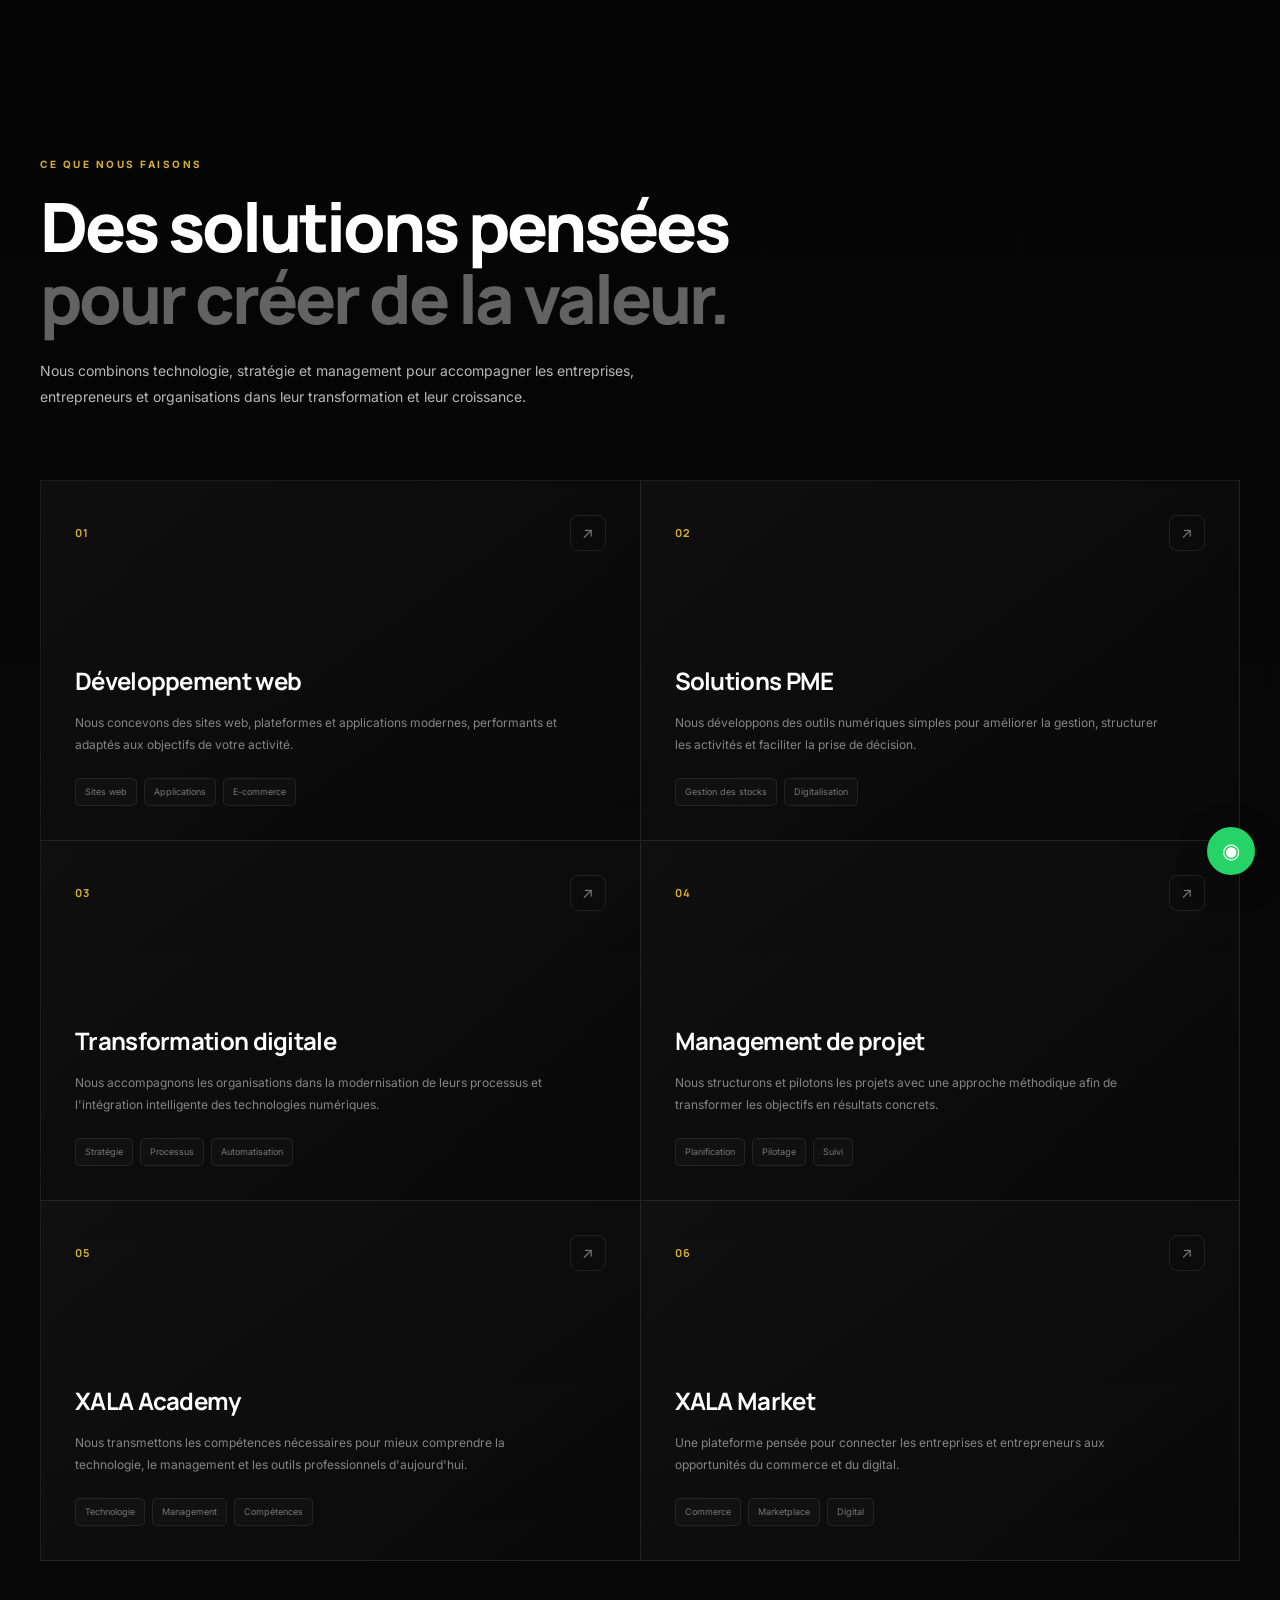
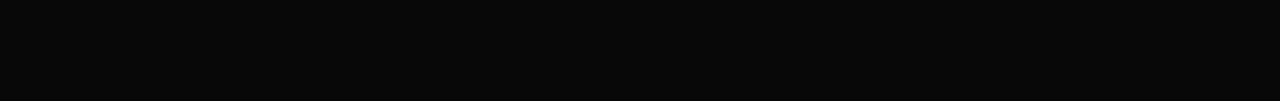
<file: pages/services.html>
<!DOCTYPE html>
<html lang="fr">

<head>

    <meta charset="UTF-8">

    <meta name="viewport" content="width=device-width, initial-scale=1.0">

    <title>Services — XALA SN</title>

    <link rel="preconnect" href="https://fonts.googleapis.com">
    <link rel="preconnect" href="https://fonts.gstatic.com" crossorigin>

    <link
        href="https://fonts.googleapis.com/css2?family=Inter:wght@400;500;600;700&family=Manrope:wght@600;700;800&display=swap"
        rel="stylesheet"
    >

    <link rel="stylesheet" href="../assets/css/style.css">


    <style>

        /* =====================================================
           SERVICES — XALA SN
           SAME MOOD AS ABOUT
        ===================================================== */

        body {
            background: #050505;
            color: #ffffff;
        }


        /* =====================================================
           SERVICES SECTION
        ===================================================== */

        .services-section {

            min-height: 100vh;

            padding: 150px 0 140px;

            background:
                linear-gradient(
                    180deg,
                    #050505 0%,
                    #080808 100%
                );

        }


        /* =====================================================
           INTRODUCTION
        ===================================================== */

        .services-header {

            max-width: 720px;

            margin-bottom: 70px;

        }


        .services-label {

            display: inline-block;

            margin-bottom: 18px;

            color: #d4af37;

            font-size: 10px;

            font-weight: 700;

            letter-spacing: 2.5px;

        }


        .services-header h1 {

            max-width: 700px;

            margin: 0;

            font-family: "Manrope", sans-serif;

            font-size: clamp(
                42px,
                6vw,
                68px
            );

            font-weight: 800;

            line-height: 1.06;

            letter-spacing: -3px;

            color: #ffffff;

        }


        .services-header h1 span {

            display: block;

            color: #626262;

        }


        .services-header p {

            max-width: 600px;

            margin-top: 24px;

            color: #b8b8b8;

            font-size: 14px;

            line-height: 1.85;

        }


        /* =====================================================
           SERVICES GRID
        ===================================================== */

        .services-grid {

            display: grid;

            grid-template-columns:
                repeat(2, 1fr);

            border-top: 1px solid rgba(255,255,255,0.09);

            border-left: 1px solid rgba(255,255,255,0.09);

        }


        /* =====================================================
           SERVICE
        ===================================================== */

        .service-item {

            position: relative;

            min-height: 360px;

            display: flex;

            flex-direction: column;

            padding: 34px;

            overflow: hidden;

            background:
                linear-gradient(
                    145deg,
                    rgba(255,255,255,0.035),
                    rgba(255,255,255,0.008)
                );

            border-right:
                1px solid rgba(255,255,255,0.09);

            border-bottom:
                1px solid rgba(255,255,255,0.09);

            transition:
                transform 0.4s ease,
                border-color 0.4s ease,
                background 0.4s ease;

        }


        /* =====================================================
           GOLD GLOW
        ===================================================== */

        .service-item::before {

            content: "";

            position: absolute;

            width: 180px;
            height: 180px;

            top: -100px;
            right: -100px;

            border-radius: 50%;

            background: #d4af37;

            filter: blur(90px);

            opacity: 0;

            transition: opacity 0.4s ease;

        }


        .service-item:hover {

            transform: translateY(-6px);

            border-color:
                rgba(212,175,55,0.28);

            background:
                linear-gradient(
                    145deg,
                    rgba(255,255,255,0.05),
                    rgba(255,255,255,0.012)
                );

        }


        .service-item:hover::before {

            opacity: 0.08;

        }


        /* =====================================================
           TOP
        ===================================================== */

        .service-top {

            position: relative;

            z-index: 2;

            display: flex;

            align-items: center;

            justify-content: space-between;

        }


        .service-number {

            color: #d4af37;

            font-family: "Manrope", sans-serif;

            font-size: 11px;

            font-weight: 700;

            letter-spacing: 1px;

        }


        .service-arrow {

            width: 36px;
            height: 36px;

            display: grid;

            place-items: center;

            border: 1px solid rgba(255,255,255,0.09);

            border-radius: 8px;

            color: #777777;

            font-size: 15px;

            transition: 0.35s ease;

        }


        .service-item:hover .service-arrow {

            border-color:
                rgba(212,175,55,0.35);

            color: #d4af37;

            transform:
                translate(3px,-3px);

        }


        /* =====================================================
           CONTENT
        ===================================================== */

        .service-content {

            position: relative;

            z-index: 2;

            margin-top: auto;

            padding-top: 70px;

        }


        .service-content h2 {

            margin: 0;

            font-family: "Manrope", sans-serif;

            font-size: 24px;

            font-weight: 700;

            letter-spacing: -0.7px;

            color: #ffffff;

        }


        .service-content p {

            max-width: 500px;

            margin-top: 12px;

            color: #858585;

            font-size: 12px;

            line-height: 1.8;

        }


        /* =====================================================
           TAGS
        ===================================================== */

        .service-tags {

            display: flex;

            flex-wrap: wrap;

            gap: 7px;

            margin-top: 22px;

        }


        .service-tags span {

            padding: 6px 9px;

            border: 1px solid rgba(255,255,255,0.08);

            border-radius: 5px;

            background: rgba(255,255,255,0.02);

            color: #777777;

            font-size: 9px;

            transition: 0.35s ease;

        }


        .service-item:hover .service-tags span {

            border-color:
                rgba(212,175,55,0.22);

            color: #b8b8b8;

        }


        /* =====================================================
           TABLET
        ===================================================== */

        @media (max-width: 800px) {

            .services-section {

                padding: 120px 0 100px;

            }


            .services-grid {

                grid-template-columns: 1fr;

            }


            .service-item {

                min-height: 330px;

            }

        }


        /* =====================================================
           MOBILE
        ===================================================== */

        @media (max-width: 600px) {

            .services-section {

                padding: 100px 0 80px;

            }


            .services-header {

                margin-bottom: 45px;

            }


            .services-header h1 {

                font-size: 40px;

                letter-spacing: -2px;

            }


            .services-header p {

                font-size: 12px;

            }


            .service-item {

                min-height: 300px;

                padding: 25px;

            }


            .service-content {

                padding-top: 55px;

            }


            .service-content h2 {

                font-size: 21px;

            }


            .service-content p {

                font-size: 11px;

            }

        }

    </style>

</head>


<body>


    <main>

        <section class="services-section" id="services">

            <div class="container">


                <!-- INTRODUCTION -->

                <div class="services-header">

                    <span class="services-label">
                        CE QUE NOUS FAISONS
                    </span>

                    <h1>

                        Des solutions pensées

                        <span>
                            pour créer de la valeur.
                        </span>

                    </h1>

                    <p>

                        Nous combinons technologie, stratégie et management
                        pour accompagner les entreprises, entrepreneurs et
                        organisations dans leur transformation et leur croissance.

                    </p>

                </div>


                <!-- SERVICES -->

                <div class="services-grid">


                    <!-- SERVICE 01 -->

                    <article class="service-item">

                        <div class="service-top">

                            <span class="service-number">
                                01
                            </span>

                            <span class="service-arrow">
                                ↗
                            </span>

                        </div>


                        <div class="service-content">

                            <h2>
                                Développement web
                            </h2>

                            <p>

                                Nous concevons des sites web, plateformes et
                                applications modernes, performants et adaptés
                                aux objectifs de votre activité.

                            </p>


                            <div class="service-tags">

                                <span>Sites web</span>

                                <span>Applications</span>

                                <span>E-commerce</span>

                            </div>

                        </div>

                    </article>


                    <!-- SERVICE 02 -->

                    <article class="service-item">

                        <div class="service-top">

                            <span class="service-number">
                                02
                            </span>

                            <span class="service-arrow">
                                ↗
                            </span>

                        </div>


                        <div class="service-content">

                            <h2>
                                Solutions PME
                            </h2>

                            <p>

                                Nous développons des outils numériques simples
                                pour améliorer la gestion, structurer les activités
                                et faciliter la prise de décision.

                            </p>


                            <div class="service-tags">

                                <span>Gestion des stocks</span>

                                <span>Digitalisation</span>

                            </div>

                        </div>

                    </article>


                    <!-- SERVICE 03 -->

                    <article class="service-item">

                        <div class="service-top">

                            <span class="service-number">
                                03
                            </span>

                            <span class="service-arrow">
                                ↗
                            </span>

                        </div>


                        <div class="service-content">

                            <h2>
                                Transformation digitale
                            </h2>

                            <p>

                                Nous accompagnons les organisations dans la
                                modernisation de leurs processus et l'intégration
                                intelligente des technologies numériques.

                            </p>


                            <div class="service-tags">

                                <span>Stratégie</span>

                                <span>Processus</span>

                                <span>Automatisation</span>

                            </div>

                        </div>

                    </article>


                    <!-- SERVICE 04 -->

                    <article class="service-item">

                        <div class="service-top">

                            <span class="service-number">
                                04
                            </span>

                            <span class="service-arrow">
                                ↗
                            </span>

                        </div>


                        <div class="service-content">

                            <h2>
                                Management de projet
                            </h2>

                            <p>

                                Nous structurons et pilotons les projets avec
                                une approche méthodique afin de transformer
                                les objectifs en résultats concrets.

                            </p>


                            <div class="service-tags">

                                <span>Planification</span>

                                <span>Pilotage</span>

                                <span>Suivi</span>

                            </div>

                        </div>

                    </article>


                    <!-- SERVICE 05 -->

                    <article class="service-item">

                        <div class="service-top">

                            <span class="service-number">
                                05
                            </span>

                            <span class="service-arrow">
                                ↗
                            </span>

                        </div>


                        <div class="service-content">

                            <h2>
                                XALA Academy
                            </h2>

                            <p>

                                Nous transmettons les compétences nécessaires
                                pour mieux comprendre la technologie, le management
                                et les outils professionnels d'aujourd'hui.

                            </p>


                            <div class="service-tags">

                                <span>Technologie</span>

                                <span>Management</span>

                                <span>Compétences</span>

                            </div>

                        </div>

                    </article>


                    <!-- SERVICE 06 -->

                    <article class="service-item">

                        <div class="service-top">

                            <span class="service-number">
                                06
                            </span>

                            <span class="service-arrow">
                                ↗
                            </span>

                        </div>


                        <div class="service-content">

                            <h2>
                                XALA Market
                            </h2>

                            <p>

                                Une plateforme pensée pour connecter les entreprises
                                et entrepreneurs aux opportunités du commerce
                                et du digital.

                            </p>


                            <div class="service-tags">

                                <span>Commerce</span>

                                <span>Marketplace</span>

                                <span>Digital</span>

                            </div>

                        </div>

                    </article>


                </div>

            </div>

        </section>

    </main>

<!-- =====================================================
     BOUTONS FLOTTANTS
===================================================== -->

<!-- Retour en haut -->
<button
    class="back-to-top"
    id="backToTop"
    aria-label="Retour en haut"
>
    ↑
</button>


<!-- WhatsApp -->
<a
    href="https://wa.me/221763623959"
    class="whatsapp-button"
    target="_blank"
    rel="noopener noreferrer"
    aria-label="Contacter XALA SN sur WhatsApp"
>
    <span>◉</span>
</a>
</body>

</html>
</file>
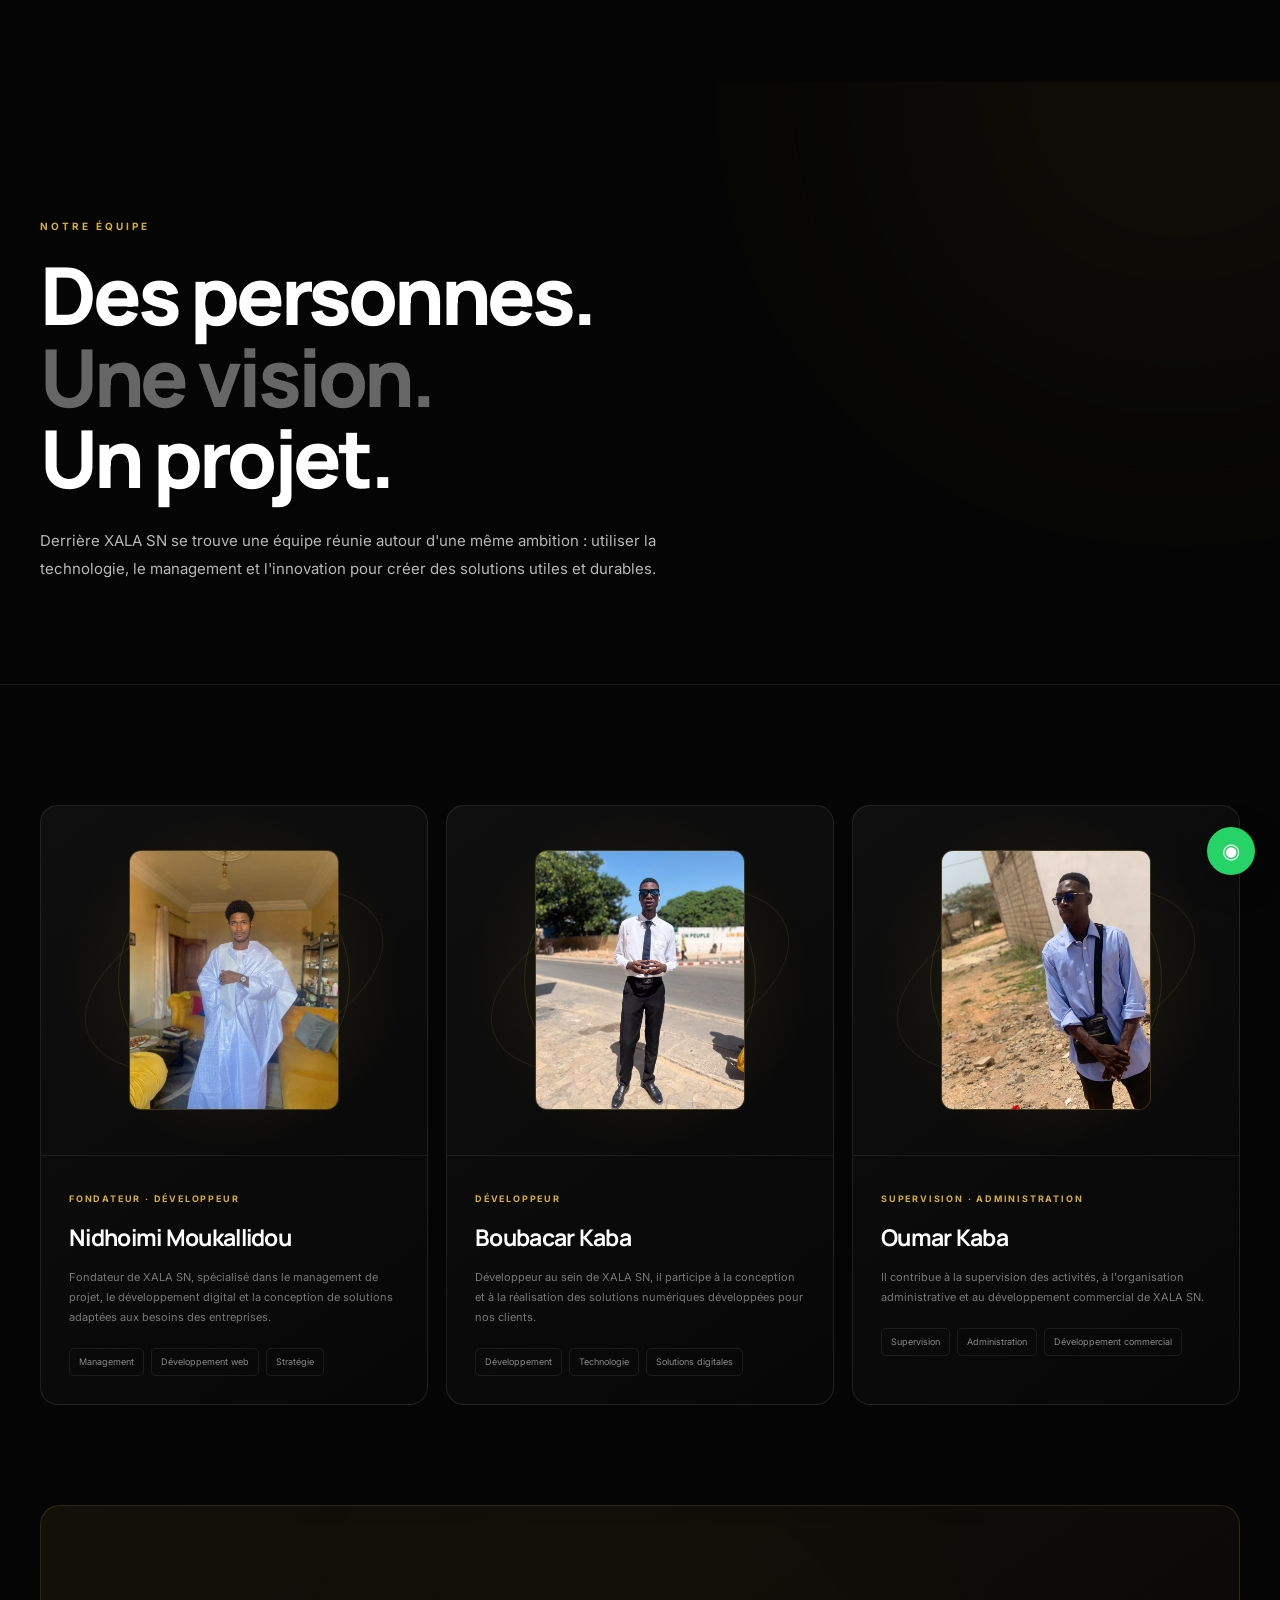
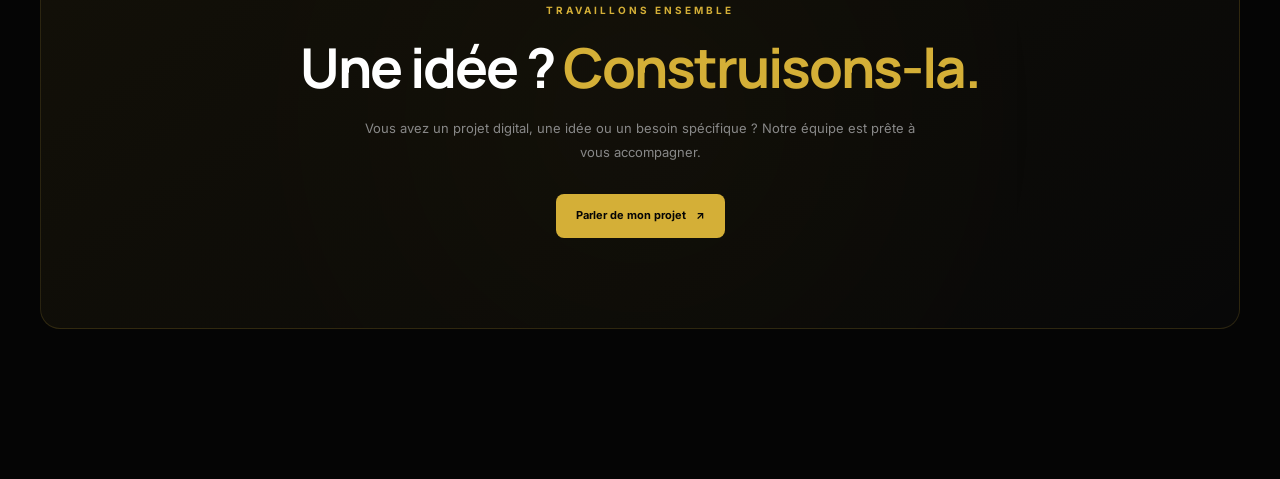
<file: pages/team.html>
<!DOCTYPE html>
<html lang="fr">

<head>

    <meta charset="UTF-8">

    <meta
        name="viewport"
        content="width=device-width, initial-scale=1.0"
    >

    <title>Notre équipe — XALA SN</title>

    <meta
        name="description"
        content="Découvrez l'équipe XALA SN, une équipe passionnée par la technologie, le management et la transformation digitale."
    >

    <!-- Google Fonts -->
    <link rel="preconnect" href="https://fonts.googleapis.com">
    <link rel="preconnect" href="https://fonts.gstatic.com" crossorigin>

    <link
        href="https://fonts.googleapis.com/css2?family=Inter:wght@400;500;600;700&family=Manrope:wght@600;700;800&display=swap"
        rel="stylesheet"
    >

    <!-- CSS -->
    <link rel="stylesheet" href="../assets/css/style.css">

    <style>

        /* =====================================================
           PAGE ÉQUIPE
        ===================================================== */

        .team-page {
            background: #050505;
            color: #ffffff;
            min-height: 100vh;
            padding-top: 82px;
        }


        /* =====================================================
           HERO
        ===================================================== */

        .team-hero {
            position: relative;
            padding: 130px 0 100px;
            overflow: hidden;
            border-bottom: 1px solid rgba(255,255,255,0.08);
        }

        .team-hero::before {
            content: "";
            position: absolute;
            width: 500px;
            height: 500px;
            top: -250px;
            right: -150px;
            border-radius: 50%;
            background: #d4af37;
            filter: blur(150px);
            opacity: 0.08;
            pointer-events: none;
        }

        .team-label {
            display: inline-block;
            margin-bottom: 20px;
            color: #d4af37;
            font-size: 10px;
            font-weight: 700;
            letter-spacing: 3px;
        }

        .team-hero h1 {
            max-width: 850px;
            font-family: "Manrope", sans-serif;
            font-size: clamp(45px, 7vw, 80px);
            line-height: 1.02;
            letter-spacing: -4px;
            font-weight: 800;
        }

        .team-hero h1 span {
            display: block;
            color: #666666;
        }

        .team-hero p {
            max-width: 620px;
            margin-top: 28px;
            color: #b8b8b8;
            font-size: 15px;
            line-height: 1.9;
        }


        /* =====================================================
           TEAM SECTION
        ===================================================== */

        .team-section {
            padding: 120px 0 150px;
        }

        .team-grid {
            display: grid;
            grid-template-columns: repeat(3, 1fr);
            gap: 18px;
        }


        /* =====================================================
           TEAM CARD
        ===================================================== */

        .team-card {
            position: relative;
            overflow: hidden;
            border: 1px solid rgba(255,255,255,0.09);
            border-radius: 18px;
            background:
                linear-gradient(
                    145deg,
                    rgba(255,255,255,0.045),
                    rgba(255,255,255,0.012)
                );
            transition:
                transform 0.4s ease,
                border-color 0.4s ease;
        }

        .team-card:hover {
            transform: translateY(-8px);
            border-color: rgba(212,175,55,0.35);
        }


        /* =====================================================
           PHOTO
        ===================================================== */

        .team-photo {
            position: relative;
            height: 350px;
            display: flex;
            align-items: center;
            justify-content: center;
            overflow: hidden;
            background:
                radial-gradient(
                    circle at center,
                    rgba(212,175,55,0.12),
                    transparent 65%
                );
            border-bottom: 1px solid rgba(255,255,255,0.08);
        }

        .team-photo::before {
            content: "";
            position: absolute;
            width: 230px;
            height: 230px;
            border: 1px solid rgba(212,175,55,0.15);
            border-radius: 50%;
        }

        .team-photo::after {
            content: "";
            position: absolute;
            width: 310px;
            height: 160px;
            border: 1px solid rgba(212,175,55,0.10);
            border-radius: 50%;
            transform: rotate(-20deg);
        }

        .team-photo img {
            position: relative;
            z-index: 2;
            width: 210px;
            height: 260px;
            object-fit: cover;
            border-radius: 12px;
            border: 1px solid rgba(212,175,55,0.25);
            filter: grayscale(15%);
            transition: transform 0.5s ease;
        }

        .team-card:hover .team-photo img {
            transform: scale(1.04);
        }


        /* =====================================================
           PHOTO PLACEHOLDER
        ===================================================== */

        .team-placeholder {
            position: relative;
            z-index: 2;
            width: 210px;
            height: 260px;
            display: flex;
            align-items: center;
            justify-content: center;
            border: 1px solid rgba(212,175,55,0.25);
            border-radius: 12px;
            background: #0d0d0d;
            color: #d4af37;
            font-family: "Manrope", sans-serif;
            font-size: 55px;
            font-weight: 800;
        }


        /* =====================================================
           INFORMATIONS
        ===================================================== */

        .team-info {
            padding: 28px;
        }

        .team-role {
            display: inline-block;
            color: #d4af37;
            font-size: 9px;
            font-weight: 700;
            letter-spacing: 1.8px;
            text-transform: uppercase;
        }

        .team-info h2 {
            margin-top: 10px;
            font-family: "Manrope", sans-serif;
            font-size: 23px;
            font-weight: 700;
            letter-spacing: -0.7px;
        }

        .team-info p {
            margin-top: 12px;
            color: #777777;
            font-size: 11px;
            line-height: 1.8;
        }


        /* =====================================================
           COMPÉTENCES
        ===================================================== */

        .team-skills {
            display: flex;
            flex-wrap: wrap;
            gap: 7px;
            margin-top: 20px;
        }

        .team-skills span {
            padding: 6px 9px;
            border: 1px solid rgba(255,255,255,0.08);
            border-radius: 5px;
            color: #888888;
            font-size: 9px;
        }


        /* =====================================================
           CTA
        ===================================================== */

        .team-cta {
            position: relative;
            margin-top: 100px;
            padding: 90px 30px;
            overflow: hidden;
            text-align: center;
            border: 1px solid rgba(212,175,55,0.16);
            border-radius: 20px;
            background:
                linear-gradient(
                    145deg,
                    rgba(212,175,55,0.07),
                    rgba(255,255,255,0.015)
                );
        }

        .team-cta::before {
            content: "";
            position: absolute;
            width: 350px;
            height: 350px;
            top: 50%;
            left: 50%;
            border-radius: 50%;
            background: #d4af37;
            filter: blur(150px);
            opacity: 0.06;
            transform: translate(-50%, -50%);
        }

        .team-cta-content {
            position: relative;
            z-index: 2;
        }

        .team-cta h2 {
            max-width: 700px;
            margin: auto;
            font-family: "Manrope", sans-serif;
            font-size: clamp(35px, 5vw, 55px);
            line-height: 1.08;
            letter-spacing: -2px;
        }

        .team-cta h2 span {
            color: #d4af37;
        }

        .team-cta p {
            max-width: 550px;
            margin: 20px auto 0;
            color: #888888;
            font-size: 13px;
            line-height: 1.8;
        }

        .team-button {
            display: inline-flex;
            align-items: center;
            gap: 10px;
            margin-top: 30px;
            padding: 13px 20px;
            border-radius: 8px;
            background: #d4af37;
            color: #050505;
            font-size: 11px;
            font-weight: 700;
            transition: 0.35s ease;
        }

        .team-button:hover {
            background: #f1d477;
            transform: translateY(-3px);
        }


        /* =====================================================
           TABLETTE
        ===================================================== */

        @media (max-width: 900px) {

            .team-grid {
                grid-template-columns: 1fr 1fr;
            }

            .team-card:first-child {
                grid-column: 1 / -1;
            }

        }


        /* =====================================================
           MOBILE
        ===================================================== */

        @media (max-width: 600px) {

            .team-page {
                padding-top: 70px;
            }

            .team-hero {
                padding: 90px 0 75px;
            }

            .team-hero h1 {
                font-size: 43px;
                letter-spacing: -2.5px;
            }

            .team-hero p {
                font-size: 12px;
            }

            .team-section {
                padding: 80px 0 100px;
            }

            .team-grid {
                grid-template-columns: 1fr;
            }

            .team-card:first-child {
                grid-column: auto;
            }

            .team-photo {
                height: 320px;
            }

            .team-info {
                padding: 24px;
            }

            .team-cta {
                margin-top: 70px;
                padding: 65px 20px;
            }

            .team-cta h2 {
                font-size: 36px;
            }

        }

    </style>

</head>


<body>

    <main class="team-page">


        <!-- =================================================
             HERO
        ================================================== -->

        <section class="team-hero">

            <div class="container">

                <span class="team-label">
                    NOTRE ÉQUIPE
                </span>

                <h1>
                    Des personnes.
                    <span>Une vision.</span>
                    Un projet.
                </h1>

                <p>
                    Derrière XALA SN se trouve une équipe réunie autour
                    d'une même ambition : utiliser la technologie,
                    le management et l'innovation pour créer des
                    solutions utiles et durables.
                </p>

            </div>

        </section>


        <!-- =================================================
             MEMBRES
        ================================================== -->

        <section class="team-section">

            <div class="container">

                <div class="team-grid">


                    <!-- MEMBRE 01 -->

                    <article class="team-card">

                        <div class="team-photo">

                            <img src="../assets/images/Moukallidou.jpg" alt="Nidhoimi Moukallidou">

                        </div>

                        <div class="team-info">

                            <span class="team-role">
                                Fondateur · Développeur
                            </span>

                            <h2>
                                Nidhoimi Moukallidou
                            </h2>

                            <p>
                                Fondateur de XALA SN, spécialisé dans le
                                management de projet, le développement
                                digital et la conception de solutions
                                adaptées aux besoins des entreprises.
                            </p>

                            <div class="team-skills">

                                <span>Management</span>
                                <span>Développement web</span>
                                <span>Stratégie</span>

                            </div>

                        </div>

                    </article>


                    <!-- MEMBRE 02 -->

                    <article class="team-card">

                        <div class="team-photo">

                            <img src="../assets/images/Bouba.jpg" alt="Boubacar Kaba">

                        </div>

                        <div class="team-info">

                            <span class="team-role">
                                Développeur
                            </span>

                            <h2>
                                Boubacar Kaba
                            </h2>

                            <p>
                                Développeur au sein de XALA SN, il participe
                                à la conception et à la réalisation des
                                solutions numériques développées pour
                                nos clients.
                            </p>

                            <div class="team-skills">

                                <span>Développement</span>
                                <span>Technologie</span>
                                <span>Solutions digitales</span>

                            </div>

                        </div>

                    </article>


                    <!-- MEMBRE 03 -->

                    <article class="team-card">

                        <div class="team-photo">

                            <img src="../assets/images/Oumar.jpg" alt="Oumar Kaba">

                        </div>

                        <div class="team-info">

                            <span class="team-role">
                                Supervision · Administration
                            </span>

                            <h2>
                                Oumar Kaba
                            </h2>

                            <p>
                                Il contribue à la supervision des activités,
                                à l'organisation administrative et au
                                développement commercial de XALA SN.
                            </p>

                            <div class="team-skills">

                                <span>Supervision</span>
                                <span>Administration</span>
                                <span>Développement commercial</span>

                            </div>

                        </div>

                    </article>


                </div>


                <!-- =================================================
                     CTA
                ================================================== -->

                <div class="team-cta">

                    <div class="team-cta-content">

                        <span class="team-label">
                            TRAVAILLONS ENSEMBLE
                        </span>

                        <h2>
                            Une idée ?
                            <span>Construisons-la.</span>
                        </h2>

                        <p>
                            Vous avez un projet digital, une idée ou
                            un besoin spécifique ? Notre équipe est
                            prête à vous accompagner.
                        </p>

                        <a
                            href="contact.html"
                            class="team-button"
                        >
                            Parler de mon projet
                            <span>↗</span>
                        </a>

                    </div>

                </div>

            </div>

        </section>

    </main>


    <!-- JS -->
    <script src="../assets/js/script.js"></script>
<!-- =====================================================
     BOUTONS FLOTTANTS
===================================================== -->

<!-- Retour en haut -->
<button
    class="back-to-top"
    id="backToTop"
    aria-label="Retour en haut"
>
    ↑
</button>


<!-- WhatsApp -->
<a
    href="https://wa.me/221763623959"
    class="whatsapp-button"
    target="_blank"
    rel="noopener noreferrer"
    aria-label="Contacter XALA SN sur WhatsApp"
>
    <span>◉</span>
</a>
</body>

</html>
</file>
<file: assets/css/style.css>
/* =========================================================
   XALA SN
   CORPORATE PORTFOLIO
   DESIGN SYSTEM
   RESPONSIVE — DESKTOP / TABLET / MOBILE
========================================================= */


/* =========================================================
   VARIABLES
========================================================= */

:root {

    --black: #050505;
--black-2: #080808;
--black-3: #0d0d0d;
--card: #111111;

--white: #ffffff;
--white-soft: #b8b8b8;
--gray: #777777;
--gray-dark: #444444;

--gold: #d4af37;
--gold-light: #f1d477;
--gold-soft: rgba(212, 175, 55, 0.12);

--border: rgba(255, 255, 255, 0.09);
--border-gold: rgba(212, 175, 55, 0.25);


    --container: 1200px;

    --radius: 16px;

    --transition: 0.35s ease;

}


/* =========================================================
   RESET
========================================================= */

* {
    margin: 0;
    padding: 0;
    box-sizing: border-box;
}


html {
    scroll-behavior: smooth;
}


body {

    font-family: "Inter", sans-serif;

    background: var(--black);

    color: var(--white);

    line-height: 1.6;

    overflow-x: hidden;

}


body.menu-open {
    overflow: hidden;
}


img {
    max-width: 100%;
    display: block;
}


a {
    text-decoration: none;
    color: inherit;
}


button,
input,
textarea,
select {
    font: inherit;
}


button {
    border: 0;
}


::selection {
    background: var(--gold);
    color: var(--black);
}


/* =========================================================
   CONTAINER
========================================================= */

.container {

    width: min(calc(100% - 40px),
            var(--container));

    margin-inline: auto;

}


/* =========================================================
   HEADER
========================================================= */

.header {

    position: fixed;

    top: 0;
    left: 0;

    width: 100%;

    z-index: 1000;

    border-bottom: 1px solid var(--border);

    background: rgba(5, 5, 5, 0.72);

    -webkit-backdrop-filter: blur(20px);

    backdrop-filter: blur(20px);

}


.navbar {

    min-height: 82px;

    display: flex;

    align-items: center;

    justify-content: space-between;

    gap: 30px;

}


/* =========================================================
   LOGO
========================================================= */

.logo {

    display: inline-flex;

    align-items: center;

    flex-shrink: 0;

    font-family: "Manrope", sans-serif;

    font-size: 25px;

    font-weight: 800;

    letter-spacing: -1.5px;

}


.logo-x {
    color: var(--gold);
}


.logo-text {
    color: var(--white);
}


.logo-sn {

    margin-left: 7px;

    padding: 3px 5px;

    border: 1px solid rgba(212, 175, 55, 0.4);

    border-radius: 4px;

    color: var(--gold);

    font-size: 10px;

    font-weight: 700;

    letter-spacing: 1px;

}


/* =========================================================
   NAVIGATION
========================================================= */

.nav {

    display: flex;

    align-items: center;

    gap: 28px;

}


.nav-link {

    position: relative;

    padding: 5px 0;

    color: var(--white-soft);

    font-size: 13px;

    font-weight: 500;

    transition: var(--transition);

}


.nav-link:hover,
.nav-link.active {

    color: var(--white);

}


.nav-link::after {

    content: "";

    position: absolute;

    left: 0;
    bottom: -7px;

    width: 0;
    height: 2px;

    background: var(--gold);

    transition: var(--transition);

}


.nav-link:hover::after,
.nav-link.active::after {

    width: 100%;

}


/* =========================================================
   NAV CTA
========================================================= */

.nav-cta {

    display: inline-flex;

    align-items: center;

    gap: 8px;

    padding: 11px 17px;

    border: 1px solid var(--border-gold);

    border-radius: 8px;

    color: var(--gold-light);

    font-size: 12px;

    font-weight: 600;

    white-space: nowrap;

    transition: var(--transition);

}


.nav-cta span {
    transition: var(--transition);
}


.nav-cta:hover {

    background: var(--gold);

    color: var(--black);

    border-color: var(--gold);

}


.nav-cta:hover span {

    transform: translate(2px, -2px);

}


/* =========================================================
   MOBILE MENU BUTTON
========================================================= */

.menu-toggle {

    display: none;

    width: 42px;
    height: 42px;

    align-items: center;
    justify-content: center;

    flex-direction: column;

    gap: 5px;

    background: rgba(255, 255, 255, 0.03);

    border: 1px solid var(--border);

    border-radius: 9px;

    cursor: pointer;

}


.menu-toggle span {

    width: 20px;
    height: 2px;

    background: var(--white);

    border-radius: 10px;

    transition: var(--transition);

}


.menu-toggle.active span:nth-child(1) {

    transform:
        translateY(7px) rotate(45deg);

}


.menu-toggle.active span:nth-child(2) {

    opacity: 0;

}


.menu-toggle.active span:nth-child(3) {

    transform:
        translateY(-7px) rotate(-45deg);

}


/* =========================================================
   HERO
========================================================= */

.hero {

    position: relative;

    min-height: 100vh;

    display: flex;

    align-items: center;

    overflow: hidden;

    padding-top: 82px;

    background:

        radial-gradient(circle at 75% 45%,
            rgba(212, 175, 55, 0.055),
            transparent 28%),

        linear-gradient(180deg,
            #050505 0%,
            #070707 100%);

}


/* =========================================================
   HERO GRID
========================================================= */

.hero-grid {

    position: absolute;

    inset: 0;

    background-image:

        linear-gradient(rgba(255, 255, 255, 0.035) 1px,
            transparent 1px),

        linear-gradient(90deg,
            rgba(255, 255, 255, 0.035) 1px,
            transparent 1px);

    background-size: 70px 70px;

    -webkit-mask-image:
        linear-gradient(to bottom,
            black 0%,
            rgba(0, 0, 0, 0.5) 55%,
            transparent 100%);

    mask-image:
        linear-gradient(to bottom,
            black 0%,
            rgba(0, 0, 0, 0.5) 55%,
            transparent 100%);

}


/* =========================================================
   HERO GLOWS
========================================================= */

.hero-glow {

    position: absolute;

    width: 500px;
    height: 500px;

    border-radius: 50%;

    filter: blur(110px);

    opacity: 0.13;

    pointer-events: none;

}


.glow-one {

    top: -280px;
    left: -220px;

    background: var(--gold);

}


.glow-two {

    right: -250px;
    bottom: -250px;

    background: #254cff;

}


/* =========================================================
   HERO CONTENT
========================================================= */

.hero-content {

    position: relative;

    z-index: 3;

    max-width: 760px;

    padding: 95px 0 80px;

}


/* =========================================================
   HERO BADGE
========================================================= */

.hero-badge {

    display: inline-flex;

    align-items: center;

    gap: 10px;

    padding: 8px 13px;

    margin-bottom: 28px;

    border: 1px solid var(--border);

    border-radius: 100px;

    background: rgba(255, 255, 255, 0.025);

    color: var(--white-soft);

    font-size: 11px;

}


.status-dot {

    width: 7px;
    height: 7px;

    flex-shrink: 0;

    border-radius: 50%;

    background: #62d67a;

    box-shadow: 0 0 12px #62d67a;

}


/* =========================================================
   HERO TITLE
========================================================= */

.hero h1 {

    max-width: 850px;

    font-family: "Manrope", sans-serif;

    font-size: clamp(48px,
            6vw,
            82px);

    font-weight: 800;

    line-height: 1.01;

    letter-spacing: -4px;

}


.gradient-text {

    background:

        linear-gradient(120deg,
            var(--gold),
            var(--gold-light),
            #ffffff);

    -webkit-background-clip: text;

    background-clip: text;

    color: transparent;

}


/* =========================================================
   HERO DESCRIPTION
========================================================= */

.hero-description {

    max-width: 620px;

    margin-top: 28px;

    color: var(--white-soft);

    font-size: 16px;

    line-height: 1.8;

}


/* =========================================================
   HERO BUTTONS
========================================================= */

.hero-buttons {

    display: flex;

    align-items: center;

    flex-wrap: wrap;

    gap: 13px;

    margin-top: 38px;

}


.btn {

    min-height: 50px;

    display: inline-flex;

    align-items: center;

    justify-content: center;

    gap: 10px;

    padding: 0 20px;

    border-radius: 9px;

    font-size: 13px;

    font-weight: 600;

    transition: var(--transition);

}


.btn span {
    transition: var(--transition);
}


.btn-primary {

    background: var(--gold);

    color: var(--black);

}


.btn-primary:hover {

    background: var(--gold-light);

    transform: translateY(-3px);

    box-shadow:
        0 15px 40px rgba(212, 175, 55, 0.2);

}


.btn-primary:hover span {

    transform: translate(3px, -3px);

}


.btn-secondary {

    border: 1px solid var(--border);

    background: rgba(255, 255, 255, 0.025);

    color: var(--white);

}


.btn-secondary:hover {

    border-color: var(--gold);

    color: var(--gold-light);

    transform: translateY(-3px);

}


/* =========================================================
   HERO STATS
========================================================= */

.hero-stats {

    display: flex;

    align-items: stretch;

    gap: 45px;

    margin-top: 60px;

    padding-top: 25px;

    border-top: 1px solid var(--border);

}


.stat {

    display: flex;

    flex-direction: column;

    gap: 3px;

}


.stat strong {

    color: var(--gold);

    font-size: 13px;

    font-weight: 700;

}


.stat span {

    color: #707070;

    font-size: 10px;

}


/* =========================================================
   HERO VISUAL
========================================================= */

.hero-visual {

    position: absolute;

    top: 50%;
    right: 3%;

    width: 450px;
    height: 450px;

    z-index: 2;

    transform: translateY(-50%);

    pointer-events: none;

}


/* =========================================================
   ORBITS
========================================================= */

.visual-orbit {

    position: absolute;

    top: 50%;
    left: 50%;

    border: 1px solid rgba(212, 175, 55, 0.12);

    border-radius: 50%;

    transform: translate(-50%, -50%);

}


.orbit-one {

    width: 430px;
    height: 230px;

    transform:
        translate(-50%, -50%) rotate(-25deg);

}


.orbit-two {

    width: 350px;
    height: 350px;

}


/* =========================================================
   VISUAL CARD
========================================================= */

.visual-card {

    position: absolute;

    top: 50%;
    left: 50%;

    width: 330px;
    height: 240px;

    overflow: hidden;

    border: 1px solid rgba(212, 175, 55, 0.23);

    border-radius: 16px;

    background:
        linear-gradient(145deg,
            rgba(25, 25, 25, 0.96),
            rgba(10, 10, 10, 0.94));

    box-shadow:

        0 40px 100px rgba(0, 0, 0, 0.65),

        0 0 60px rgba(212, 175, 55, 0.06);

    transform:
        translate(-50%, -50%) perspective(1000px) rotateY(-10deg) rotateX(5deg);

}


/* =========================================================
   BROWSER HEADER
========================================================= */

.visual-card-header {

    height: 38px;

    display: flex;

    align-items: center;

    gap: 6px;

    padding: 0 14px;

    border-bottom: 1px solid var(--border);

}


.window-dot {

    width: 7px;
    height: 7px;

    border-radius: 50%;

    background: #444;

}


/* =========================================================
   VISUAL CONTENT
========================================================= */

.visual-content {

    padding: 25px;

}


.code-line {

    height: 8px;

    margin-bottom: 13px;

    border-radius: 20px;

    background: #282828;

}


.line-large {
    width: 75%;
}


.line-medium {
    width: 55%;
}


.line-small {
    width: 35%;
}


.dashboard-mini {

    display: flex;

    gap: 10px;

    margin-top: 26px;

}


.dashboard-mini div {

    flex: 1;

    height: 70px;

    border: 1px solid rgba(212, 175, 55, 0.12);

    border-radius: 8px;

    background:
        linear-gradient(145deg,
            rgba(212, 175, 55, 0.09),
            rgba(255, 255, 255, 0.02));

}


/* =========================================================
   FLOATING CARDS
========================================================= */

.floating-card {

    position: absolute;

    display: flex;

    align-items: center;

    gap: 10px;

    padding: 12px 15px;

    border: 1px solid var(--border);

    border-radius: 10px;

    background: rgba(13, 13, 13, 0.92);

    -webkit-backdrop-filter: blur(15px);

    backdrop-filter: blur(15px);

    box-shadow:
        0 15px 40px rgba(0, 0, 0, 0.45);

    animation: floating 4s ease-in-out infinite;

}


.floating-one {

    top: 52px;
    right: -5px;

}


.floating-two {

    left: -5px;
    bottom: 48px;

    animation-delay: 1.5s;

}


.floating-icon {

    width: 30px;
    height: 30px;

    display: grid;

    place-items: center;

    border-radius: 7px;

    background: var(--gold-soft);

    color: var(--gold-light);

    font-size: 14px;

}


.floating-card strong {

    display: block;

    color: var(--white);

    font-size: 11px;

}


.floating-card small {

    display: block;

    margin-top: 1px;

    color: #666;

    font-size: 9px;

}


@keyframes floating {

    0%,
    100% {
        transform: translateY(0);
    }

    50% {
        transform: translateY(-10px);
    }

}


/* =========================================================
   SECTION GLOBAL
========================================================= */

.solutions,
.about-preview,
.portfolio-preview,
.process,
.why-xala {

    position: relative;

}


.section-label {

    display: inline-block;

    margin-bottom: 17px;

    color: var(--gold);

    font-size: 10px;

    font-weight: 700;

    letter-spacing: 2.5px;

}


.section-header {

    max-width: 720px;

    margin-bottom: 60px;

}


.section-header h2 {

    font-family: "Manrope", sans-serif;

    font-size: clamp(38px,
            5vw,
            62px);

    font-weight: 800;

    line-height: 1.08;

    letter-spacing: -2.7px;

}


.section-header h2 span {

    display: block;

    color: #626262;

}


.section-header p {

    max-width: 610px;

    margin-top: 23px;

    color: var(--white-soft);

    font-size: 14px;

    line-height: 1.85;

}


/* =========================================================
   SOLUTIONS
========================================================= */

.solutions {

    padding: 140px 0;

    background:
        linear-gradient(180deg,
            var(--black),
            var(--black-2));

}


.solutions-grid {

    display: grid;

    grid-template-columns:
        repeat(3, 1fr);

    gap: 15px;

}


.solution-card {

    position: relative;

    min-height: 320px;

    display: flex;

    flex-direction: column;

    justify-content: space-between;

    padding: 30px;

    overflow: hidden;

    border: 1px solid var(--border);

    border-radius: var(--radius);

    background:
        linear-gradient(145deg,
            rgba(255, 255, 255, 0.045),
            rgba(255, 255, 255, 0.012));

    transition:
        transform 0.4s ease,
        border-color 0.4s ease,
        background 0.4s ease;

}


.solution-card::before {

    content: "";

    position: absolute;

    width: 190px;
    height: 190px;

    top: -110px;
    right: -110px;

    border-radius: 50%;

    background: var(--gold);

    filter: blur(80px);

    opacity: 0;

    transition: opacity 0.4s ease;

}


.solution-card:hover {

    transform: translateY(-8px);

    border-color:
        rgba(212, 175, 55, 0.35);

    background:
        linear-gradient(145deg,
            rgba(255, 255, 255, 0.06),
            rgba(255, 255, 255, 0.018));

}


.solution-card:hover::before {

    opacity: 0.09;

}


.solution-top {

    display: flex;

    align-items: center;

    justify-content: space-between;

}


.solution-icon {

    width: 48px;
    height: 48px;

    display: grid;

    place-items: center;

    border: 1px solid rgba(212, 175, 55, 0.16);

    border-radius: 10px;

    background: var(--gold-soft);

    color: var(--gold-light);

    font-size: 16px;

    font-weight: 700;

}


.solution-number {

    color: #3f3f3f;

    font-family: "Manrope", sans-serif;

    font-size: 11px;

    font-weight: 700;

}


.solution-card h3 {

    margin-top: 48px;

    font-family: "Manrope", sans-serif;

    font-size: 20px;

    font-weight: 700;

    letter-spacing: -0.5px;

}


.solution-card p {

    margin-top: 11px;

    color: #858585;

    font-size: 12px;

    line-height: 1.75;

}


.solution-card a {

    display: inline-flex;

    align-items: center;

    gap: 8px;

    margin-top: 23px;

    color: var(--white);

    font-size: 11px;

    font-weight: 600;

    transition: var(--transition);

}


.solution-card a span {

    color: var(--gold);

    transition: var(--transition);

}


.solution-card a:hover {

    color: var(--gold-light);

}


.solution-card a:hover span {

    transform: translate(3px, -3px);

}


/* =========================================================
   ABOUT PREVIEW
========================================================= */

.about-preview {

    padding: 150px 0;

    background: var(--black-2);

}


.about-preview-grid {

    display: grid;

    grid-template-columns:
        minmax(0, 1fr) minmax(0, 1fr);

    align-items: center;

    gap: 100px;

}


.about-preview-content {

    max-width: 570px;

}


.about-preview-content h2 {

    font-family: "Manrope", sans-serif;

    font-size: clamp(38px,
            5vw,
            60px);

    line-height: 1.08;

    letter-spacing: -2.5px;

}


.about-preview-content h2 span {

    display: block;

    color: #626262;

}


.about-preview-content p {

    margin-top: 23px;

    color: var(--white-soft);

    font-size: 14px;

    line-height: 1.85;

}


.about-preview-content p+p {

    margin-top: 12px;

}


.text-link {

    display: inline-flex;

    align-items: center;

    gap: 9px;

    margin-top: 30px;

    color: var(--white);

    font-size: 12px;

    font-weight: 600;

    transition: var(--transition);

}


.text-link span {

    color: var(--gold);

    transition: var(--transition);

}


.text-link:hover {

    color: var(--gold-light);

}


.text-link:hover span {

    transform: translate(3px, -3px);

}


/* =========================================================
   ABOUT VISUAL
========================================================= */

.about-preview-visual {

    position: relative;

    min-height: 430px;

    display: grid;

    place-items: center;

    overflow: hidden;

}


.about-glow {

    position: absolute;

    width: 260px;
    height: 260px;

    border-radius: 50%;

    background: var(--gold);

    filter: blur(110px);

    opacity: 0.08;

}


.about-card {

    position: relative;

    z-index: 2;

    width: min(100%, 420px);

    min-height: 230px;

    display: flex;

    align-items: center;

    gap: 25px;

    padding: 35px;

    border: 1px solid var(--border-gold);

    border-radius: 20px;

    background:
        linear-gradient(145deg,
            rgba(255, 255, 255, 0.05),
            rgba(255, 255, 255, 0.015));

    box-shadow:
        0 40px 100px rgba(0, 0, 0, 0.45);

    transform:
        rotate(-4deg);

}


.about-card-number {

    width: 70px;
    height: 70px;

    display: grid;

    place-items: center;

    flex-shrink: 0;

    border: 1px solid rgba(212, 175, 55, 0.3);

    border-radius: 15px;

    background: var(--gold-soft);

    color: var(--gold);

    font-family: "Manrope", sans-serif;

    font-size: 35px;

    font-weight: 800;

}


.about-card strong {

    display: block;

    font-family: "Manrope", sans-serif;

    font-size: 21px;

}


.about-card p {

    margin-top: 5px;

    color: #777;

    font-size: 11px;

}


.about-line {

    position: absolute;

    border: 1px solid rgba(212, 175, 55, 0.12);

    border-radius: 50%;

}


.line-one {

    width: 470px;
    height: 230px;

    transform: rotate(25deg);

}


.line-two {

    width: 390px;
    height: 390px;

}


.line-three {

    width: 250px;
    height: 250px;

}


/* =========================================================
   PORTFOLIO
========================================================= */

.portfolio-preview {

    padding: 150px 0;

    background:
        linear-gradient(180deg,
            var(--black-2),
            var(--black));

}


.section-header-row {

    max-width: none;

    display: flex;

    align-items: flex-end;

    justify-content: space-between;

    gap: 30px;

}


.outline-link {

    display: inline-flex;

    align-items: center;

    gap: 8px;

    flex-shrink: 0;

    padding: 11px 16px;

    border: 1px solid var(--border);

    border-radius: 8px;

    color: var(--white-soft);

    font-size: 11px;

    font-weight: 600;

    transition: var(--transition);

}


.outline-link span {

    color: var(--gold);

    transition: var(--transition);

}


.outline-link:hover {

    border-color: var(--gold);

    color: var(--gold-light);

}


.outline-link:hover span {

    transform: translate(3px, -3px);

}


/* =========================================================
   PROJECT CARD
========================================================= */

.project-card {

    display: grid;

    grid-template-columns:
        minmax(0, 1.25fr) minmax(330px, 0.75fr);

    min-height: 470px;

    overflow: hidden;

    border: 1px solid var(--border);

    border-radius: 20px;

    background:
        linear-gradient(145deg,
            rgba(255, 255, 255, 0.04),
            rgba(255, 255, 255, 0.012));

}


.project-visual {

    position: relative;

    min-height: 470px;

    display: grid;

    place-items: center;

    overflow: hidden;

    background:
        radial-gradient(circle at center,
            rgba(212, 175, 55, 0.08),
            transparent 50%);

}


.project-visual::before {

    content: "";

    position: absolute;

    inset: 0;

    background-image:

        linear-gradient(rgba(255, 255, 255, 0.025) 1px,
            transparent 1px),

        linear-gradient(90deg,
            rgba(255, 255, 255, 0.025) 1px,
            transparent 1px);

    background-size: 45px 45px;

}


/* =========================================================
   PROJECT BROWSER
========================================================= */

.project-browser {

    position: relative;

    z-index: 2;

    width: 78%;

    min-height: 300px;

    overflow: hidden;

    border: 1px solid rgba(212, 175, 55, 0.18);

    border-radius: 13px;

    background: #0c0c0c;

    box-shadow:
        0 30px 80px rgba(0, 0, 0, 0.6);

    transform:
        perspective(1000px) rotateY(-7deg) rotateX(3deg);

}


.browser-top {

    height: 30px;

    display: flex;

    align-items: center;

    gap: 5px;

    padding: 0 10px;

    border-bottom: 1px solid var(--border);

}


.browser-top span {

    width: 6px;
    height: 6px;

    border-radius: 50%;

    background: #444;

}


.browser-content {

    display: grid;

    grid-template-columns: 85px 1fr;

    min-height: 270px;

}


.browser-sidebar {

    display: flex;

    flex-direction: column;

    gap: 14px;

    padding: 20px 12px;

    border-right: 1px solid var(--border);

}


.browser-sidebar strong {

    margin-bottom: 10px;

    color: var(--gold);

    font-family: "Manrope", sans-serif;

    font-size: 11px;

}


.browser-sidebar span {

    width: 45px;
    height: 5px;

    border-radius: 5px;

    background: #252525;

}


.browser-dashboard {

    padding: 22px;

}


.dashboard-title {

    width: 40%;

    height: 9px;

    margin-bottom: 22px;

    border-radius: 5px;

    background: #303030;

}


.dashboard-cards {

    display: grid;

    grid-template-columns:
        repeat(3, 1fr);

    gap: 8px;

}


.dashboard-cards div {

    height: 65px;

    border: 1px solid rgba(212, 175, 55, 0.1);

    border-radius: 7px;

    background: rgba(212, 175, 55, 0.045);

}


.dashboard-chart {

    height: 110px;

    display: flex;

    align-items: flex-end;

    gap: 9px;

    margin-top: 15px;

    padding: 12px;

    border: 1px solid var(--border);

    border-radius: 8px;

}


.dashboard-chart span {

    flex: 1;

    border-radius: 3px 3px 0 0;

    background:
        rgba(212, 175, 55, 0.18);

}


.dashboard-chart span:nth-child(1) {
    height: 35%;
}


.dashboard-chart span:nth-child(2) {
    height: 55%;
}


.dashboard-chart span:nth-child(3) {
    height: 45%;
}


.dashboard-chart span:nth-child(4) {
    height: 75%;
}


.dashboard-chart span:nth-child(5) {
    height: 90%;
}


/* =========================================================
   PROJECT INFO
========================================================= */

.project-info {

    display: flex;

    flex-direction: column;

    justify-content: center;

    padding: 55px 45px;

    border-left: 1px solid var(--border);

}


.project-tag {

    display: inline-block;

    width: fit-content;

    padding: 6px 9px;

    border: 1px solid rgba(212, 175, 55, 0.18);

    border-radius: 5px;

    color: var(--gold);

    font-size: 9px;

    font-weight: 700;

    letter-spacing: 1.5px;

}


.project-info h3 {

    margin-top: 22px;

    font-family: "Manrope", sans-serif;

    font-size: 29px;

    line-height: 1.15;

    letter-spacing: -1px;

}


.project-info p {

    margin-top: 17px;

    color: #888;

    font-size: 12px;

    line-height: 1.8;

}


.project-tech {

    display: flex;

    flex-wrap: wrap;

    gap: 7px;

    margin-top: 22px;

}


.project-tech span {

    padding: 6px 9px;

    border: 1px solid var(--border);

    border-radius: 5px;

    color: #888;

    font-size: 9px;

}


.project-info .text-link {

    margin-top: 28px;

}


/* =========================================================
   PROCESS
========================================================= */

.process {

    padding: 150px 0;

    background: var(--black);

}


.process-grid {

    display: grid;

    grid-template-columns:
        repeat(4, 1fr);

    border-top: 1px solid var(--border);

}


.process-item {

    min-height: 270px;

    padding: 30px 25px 30px 0;

    border-right: 1px solid var(--border);

}


.process-item:not(:first-child) {

    padding-left: 25px;

}


.process-item:last-child {

    border-right: 0;

}


.process-number {

    color: var(--gold);

    font-family: "Manrope", sans-serif;

    font-size: 11px;

    font-weight: 700;

}


.process-item h3 {

    margin-top: 55px;

    font-family: "Manrope", sans-serif;

    font-size: 20px;

}


.process-item p {

    max-width: 220px;

    margin-top: 12px;

    color: #777;

    font-size: 12px;

    line-height: 1.8;

}


/* =========================================================
   WHY XALA
========================================================= */

.why-xala {

    padding: 150px 0;

    background: var(--black-2);

}


.why-grid {

    display: grid;

    grid-template-columns:
        minmax(0, 0.8fr) minmax(0, 1.2fr);

    gap: 100px;

}


.why-intro {

    max-width: 500px;

}


.why-intro h2 {

    font-family: "Manrope", sans-serif;

    font-size: clamp(38px,
            5vw,
            58px);

    line-height: 1.08;

    letter-spacing: -2.5px;

}


.why-intro h2 span {

    display: block;

    color: #626262;

}


.why-intro p {

    margin-top: 25px;

    color: #888;

    font-size: 13px;

    line-height: 1.85;

}


.why-list {

    border-top: 1px solid var(--border);

}


.why-item {

    display: grid;

    grid-template-columns: 55px 1fr;

    gap: 20px;

    padding: 27px 0;

    border-bottom: 1px solid var(--border);

}


.why-icon {

    width: 38px;
    height: 38px;

    display: grid;

    place-items: center;

    border: 1px solid rgba(212, 175, 55, 0.15);

    border-radius: 8px;

    color: var(--gold);

    font-size: 9px;

    font-weight: 700;

}


.why-item h3 {

    font-family: "Manrope", sans-serif;

    font-size: 16px;

}


.why-item p {

    max-width: 500px;

    margin-top: 6px;

    color: #777;

    font-size: 11px;

    line-height: 1.75;

}


/* =========================================================
   CTA
========================================================= */

.cta-section {

    position: relative;

    padding: 150px 0;

    overflow: hidden;

    text-align: center;

    background: var(--black);

}


.cta-glow {

    position: absolute;

    top: 50%;
    left: 50%;

    width: 400px;
    height: 400px;

    border-radius: 50%;

    background: var(--gold);

    filter: blur(150px);

    opacity: 0.08;

    transform: translate(-50%, -50%);

}


.cta-content {

    position: relative;

    z-index: 2;

}


.cta-content .section-label {

    margin-bottom: 18px;

}


.cta-content h2 {

    max-width: 850px;

    margin: auto;

    font-family: "Manrope", sans-serif;

    font-size: clamp(40px,
            6vw,
            72px);

    line-height: 1.05;

    letter-spacing: -3px;

}


.cta-content h2 span {

    display: block;

    color: var(--gold);

}


.cta-content p {

    max-width: 550px;

    margin: 23px auto 0;

    color: #888;

    font-size: 14px;

}


.cta-content .btn {

    margin-top: 32px;

}


/* =========================================================
   FOOTER
========================================================= */

.footer {

    padding: 70px 0 25px;

    border-top: 1px solid var(--border);

    background: #030303;

}


.footer-grid {

    display: grid;

    grid-template-columns:
        1.5fr 1fr 1fr 1fr;

    gap: 50px;

    padding-bottom: 60px;

}


.footer-brand {

    max-width: 280px;

}


.footer-brand p {

    margin-top: 20px;

    color: #666;

    font-size: 11px;

    line-height: 1.8;

}


.footer-column {

    display: flex;

    flex-direction: column;

    align-items: flex-start;

    gap: 11px;

}


.footer-column h3 {

    margin-bottom: 8px;

    color: var(--white);

    font-size: 11px;

    font-weight: 700;

}


.footer-column a {

    color: #666;

    font-size: 10px;

    transition: var(--transition);

}


.footer-column a:hover {

    color: var(--gold-light);

}


.footer-bottom {

    display: flex;

    align-items: center;

    justify-content: space-between;

    gap: 20px;

    padding-top: 22px;

    border-top: 1px solid var(--border);

    color: #4d4d4d;

    font-size: 9px;

}


/* =========================================================
   TABLETTE
========================================================= */

@media (max-width: 1100px) {

    .nav {

        gap: 18px;

    }


    .nav-cta {

        display: none;

    }


    .hero-visual {

        right: -100px;

        opacity: 0.38;

    }


    .hero-content {

        max-width: 700px;

    }


    .about-preview-grid {

        gap: 60px;

    }


    .why-grid {

        gap: 60px;

    }

}


/* =========================================================
   TABLETTE PETITE
========================================================= */

@media (max-width: 900px) {

    .nav {

        display: none;

    }


    .menu-toggle {

        display: flex;

    }


    .nav.active {

        position: fixed;

        top: 72px;

        left: 15px;
        right: 15px;

        display: flex;

        flex-direction: column;

        align-items: stretch;

        gap: 3px;

        padding: 14px;

        border: 1px solid var(--border);

        border-radius: 13px;

        background:
            rgba(10, 10, 10, 0.98);

        box-shadow:
            0 25px 70px rgba(0, 0, 0, 0.5);

        -webkit-backdrop-filter: blur(20px);

        backdrop-filter: blur(20px);

    }


    .nav.active .nav-link {

        padding: 13px;

        border-radius: 7px;

    }


    .nav.active .nav-link:hover {

        background: rgba(255, 255, 255, 0.04);

    }


    .nav.active .nav-link::after {

        display: none;

    }


    .hero-visual {

        opacity: 0.22;

        right: -150px;

    }


    .solutions-grid {

        grid-template-columns:
            repeat(2, 1fr);

    }


    .about-preview-grid {

        grid-template-columns: 1fr;

    }


    .about-preview-visual {

        min-height: 350px;

    }


    .project-card {

        grid-template-columns: 1fr;

    }


    .project-info {

        border-left: 0;

        border-top: 1px solid var(--border);

    }


    .process-grid {

        grid-template-columns:
            repeat(2, 1fr);

    }


    .process-item:nth-child(2) {

        border-right: 0;

    }


    .process-item:nth-child(3),
    .process-item:nth-child(4) {

        border-top: 1px solid var(--border);

    }


    .why-grid {

        grid-template-columns: 1fr;

    }


    .footer-grid {

        grid-template-columns:
            repeat(2, 1fr);

    }


}


/* =========================================================
   MOBILE
========================================================= */

@media (max-width: 600px) {

    .container {

        width: min(calc(100% - 30px),
                var(--container));

    }


    .navbar {

        min-height: 70px;

    }


    .nav.active {

        top: 70px;

    }


    /* HERO */

    .hero {

        min-height: auto;

        padding-top: 70px;

    }


    .hero-content {

        padding: 75px 0 65px;

    }


    .hero-badge {

        margin-bottom: 22px;

        font-size: 9px;

    }


    .hero h1 {

        font-size: clamp(40px,
                12vw,
                55px);

        letter-spacing: -2.5px;

    }


    .hero-description {

        margin-top: 23px;

        font-size: 13px;

        line-height: 1.8;

    }


    .hero-buttons {

        flex-direction: column;

        align-items: stretch;

        margin-top: 30px;

    }


    .btn {

        width: 100%;

    }


    .hero-stats {

        gap: 15px;

        justify-content: space-between;

        margin-top: 45px;

    }


    .stat strong {

        font-size: 11px;

    }


    .stat span {

        max-width: 80px;

        font-size: 8px;

        line-height: 1.5;

    }


    .hero-visual {

        display: none;

    }


    /* SECTIONS */

    .solutions,
    .about-preview,
    .portfolio-preview,
    .process,
    .why-xala,
    .cta-section {

        padding: 90px 0;

    }


    .section-header {

        margin-bottom: 40px;

    }


    .section-header h2 {

        font-size: 39px;

        letter-spacing: -1.8px;

    }


    .section-header p {

        font-size: 12px;

    }


    /* SOLUTIONS */

    .solutions-grid {

        grid-template-columns: 1fr;

        gap: 12px;

    }


    .solution-card {

        min-height: 285px;

        padding: 24px;

    }


    .solution-card h3 {

        margin-top: 40px;

        font-size: 19px;

    }


    /* ABOUT */

    .about-preview-content h2 {

        font-size: 39px;

        letter-spacing: -1.8px;

    }


    .about-preview-content p {

        font-size: 12px;

    }


    .about-preview-visual {

        min-height: 300px;

    }


    .about-card {

        min-height: 190px;

        padding: 25px;

        gap: 18px;

    }


    .about-card-number {

        width: 55px;
        height: 55px;

        font-size: 27px;

    }


    .about-card strong {

        font-size: 17px;

    }


    .about-card p {

        font-size: 9px;

    }


    .line-one {

        width: 350px;
        height: 180px;

    }


    .line-two {

        width: 290px;
        height: 290px;

    }


    .line-three {

        width: 190px;
        height: 190px;

    }


    /* PORTFOLIO */

    .section-header-row {

        flex-direction: column;

        align-items: flex-start;

    }


    .project-visual {

        min-height: 280px;

    }


    .project-browser {

        width: 88%;

        min-height: 210px;

    }


    .browser-content {

        grid-template-columns: 60px 1fr;

        min-height: 190px;

    }


    .browser-sidebar {

        padding: 14px 8px;

        gap: 10px;

    }


    .browser-sidebar span {

        width: 32px;

    }


    .browser-dashboard {

        padding: 14px;

    }


    .dashboard-cards div {

        height: 45px;

    }


    .dashboard-chart {

        height: 80px;

    }


    .project-info {

        padding: 35px 25px;

    }


    .project-info h3 {

        font-size: 25px;

    }


    /* PROCESS */

    .process-grid {

        grid-template-columns: 1fr;

    }


    .process-item,
    .process-item:not(:first-child) {

        min-height: auto;

        padding: 25px 0;

        border-right: 0;

        border-bottom: 1px solid var(--border);

    }


    .process-item:first-child {

        padding-top: 25px;

    }


    .process-item:last-child {

        border-bottom: 0;

    }


    .process-item h3 {

        margin-top: 35px;

    }


    /* WHY */

    .why-intro h2 {

        font-size: 39px;

        letter-spacing: -1.8px;

    }


    .why-item {

        grid-template-columns: 45px 1fr;

        gap: 13px;

    }


    /* CTA */

    .cta-content h2 {

        font-size: 40px;

        letter-spacing: -2px;

    }


    .cta-content p {

        font-size: 12px;

    }


    /* FOOTER */

    .footer {

        padding-top: 55px;

    }


    .footer-grid {

        grid-template-columns: 1fr 1fr;

        gap: 40px 25px;

        padding-bottom: 45px;

    }


    .footer-brand {

        grid-column: 1 / -1;

    }


    .footer-bottom {

        flex-direction: column;

        align-items: flex-start;

    }

}


/* =========================================================
   PETIT MOBILE
========================================================= */

@media (max-width: 380px) {

    .hero h1 {

        font-size: 37px;

    }


    .section-header h2,
    .about-preview-content h2,
    .why-intro h2 {

        font-size: 35px;

    }


    .hero-stats {

        gap: 10px;

    }


    .logo {

        font-size: 21px;

    }


    .logo-sn {

        font-size: 8px;

    }

}


/* =========================================================
   ACCESSIBILITÉ
========================================================= */

@media (prefers-reduced-motion: reduce) {

    html {
        scroll-behavior: auto;
    }


    *,
    *::before,
    *::after {

        animation-duration: 0.01ms !important;

        animation-iteration-count: 1 !important;

        transition-duration: 0.01ms !important;

        scroll-behavior: auto !important;

    }

}

/* ========================================================= ABOUT PAGE XALA SN — CORPORATE ABOUT ========================================================= */
/* ========================================================= ABOUT HERO ========================================================= */
.about-hero {
    position: relative;
    padding: 190px 0 120px;
    overflow: hidden;
    background: radial-gradient(circle at 75% 35%, rgba(212, 175, 55, 0.08), transparent 32%), linear-gradient(180deg, var(--black), var(--black-2));
}

.about-hero::before {
    content: "";
    position: absolute;
    inset: 0;
    background-image: linear-gradient(rgba(255, 255, 255, 0.025) 1px, transparent 1px), linear-gradient(90deg, rgba(255, 255, 255, 0.025) 1px, transparent 1px);
    background-size: 70px 70px;
    mask-image: linear-gradient(to bottom, black, transparent 85%);
    pointer-events: none;
}

.about-hero .container {
    position: relative;
    z-index: 2;
}

.about-hero .section-label {
    margin-bottom: 25px;
}

.about-hero h1 {
    max-width: 900px;
    font-family: "Manrope", sans-serif;
    font-size: clamp(48px, 7vw, 82px);
    line-height: 1;
    letter-spacing: -4px;
    font-weight: 800;
}

.about-hero h1 strong {
    display: block;
    font-weight: 800;
    background: linear-gradient(120deg, var(--gold), var(--gold-light), #ffffff);
    -webkit-background-clip: text;
    background-clip: text;
    color: transparent;
}

.about-hero p {
    max-width: 650px;
    margin-top: 30px;
    color: var(--white-soft);
    font-size: 16px;
    line-height: 1.85;
}

/* ========================================================= ABOUT INTRO ========================================================= */
.about-intro {
    padding: 140px 0;
    background: var(--black-2);
}

.about-grid {
    display: grid;
    grid-template-columns: minmax(0, 1.15fr) minmax(320px, 0.85fr);
    align-items: center;
    gap: 100px;
}

.about-text {
    max-width: 680px;
}

.about-text h2 {
    font-family: "Manrope", sans-serif;
    font-size: clamp(38px, 5vw, 60px);
    line-height: 1.08;
    letter-spacing: -2.7px;
}

.about-text h2 span {
    display: block;
    color: #626262;
}

.about-text p {
    max-width: 620px;
    margin-top: 22px;
    color: var(--white-soft);
    font-size: 14px;
    line-height: 1.9;
}

.about-card {
    transform: rotate(-3deg);
    transition: var(--transition);
}

.about-card:hover {
    transform: rotate(0deg) translateY(-7px);
}

.about-card-icon {
    width: 58px;
    height: 58px;
    display: grid;
    place-items: center;
    flex-shrink: 0;
    border: 1px solid rgba(212, 175, 55, 0.22);
    border-radius: 13px;
    background: var(--gold-soft);
    color: var(--gold-light);
    font-size: 19px;
}

.about-card h3 {
    margin-top: 25px;
    font-family: "Manrope", sans-serif;
    font-size: 23px;
}

.about-card p {
    margin-top: 10px;
    color: #777;
    font-size: 12px;
    line-height: 1.8;
}

/* ========================================================= HISTORY ========================================================= */
.about-history {
    padding: 150px 0;
    background: var(--black);
}

.about-history>.container>h2 {
    max-width: 700px;
    font-family: "Manrope", sans-serif;
    font-size: clamp(38px, 5vw, 60px);
    line-height: 1.08;
    letter-spacing: -2.7px;
}

.about-history>.container>h2 span {
    color: #626262;
}

.history-content {
    position: relative;
    max-width: 850px;
    margin-top: 80px;
}

.history-line {
    position: absolute;
    top: 0;
    bottom: 0;
    left: 25px;
    width: 1px;
    background: linear-gradient(to bottom, var(--gold), rgba(212, 175, 55, 0.05));
}

.history-item {
    position: relative;
    display: grid;
    grid-template-columns: 52px 1fr;
    gap: 30px;
    padding-bottom: 65px;
}

.history-item:last-child {
    padding-bottom: 0;
}

.history-number {
    position: relative;
    z-index: 2;
    width: 51px;
    height: 51px;
    display: grid;
    place-items: center;
    border: 1px solid rgba(212, 175, 55, 0.35);
    border-radius: 50%;
    background: var(--black);
    color: var(--gold);
    font-family: "Manrope", sans-serif;
    font-size: 11px;
    font-weight: 700;
}

.history-item h3 {
    font-family: "Manrope", sans-serif;
    font-size: 20px;
}

.history-item p {
    max-width: 650px;
    margin-top: 10px;
    color: #777;
    font-size: 12px;
    line-height: 1.85;
}

/* ========================================================= MISSION ========================================================= */
.mission-section {
    padding: 140px 0;
    background: var(--black-2);
}

.mission-grid {
    display: grid;
    grid-template-columns: 1fr 1fr;
    gap: 100px;
    align-items: start;
}

.mission-grid h2 {
    font-family: "Manrope", sans-serif;
    font-size: clamp(38px, 5vw, 58px);
    line-height: 1.08;
    letter-spacing: -2.5px;
}

.mission-grid h2 span {
    display: block;
    color: var(--gold);
}

.mission-text {
    padding-top: 35px;
}

.mission-text p {
    color: #888;
    font-size: 14px;
    line-height: 1.9;
}

.mission-text p+p {
    margin-top: 18px;
}

/* ========================================================= VISION ========================================================= */
.vision-section {
    padding: 150px 0;
    background: var(--black);
}

.vision-box {
    position: relative;
    display: grid;
    grid-template-columns: 90px 1fr;
    gap: 45px;
    padding: 65px;
    overflow: hidden;
    border: 1px solid var(--border-gold);
    border-radius: 22px;
    background: linear-gradient(145deg, rgba(212, 175, 55, 0.055), rgba(255, 255, 255, 0.015));
}

.vision-box::before {
    content: "";
    position: absolute;
    width: 300px;
    height: 300px;
    right: -100px;
    top: -150px;
    border-radius: 50%;
    background: var(--gold);
    filter: blur(130px);
    opacity: 0.07;
}

.vision-icon {
    position: relative;
    z-index: 2;
    width: 70px;
    height: 70px;
    display: grid;
    place-items: center;
    border: 1px solid rgba(212, 175, 55, 0.25);
    border-radius: 15px;
    background: var(--gold-soft);
    color: var(--gold-light);
    font-size: 22px;
}

.vision-box>div:last-child {
    position: relative;
    z-index: 2;
}

.vision-box h2 {
    max-width: 800px;
    font-family: "Manrope", sans-serif;
    font-size: clamp(35px, 4.5vw, 55px);
    line-height: 1.1;
    letter-spacing: -2.3px;
}

.vision-box h2 span {
    color: var(--gold);
}

.vision-box p {
    max-width: 720px;
    margin-top: 22px;
    color: #858585;
    font-size: 13px;
    line-height: 1.9;
}

/* ========================================================= VALUES ========================================================= */
.values-section {
    padding: 150px 0;
    background: var(--black-2);
}

.section-heading {
    max-width: 700px;
    margin-bottom: 60px;
}

.section-heading h2 {
    font-family: "Manrope", sans-serif;
    font-size: clamp(38px, 5vw, 60px);
    line-height: 1.08;
    letter-spacing: -2.7px;
}

.section-heading h2 span {
    display: block;
    color: #626262;
}

.values-grid {
    display: grid;
    grid-template-columns: repeat(4, 1fr);
    gap: 13px;
}

.value-card {
    min-height: 270px;
    padding: 30px;
    border: 1px solid var(--border);
    border-radius: var(--radius);
    background: linear-gradient(145deg, rgba(255, 255, 255, 0.035), rgba(255, 255, 255, 0.01));
    transition: var(--transition);
}

.value-card:hover {
    transform: translateY(-8px);
    border-color: rgba(212, 175, 55, 0.3);
    background: linear-gradient(145deg, rgba(255, 255, 255, 0.055), rgba(255, 255, 255, 0.015));
}

.value-icon {
    width: 48px;
    height: 48px;
    display: grid;
    place-items: center;
    border: 1px solid rgba(212, 175, 55, 0.18);
    border-radius: 10px;
    background: var(--gold-soft);
    color: var(--gold-light);
}

.value-card h3 {
    margin-top: 45px;
    font-family: "Manrope", sans-serif;
    font-size: 18px;
}

.value-card p {
    margin-top: 10px;
    color: #777;
    font-size: 11px;
    line-height: 1.8;
}

/* ========================================================= POSITIONING ========================================================= */
.positioning-section {
    padding: 150px 0;
    background: var(--black);
}

.positioning-grid {
    display: grid;
    grid-template-columns: 1fr 0.8fr;
    gap: 100px;
    align-items: center;
}

.positioning-content h2 {
    max-width: 650px;
    font-family: "Manrope", sans-serif;
    font-size: clamp(38px, 5vw, 60px);
    line-height: 1.08;
    letter-spacing: -2.7px;
}

.positioning-content h2 span {
    display: block;
    color: var(--gold);
}

.positioning-content p {
    max-width: 650px;
    margin-top: 23px;
    color: #858585;
    font-size: 13px;
    line-height: 1.9;
}

.positioning-content p+p {
    margin-top: 13px;
}

.positioning-points {
    border-top: 1px solid var(--border);
}

.position-point {
    display: flex;
    align-items: center;
    gap: 15px;
    padding: 22px 0;
    border-bottom: 1px solid var(--border);
}

.position-point i {
    width: 30px;
    height: 30px;
    display: grid;
    place-items: center;
    border-radius: 50%;
    background: var(--gold-soft);
    color: var(--gold);
    font-size: 10px;
}

.position-point span {
    color: var(--white-soft);
    font-size: 12px;
}

/* ========================================================= ABOUT CTA ========================================================= */
.about-cta {
    position: relative;
    padding: 150px 0;
    overflow: hidden;
    text-align: center;
    background: var(--black-2);
}

.about-cta::before {
    content: "";
    position: absolute;
    top: 50%;
    left: 50%;
    width: 500px;
    height: 500px;
    border-radius: 50%;
    background: var(--gold);
    filter: blur(170px);
    opacity: 0.07;
    transform: translate(-50%, -50%);
}

.about-cta .cta-content {
    position: relative;
    z-index: 2;
}

.about-cta .cta-content h2 {
    max-width: 850px;
}

.about-cta .cta-content p {
    max-width: 600px;
}

/* ========================================================= ABOUT PAGE — TABLET ========================================================= */
@media (max-width: 900px) {
    .about-grid {
        grid-template-columns: 1fr;
        gap: 60px;
    }

    .about-card {
        max-width: 500px;
    }

    .mission-grid {
        grid-template-columns: 1fr;
        gap: 30px;
    }

    .mission-text {
        padding-top: 0;
    }

    .vision-box {
        grid-template-columns: 70px 1fr;
        gap: 30px;
        padding: 45px;
    }

    .values-grid {
        grid-template-columns: repeat(2, 1fr);
    }

    .positioning-grid {
        grid-template-columns: 1fr;
        gap: 60px;
    }
}

/* ========================================================= ABOUT PAGE — MOBILE ========================================================= */
@media (max-width: 600px) {
    .about-hero {
        padding: 145px 0 90px;
    }

    .about-hero h1 {
        font-size: 42px;
        letter-spacing: -2.5px;
    }

    .about-hero p {
        font-size: 13px;
        margin-top: 23px;
    }

    .about-intro,
    .about-history,
    .mission-section,
    .vision-section,
    .values-section,
    .positioning-section,
    .about-cta {
        padding: 90px 0;
    }

    .about-text h2,
    .about-history>.container>h2,
    .mission-grid h2,
    .section-heading h2,
    .positioning-content h2 {
        font-size: 39px;
        letter-spacing: -1.8px;
    }

    .about-text p {
        font-size: 12px;
    }

    .history-content {
        margin-top: 55px;
    }

    .history-item {
        grid-template-columns: 42px 1fr;
        gap: 18px;
        padding-bottom: 45px;
    }

    .history-line {
        left: 20px;
    }

    .history-number {
        width: 41px;
        height: 41px;
        font-size: 9px;
    }

    .history-item h3 {
        font-size: 17px;
    }

    .history-item p {
        font-size: 11px;
    }

    .vision-box {
        grid-template-columns: 1fr;
        gap: 25px;
        padding: 30px 25px;
        border-radius: 17px;
    }

    .vision-icon {
        width: 55px;
        height: 55px;
        font-size: 17px;
    }

    .vision-box h2 {
        font-size: 34px;
        letter-spacing: -1.5px;
    }

    .vision-box p {
        font-size: 11px;
    }

    .values-grid {
        grid-template-columns: 1fr;
    }

    .value-card {
        min-height: auto;
        padding: 25px;
    }

    .value-card h3 {
        margin-top: 30px;
    }

    .positioning-content p {
        font-size: 12px;
    }

    .position-point {
        padding: 18px 0;
    }

    .position-point span {
        font-size: 11px;
    }

    .about-cta .cta-content h2 {
        font-size: 39px;
    }
}
/* =========================================================
   XALA SN — SERVICES
========================================================= */

.services-section {
    position: relative;
    padding: 150px 0;
    background: var(--black);
}


/* =========================================================
   SERVICES HEADER
========================================================= */

.services-header {
    max-width: 760px;
    margin-bottom: 70px;
}

.services-label {
    display: inline-block;
    margin-bottom: 20px;
    color: var(--gold);
    font-size: 10px;
    font-weight: 700;
    letter-spacing: 2.5px;
}

.services-header h2 {
    font-family: "Manrope", sans-serif;
    font-size: clamp(40px, 5vw, 64px);
    font-weight: 800;
    line-height: 1.05;
    letter-spacing: -2.8px;
}

.services-header h2 span {
    display: block;
    color: #626262;
}

.services-header p {
    max-width: 620px;
    margin-top: 25px;
    color: var(--white-soft);
    font-size: 14px;
    line-height: 1.85;
}


/* =========================================================
   SERVICES GRID
========================================================= */

.services-grid {
    display: grid;
    grid-template-columns: repeat(2, 1fr);
    border-top: 1px solid var(--border);
    border-left: 1px solid var(--border);
}


/* =========================================================
   SERVICE ITEM
========================================================= */

.service-item {
    position: relative;
    min-height: 350px;
    padding: 32px;
    border-right: 1px solid var(--border);
    border-bottom: 1px solid var(--border);
    background: rgba(255, 255, 255, 0.015);
    overflow: hidden;
    transition:
        transform 0.4s ease,
        background 0.4s ease,
        border-color 0.4s ease;
}


/* Halo */

.service-item::before {
    content: "";
    position: absolute;
    width: 220px;
    height: 220px;
    top: -120px;
    right: -120px;
    border-radius: 50%;
    background: var(--gold);
    filter: blur(90px);
    opacity: 0;
    transition: opacity 0.4s ease;
}


/* Ligne dorée */

.service-item::after {
    content: "";
    position: absolute;
    left: 0;
    bottom: 0;
    width: 0;
    height: 2px;
    background: var(--gold);
    transition: width 0.4s ease;
}


.service-item:hover {
    background: rgba(255, 255, 255, 0.035);
    border-color: rgba(212, 175, 55, 0.2);
    transform: translateY(-5px);
}


.service-item:hover::before {
    opacity: 0.07;
}


.service-item:hover::after {
    width: 100%;
}


/* =========================================================
   SERVICE TOP
========================================================= */

.service-top {
    position: relative;
    z-index: 2;

    display: flex;
    align-items: center;
    justify-content: space-between;
}


.service-number {
    color: var(--gold);
    font-family: "Manrope", sans-serif;
    font-size: 12px;
    font-weight: 700;
    letter-spacing: 1px;
}


.service-arrow {
    width: 35px;
    height: 35px;

    display: grid;
    place-items: center;

    border: 1px solid var(--border);
    border-radius: 50%;

    color: #666;
    font-size: 15px;

    transition:
        color 0.35s ease,
        border-color 0.35s ease,
        transform 0.35s ease;
}


.service-item:hover .service-arrow {
    color: var(--gold);
    border-color: var(--gold);
    transform: translate(3px, -3px);
}


/* =========================================================
   SERVICE CONTENT
========================================================= */

.service-content {
    position: relative;
    z-index: 2;
    margin-top: 75px;
}


.service-content h3 {
    font-family: "Manrope", sans-serif;
    font-size: 25px;
    font-weight: 700;
    letter-spacing: -0.8px;
}


.service-content p {
    max-width: 480px;
    margin-top: 14px;

    color: #858585;

    font-size: 12px;
    line-height: 1.8;
}


/* =========================================================
   SERVICE TAGS
========================================================= */

.service-tags {
    display: flex;
    flex-wrap: wrap;
    gap: 7px;
    margin-top: 25px;
}


.service-tags span {
    padding: 7px 10px;

    border: 1px solid var(--border);

    border-radius: 5px;

    color: #888;

    font-size: 9px;

    transition:
        color 0.35s ease,
        border-color 0.35s ease,
        background 0.35s ease;
}


.service-item:hover .service-tags span {
    border-color: rgba(212, 175, 55, 0.18);
    color: var(--gold-light);
}


/* =========================================================
   TABLET
========================================================= */

@media (max-width: 800px) {

    .services-section {
        padding: 110px 0;
    }

    .services-grid {
        grid-template-columns: 1fr;
    }

    .service-item {
        min-height: 320px;
    }

}


/* =========================================================
   MOBILE
========================================================= */

@media (max-width: 600px) {

    .services-section {
        padding: 90px 0;
    }

    .services-header {
        margin-bottom: 45px;
    }

    .services-header h2 {
        font-size: 39px;
        letter-spacing: -1.8px;
    }

    .services-header p {
        font-size: 12px;
    }

    .service-item {
        min-height: 300px;
        padding: 25px;
    }

    .service-content {
        margin-top: 55px;
    }

    .service-content h3 {
        font-size: 21px;
    }

    .service-content p {
        font-size: 11px;
    }

    .service-tags span {
        font-size: 8px;
    }

}
/* =========================================================
   XALA SN — SERVICES
   VERSION BLANCHE / NOIR / OR
========================================================= */

.services-section {
    background: #ffffff;
    color: #050505;
}


/* INTRO */

.services-label {
    color: #b08d20;
}

.services-header h2 {
    color: #050505;
}

.services-header h2 span {
    color: #777777;
}

.services-header p {
    color: #555555;
}


/* GRILLE */

.services-grid {
    border-color: rgba(0, 0, 0, 0.10);
}


/* CARTES */

.service-item {
    background: #ffffff;
    border-color: rgba(0, 0, 0, 0.10);
}

.service-item:hover {
    background: #fafafa;
    border-color: rgba(176, 141, 32, 0.35);
}


/* NUMÉROS */

.service-number {
    color: #b08d20;
}


/* FLÈCHE */

.service-arrow {
    border-color: rgba(0, 0, 0, 0.12);
    color: #777777;
}

.service-item:hover .service-arrow {
    color: #b08d20;
    border-color: #b08d20;
}


/* TITRES */

.service-content h3 {
    color: #050505;
}


/* DESCRIPTION */

.service-content p {
    color: #666666;
}


/* TAGS */

.service-tags span {
    border-color: rgba(0, 0, 0, 0.12);
    color: #555555;
}

.service-item:hover .service-tags span {
    border-color: rgba(176, 141, 32, 0.30);
    color: #9a7815;
}


/* LIGNE DORÉE */

.service-item::after {
    background: #b08d20;
}


/* HALO */

.service-item::before {
    background: #d4af37;
}
/* =========================================================
   XALA SN — PAGE RÉALISATIONS
   DESIGN NOIR / BLANC / OR
========================================================= */

.portfolio-page-hero {
    position: relative;
    min-height: 78vh;
    display: flex;
    align-items: center;
    overflow: hidden;
    padding-top: 82px;
    background:
        radial-gradient(
            circle at 75% 45%,
            rgba(212, 175, 55, 0.08),
            transparent 30%
        ),
        #050505;
}

.portfolio-page-hero::before {
    content: "";
    position: absolute;
    inset: 0;
    background-image:
        linear-gradient(
            rgba(255,255,255,0.025) 1px,
            transparent 1px
        ),
        linear-gradient(
            90deg,
            rgba(255,255,255,0.025) 1px,
            transparent 1px
        );
    background-size: 70px 70px;
    mask-image: linear-gradient(
        to bottom,
        black,
        transparent
    );
}

.portfolio-page-glow {
    position: absolute;
    width: 450px;
    height: 450px;
    right: -180px;
    top: 10%;
    border-radius: 50%;
    background: #d4af37;
    filter: blur(150px);
    opacity: 0.08;
}

.portfolio-page-hero-content {
    position: relative;
    z-index: 2;
    max-width: 850px;
    padding: 100px 0;
}

.portfolio-page-label {
    display: inline-block;
    margin-bottom: 20px;
    color: var(--gold);
    font-size: 10px;
    font-weight: 700;
    letter-spacing: 3px;
}

.portfolio-page-hero h1 {
    max-width: 850px;
    font-family: "Manrope", sans-serif;
    font-size: clamp(48px, 7vw, 82px);
    font-weight: 800;
    line-height: 1.02;
    letter-spacing: -4px;
}

.portfolio-page-hero h1 span {
    display: block;
    color: #686868;
}

.portfolio-page-hero-content p {
    max-width: 620px;
    margin-top: 30px;
    color: var(--white-soft);
    font-size: 15px;
    line-height: 1.9;
}


/* =========================================================
   INTRODUCTION
========================================================= */

.portfolio-page-intro {
    padding: 130px 0;
    background: #080808;
    border-top: 1px solid var(--border);
    border-bottom: 1px solid var(--border);
}

.portfolio-page-intro-grid {
    display: grid;
    grid-template-columns: 1fr 1fr;
    gap: 100px;
    align-items: start;
}

.portfolio-page-intro h2,
.portfolio-page-section-header h2 {
    max-width: 650px;
    font-family: "Manrope", sans-serif;
    font-size: clamp(38px, 5vw, 60px);
    line-height: 1.08;
    letter-spacing: -2.5px;
}

.portfolio-page-intro h2 span,
.portfolio-page-section-header h2 span {
    display: block;
    color: #626262;
}

.portfolio-page-intro-grid > div:last-child {
    padding-top: 35px;
}

.portfolio-page-intro-grid p {
    max-width: 550px;
    color: #8c8c8c;
    font-size: 14px;
    line-height: 1.9;
}

.portfolio-page-intro-grid p + p {
    margin-top: 18px;
}


/* =========================================================
   PROJETS
========================================================= */

.portfolio-page-projects {
    padding: 140px 0;
    background: #050505;
}

.portfolio-page-section-header {
    margin-bottom: 65px;
}

.realisation-card {
    display: grid;
    grid-template-columns: 1.25fr 0.75fr;
    min-height: 500px;
    margin-bottom: 25px;
    overflow: hidden;
    border: 1px solid var(--border);
    border-radius: 20px;
    background:
        linear-gradient(
            145deg,
            rgba(255,255,255,0.045),
            rgba(255,255,255,0.01)
        );
    transition: 0.4s ease;
}

.realisation-card:hover {
    border-color: rgba(212,175,55,0.3);
    transform: translateY(-5px);
}


/* =========================================================
   VISUEL PROJET
========================================================= */

.realisation-visual {
    position: relative;
    min-height: 500px;
    display: grid;
    place-items: center;
    overflow: hidden;
    background:
        radial-gradient(
            circle at center,
            rgba(212,175,55,0.08),
            transparent 55%
        );
}

.realisation-visual::before {
    content: "";
    position: absolute;
    inset: 0;
    background-image:
        linear-gradient(
            rgba(255,255,255,0.025) 1px,
            transparent 1px
        ),
        linear-gradient(
            90deg,
            rgba(255,255,255,0.025) 1px,
            transparent 1px
        );
    background-size: 45px 45px;
}

.realisation-number {
    position: absolute;
    top: 25px;
    left: 28px;
    z-index: 3;
    color: #414141;
    font-family: "Manrope", sans-serif;
    font-size: 12px;
    font-weight: 700;
}


/* =========================================================
   FAUSSE INTERFACE
========================================================= */

.realisation-screen {
    position: relative;
    z-index: 2;
    width: 78%;
    min-height: 315px;
    overflow: hidden;
    border: 1px solid rgba(212,175,55,0.2);
    border-radius: 14px;
    background: #0b0b0b;
    box-shadow: 0 35px 90px rgba(0,0,0,0.65);
    transform:
        perspective(1000px)
        rotateY(-7deg)
        rotateX(3deg);
}

.screen-top {
    height: 32px;
    display: flex;
    align-items: center;
    gap: 6px;
    padding: 0 12px;
    border-bottom: 1px solid var(--border);
}

.screen-top span {
    width: 7px;
    height: 7px;
    border-radius: 50%;
    background: #3b3b3b;
}

.screen-content {
    display: grid;
    grid-template-columns: 90px 1fr;
    min-height: 280px;
}

.screen-sidebar {
    display: flex;
    flex-direction: column;
    gap: 15px;
    padding: 22px 13px;
    border-right: 1px solid var(--border);
}

.screen-sidebar strong {
    margin-bottom: 10px;
    color: var(--gold);
    font-family: "Manrope", sans-serif;
    font-size: 12px;
}

.screen-sidebar i {
    display: block;
    width: 48px;
    height: 5px;
    border-radius: 5px;
    background: #252525;
}

.screen-main {
    padding: 25px;
}

.screen-title {
    width: 45%;
    height: 10px;
    margin-bottom: 25px;
    border-radius: 5px;
    background: #303030;
}

.screen-cards {
    display: grid;
    grid-template-columns: repeat(3, 1fr);
    gap: 9px;
}

.screen-cards div {
    height: 65px;
    border: 1px solid rgba(212,175,55,0.12);
    border-radius: 8px;
    background: rgba(212,175,55,0.05);
}

.screen-chart {
    height: 115px;
    display: flex;
    align-items: flex-end;
    gap: 9px;
    margin-top: 18px;
    padding: 12px;
    border: 1px solid var(--border);
    border-radius: 8px;
}

.screen-chart span {
    flex: 1;
    border-radius: 3px 3px 0 0;
    background: rgba(212,175,55,0.2);
}

.screen-chart span:nth-child(1) {
    height: 35%;
}

.screen-chart span:nth-child(2) {
    height: 55%;
}

.screen-chart span:nth-child(3) {
    height: 45%;
}

.screen-chart span:nth-child(4) {
    height: 75%;
}

.screen-chart span:nth-child(5) {
    height: 90%;
}


/* =========================================================
   CONCEPT MARKET / ACADEMY
========================================================= */

.realisation-concept,
.academy-concept {
    position: relative;
    z-index: 2;
    width: 260px;
    height: 260px;
    display: flex;
    flex-direction: column;
    align-items: center;
    justify-content: center;
    border: 1px solid rgba(212,175,55,0.18);
    border-radius: 50%;
    background:
        radial-gradient(
            circle,
            rgba(212,175,55,0.09),
            rgba(255,255,255,0.015)
        );
    box-shadow:
        0 30px 90px rgba(0,0,0,0.55);
}

.concept-logo,
.academy-icon {
    width: 65px;
    height: 65px;
    display: grid;
    place-items: center;
    border: 1px solid rgba(212,175,55,0.3);
    border-radius: 15px;
    background: var(--gold-soft);
    color: var(--gold);
    font-family: "Manrope", sans-serif;
    font-size: 25px;
    font-weight: 800;
}

.concept-lines {
    width: 100px;
    margin: 20px 0;
}

.concept-lines span {
    display: block;
    height: 3px;
    margin: 7px 0;
    border-radius: 5px;
    background: #303030;
}

.realisation-concept strong {
    color: #888;
    font-size: 11px;
    letter-spacing: 3px;
}

.academy-concept h4 {
    margin-top: 18px;
    color: #fff;
    font-family: "Manrope", sans-serif;
    font-size: 18px;
}

.academy-line {
    width: 55px;
    height: 2px;
    margin-top: 15px;
    background: var(--gold);
}


/* =========================================================
   INFORMATIONS PROJET
========================================================= */

.realisation-content {
    display: flex;
    flex-direction: column;
    justify-content: center;
    padding: 55px 45px;
    border-left: 1px solid var(--border);
}

.realisation-category {
    width: fit-content;
    padding: 6px 9px;
    border: 1px solid rgba(212,175,55,0.2);
    border-radius: 5px;
    color: var(--gold);
    font-size: 9px;
    font-weight: 700;
    letter-spacing: 1.5px;
}

.realisation-content h3 {
    margin-top: 22px;
    font-family: "Manrope", sans-serif;
    font-size: 30px;
    line-height: 1.15;
    letter-spacing: -1px;
}

.realisation-content p {
    margin-top: 18px;
    color: #888;
    font-size: 12px;
    line-height: 1.85;
}

.realisation-tags {
    display: flex;
    flex-wrap: wrap;
    gap: 7px;
    margin-top: 24px;
}

.realisation-tags span {
    padding: 7px 9px;
    border: 1px solid var(--border);
    border-radius: 5px;
    color: #888;
    font-size: 9px;
}

.realisation-footer {
    display: flex;
    align-items: center;
    justify-content: space-between;
    margin-top: 30px;
    padding-top: 20px;
    border-top: 1px solid var(--border);
}

.realisation-status {
    color: #666;
    font-size: 10px;
}

.realisation-arrow {
    color: var(--gold);
    font-size: 18px;
}


/* =========================================================
   STATISTIQUES
========================================================= */

.portfolio-page-stats {
    padding: 80px 0;
    background: #080808;
    border-top: 1px solid var(--border);
    border-bottom: 1px solid var(--border);
}

.portfolio-page-stats-grid {
    display: grid;
    grid-template-columns: repeat(3, 1fr);
}

.portfolio-page-stats-grid > div {
    padding: 20px 30px;
    border-right: 1px solid var(--border);
}

.portfolio-page-stats-grid > div:first-child {
    padding-left: 0;
}

.portfolio-page-stats-grid > div:last-child {
    border-right: 0;
}

.portfolio-page-stats strong {
    display: block;
    color: var(--gold);
    font-family: "Manrope", sans-serif;
    font-size: 40px;
}

.portfolio-page-stats span {
    display: block;
    margin-top: 5px;
    color: #666;
    font-size: 10px;
}


/* =========================================================
   CTA
========================================================= */

.portfolio-page-cta {
    position: relative;
    padding: 150px 0;
    overflow: hidden;
    text-align: center;
    background: #050505;
}

.portfolio-page-cta-glow {
    position: absolute;
    width: 400px;
    height: 400px;
    top: 50%;
    left: 50%;
    border-radius: 50%;
    background: var(--gold);
    filter: blur(150px);
    opacity: 0.07;
    transform: translate(-50%, -50%);
}

.portfolio-page-cta-content {
    position: relative;
    z-index: 2;
}

.portfolio-page-cta h2 {
    max-width: 800px;
    margin: auto;
    font-family: "Manrope", sans-serif;
    font-size: clamp(40px, 6vw, 70px);
    line-height: 1.05;
    letter-spacing: -3px;
}

.portfolio-page-cta h2 span {
    display: block;
    color: var(--gold);
}

.portfolio-page-cta p {
    max-width: 550px;
    margin: 24px auto 0;
    color: #888;
    font-size: 13px;
    line-height: 1.8;
}

.portfolio-page-btn {
    display: inline-flex;
    align-items: center;
    gap: 10px;
    margin-top: 32px;
    padding: 15px 22px;
    border-radius: 9px;
    background: var(--gold);
    color: #050505;
    font-size: 12px;
    font-weight: 700;
    transition: 0.35s ease;
}

.portfolio-page-btn span {
    transition: 0.35s ease;
}

.portfolio-page-btn:hover {
    background: var(--gold-light);
    transform: translateY(-3px);
    box-shadow: 0 15px 40px rgba(212,175,55,0.2);
}

.portfolio-page-btn:hover span {
    transform: translate(3px, -3px);
}


/* =========================================================
   TABLETTE
========================================================= */

@media (max-width: 900px) {

    .portfolio-page-intro-grid {
        grid-template-columns: 1fr;
        gap: 35px;
    }

    .portfolio-page-intro-grid > div:last-child {
        padding-top: 0;
    }

    .realisation-card {
        grid-template-columns: 1fr;
    }

    .realisation-content {
        border-left: 0;
        border-top: 1px solid var(--border);
    }

    .realisation-visual {
        min-height: 430px;
    }

}


/* =========================================================
   MOBILE
========================================================= */

@media (max-width: 600px) {

    .portfolio-page-hero {
        min-height: auto;
        padding-top: 70px;
    }

    .portfolio-page-hero-content {
        padding: 80px 0 70px;
    }

    .portfolio-page-hero h1 {
        font-size: 43px;
        letter-spacing: -2.5px;
    }

    .portfolio-page-hero-content p {
        font-size: 13px;
    }

    .portfolio-page-intro,
    .portfolio-page-projects,
    .portfolio-page-cta {
        padding: 90px 0;
    }

    .portfolio-page-intro h2,
    .portfolio-page-section-header h2 {
        font-size: 39px;
        letter-spacing: -1.8px;
    }

    .realisation-visual {
        min-height: 320px;
    }

    .realisation-screen {
        width: 88%;
        min-height: 220px;
    }

    .screen-content {
        grid-template-columns: 60px 1fr;
        min-height: 185px;
    }

    .screen-sidebar {
        padding: 15px 8px;
        gap: 10px;
    }

    .screen-sidebar i {
        width: 32px;
    }

    .screen-main {
        padding: 15px;
    }

    .screen-cards div {
        height: 45px;
    }

    .screen-chart {
        height: 75px;
    }

    .realisation-concept,
    .academy-concept {
        width: 210px;
        height: 210px;
    }

    .realisation-content {
        padding: 35px 25px;
    }

    .realisation-content h3 {
        font-size: 25px;
    }

    .portfolio-page-stats-grid {
        grid-template-columns: 1fr;
    }

    .portfolio-page-stats-grid > div,
    .portfolio-page-stats-grid > div:first-child {
        padding: 22px 0;
        border-right: 0;
        border-bottom: 1px solid var(--border);
    }

    .portfolio-page-stats-grid > div:last-child {
        border-bottom: 0;
    }

    .portfolio-page-cta h2 {
        font-size: 40px;
        letter-spacing: -2px;
    }

}
/* =========================================================
   CONTACT PAGE
========================================================= */

.contact-page-hero {

    position: relative;

    min-height: 65vh;

    display: flex;

    align-items: center;

    padding-top: 82px;

    overflow: hidden;

    background:
        radial-gradient(
            circle at 75% 40%,
            rgba(212, 175, 55, 0.07),
            transparent 30%
        ),
        linear-gradient(
            180deg,
            #050505,
            #080808
        );

}


.contact-page-glow {

    position: absolute;

    width: 420px;
    height: 420px;

    right: -180px;
    top: 20%;

    border-radius: 50%;

    background: var(--gold);

    filter: blur(140px);

    opacity: 0.07;

    pointer-events: none;

}


.contact-page-hero-content {

    position: relative;

    z-index: 2;

    max-width: 850px;

    padding: 100px 0 90px;

}


.contact-page-label {

    display: inline-block;

    margin-bottom: 20px;

    color: var(--gold);

    font-size: 10px;

    font-weight: 700;

    letter-spacing: 3px;

}


.contact-page-hero h1 {

    max-width: 850px;

    font-family: "Manrope", sans-serif;

    font-size: clamp(
        45px,
        6vw,
        78px
    );

    font-weight: 800;

    line-height: 1.03;

    letter-spacing: -3.5px;

}


.contact-page-hero h1 span {

    display: block;

    color: var(--gold);

}


.contact-page-hero p {

    max-width: 650px;

    margin-top: 28px;

    color: var(--white-soft);

    font-size: 15px;

    line-height: 1.85;

}


/* =========================================================
   CONTACT SECTION
========================================================= */

.contact-page-section {

    padding: 130px 0;

    background: var(--black-2);

}


.contact-page-grid {

    display: grid;

    grid-template-columns:
        minmax(0, 0.85fr)
        minmax(0, 1.15fr);

    gap: 100px;

    align-items: start;

}


.contact-page-info {

    padding-top: 10px;

}


.contact-page-info h2 {

    max-width: 520px;

    font-family: "Manrope", sans-serif;

    font-size: clamp(
        36px,
        4.5vw,
        55px
    );

    line-height: 1.08;

    letter-spacing: -2.5px;

}


.contact-page-info h2 span {

    display: block;

    color: #626262;

}


.contact-page-description {

    max-width: 500px;

    margin-top: 24px;

    color: #858585;

    font-size: 13px;

    line-height: 1.85;

}


/* =========================================================
   CONTACT DETAILS
========================================================= */

.contact-details {

    display: flex;

    flex-direction: column;

    gap: 22px;

    margin-top: 45px;

}


.contact-detail {

    display: flex;

    align-items: center;

    gap: 15px;

}


.contact-detail-icon {

    width: 43px;
    height: 43px;

    display: grid;

    place-items: center;

    flex-shrink: 0;

    border: 1px solid rgba(212,175,55,0.18);

    border-radius: 9px;

    background: var(--gold-soft);

    color: var(--gold);

    font-size: 13px;

}


.contact-detail span {

    display: block;

    margin-bottom: 3px;

    color: #666;

    font-size: 9px;

    text-transform: uppercase;

    letter-spacing: 1.5px;

}


.contact-detail strong {

    display: block;

    color: var(--white);

    font-size: 12px;

    font-weight: 600;

}


/* =========================================================
   SOCIAL
========================================================= */

.contact-social {

    margin-top: 50px;

    padding-top: 25px;

    border-top: 1px solid var(--border);

}


.contact-social > span {

    color: #555;

    font-size: 9px;

    font-weight: 700;

    letter-spacing: 2px;

}


.contact-social div {

    display: flex;

    gap: 8px;

    margin-top: 14px;

}


.contact-social a {

    width: 36px;
    height: 36px;

    display: grid;

    place-items: center;

    border: 1px solid var(--border);

    border-radius: 8px;

    color: #777;

    font-size: 12px;

    transition: var(--transition);

}


.contact-social a:hover {

    border-color: var(--gold);

    background: var(--gold-soft);

    color: var(--gold);

    transform: translateY(-3px);

}


/* =========================================================
   FORMULAIRE
========================================================= */

.contact-form-wrapper {

    padding: 42px;

    border: 1px solid var(--border);

    border-radius: 18px;

    background:
        linear-gradient(
            145deg,
            rgba(255,255,255,0.045),
            rgba(255,255,255,0.012)
        );

    box-shadow:
        0 30px 90px rgba(0,0,0,0.35);

}


.contact-form-header {

    padding-bottom: 25px;

    border-bottom: 1px solid var(--border);

}


.contact-form-header span {

    color: var(--gold);

    font-size: 10px;

    font-weight: 700;

    letter-spacing: 2px;

}


.contact-form-header p {

    margin-top: 7px;

    color: #777;

    font-size: 12px;

}


/* =========================================================
   FORM
========================================================= */

.contact-form {

    padding-top: 27px;

}


.form-row {

    display: grid;

    grid-template-columns:
        1fr 1fr;

    gap: 15px;

}


.form-group {

    display: flex;

    flex-direction: column;

    gap: 8px;

    margin-bottom: 20px;

}


.form-group label {

    color: #aaa;

    font-size: 10px;

    font-weight: 600;

}


.form-group input,
.form-group select,
.form-group textarea {

    width: 100%;

    border: 1px solid var(--border);

    border-radius: 8px;

    outline: none;

    background: rgba(255,255,255,0.025);

    color: var(--white);

    font-size: 12px;

    transition: var(--transition);

}


.form-group input,
.form-group select {

    height: 48px;

    padding: 0 14px;

}


.form-group textarea {

    min-height: 145px;

    resize: vertical;

    padding: 14px;

    line-height: 1.7;

}


.form-group input::placeholder,
.form-group textarea::placeholder {

    color: #4f4f4f;

}


.form-group select {

    -webkit-appearance: none;

    appearance: none;

}


.form-group select option {

    background: #111;

    color: white;

}


.form-group input:focus,
.form-group select:focus,
.form-group textarea:focus {

    border-color: rgba(212,175,55,0.6);

    background: rgba(212,175,55,0.025);

    box-shadow:
        0 0 0 3px rgba(212,175,55,0.05);

}


/* =========================================================
   SUBMIT
========================================================= */

.contact-submit {

    width: 100%;

    min-height: 52px;

    display: flex;

    align-items: center;

    justify-content: center;

    gap: 10px;

    border-radius: 9px;

    background: var(--gold);

    color: var(--black);

    font-size: 12px;

    font-weight: 700;

    cursor: pointer;

    transition: var(--transition);

}


.contact-submit span {

    transition: var(--transition);

}


.contact-submit:hover {

    background: var(--gold-light);

    transform: translateY(-3px);

    box-shadow:
        0 15px 40px rgba(212,175,55,0.18);

}


.contact-submit:hover span {

    transform: translate(3px,-3px);

}


.form-note {

    margin-top: 14px;

    text-align: center;

    color: #555;

    font-size: 9px;

}


/* =========================================================
   CONTACT CTA
========================================================= */

.contact-page-cta {

    position: relative;

    padding: 130px 0;

    overflow: hidden;

    text-align: center;

    background: var(--black);

}


.contact-page-cta-glow {

    position: absolute;

    width: 400px;
    height: 400px;

    top: 50%;
    left: 50%;

    border-radius: 50%;

    background: var(--gold);

    filter: blur(150px);

    opacity: 0.07;

    transform: translate(-50%, -50%);

}


.contact-page-cta-content {

    position: relative;

    z-index: 2;

}


.contact-page-cta h2 {

    font-family: "Manrope", sans-serif;

    font-size: clamp(
        40px,
        6vw,
        68px
    );

    line-height: 1.05;

    letter-spacing: -3px;

}


.contact-page-cta h2 span {

    display: block;

    color: var(--gold);

}


.contact-page-cta p {

    max-width: 520px;

    margin: 22px auto 0;

    color: #777;

    font-size: 13px;

}


/* =========================================================
   CONTACT RESPONSIVE
========================================================= */

@media (max-width: 900px) {

    .contact-page-grid {

        grid-template-columns: 1fr;

        gap: 70px;

    }

}


@media (max-width: 600px) {

    .contact-page-hero {

        min-height: auto;

    }


    .contact-page-hero-content {

        padding: 85px 0 70px;

    }


    .contact-page-hero h1 {

        font-size: 43px;

        letter-spacing: -2px;

    }


    .contact-page-hero p {

        font-size: 12px;

    }


    .contact-page-section {

        padding: 90px 0;

    }


    .contact-page-info h2 {

        font-size: 38px;

        letter-spacing: -1.8px;

    }


    .contact-form-wrapper {

        padding: 25px 20px;

    }


    .form-row {

        grid-template-columns: 1fr;

        gap: 0;

    }


    .contact-page-cta {

        padding: 90px 0;

    }


    .contact-page-cta h2 {

        font-size: 42px;

        letter-spacing: -2px;

    }

}
/* =========================================================
   LOCALISATION
========================================================= */

.contact-location {

    padding: 130px 0;

    background: var(--black);

}


.contact-location-header {

    max-width: 700px;

    margin-bottom: 55px;

}


.contact-location-header h2 {

    font-family: "Manrope", sans-serif;

    font-size: clamp(
        38px,
        5vw,
        58px
    );

    line-height: 1.08;

    letter-spacing: -2.5px;

}


.contact-location-header h2 span {

    display: block;

    color: var(--gold);

}


.contact-location-header p {

    max-width: 580px;

    margin-top: 20px;

    color: #777;

    font-size: 13px;

    line-height: 1.8;

}


/* =========================================================
   LOCATION GRID
========================================================= */

.contact-location-grid {

    display: grid;

    grid-template-columns:
        0.7fr
        1.3fr;

    min-height: 380px;

    overflow: hidden;

    border: 1px solid var(--border);

    border-radius: 18px;

    background:
        linear-gradient(
            145deg,
            rgba(255,255,255,0.04),
            rgba(255,255,255,0.01)
        );

}


/* =========================================================
   LOCATION INFO
========================================================= */

.location-info {

    display: flex;

    flex-direction: column;

    justify-content: center;

    padding: 45px;

    border-right: 1px solid var(--border);

}


.location-icon {

    width: 48px;
    height: 48px;

    display: grid;

    place-items: center;

    margin-bottom: 25px;

    border: 1px solid rgba(212,175,55,0.2);

    border-radius: 10px;

    background: var(--gold-soft);

    color: var(--gold);

}


.location-info > span {

    color: var(--gold);

    font-size: 9px;

    font-weight: 700;

    letter-spacing: 2px;

}


.location-info h3 {

    margin-top: 12px;

    font-family: "Manrope", sans-serif;

    font-size: 30px;

    letter-spacing: -1px;

}


.location-info p {

    margin-top: 5px;

    color: #777;

    font-size: 12px;

}


.location-button {

    width: fit-content;

    display: inline-flex;

    align-items: center;

    gap: 9px;

    margin-top: 30px;

    padding: 12px 16px;

    border: 1px solid var(--border-gold);

    border-radius: 8px;

    color: var(--gold-light);

    font-size: 10px;

    font-weight: 600;

    transition: var(--transition);

}


.location-button span {

    transition: var(--transition);

}


.location-button:hover {

    background: var(--gold);

    border-color: var(--gold);

    color: var(--black);

}


.location-button:hover span {

    transform: translate(3px,-3px);

}


/* =========================================================
   MAP
========================================================= */

.location-map {

    min-height: 380px;

    background: #0b0b0b;

}


.location-map iframe {

    width: 100%;

    height: 100%;

    min-height: 380px;

    display: block;

    border: 0;

    filter: grayscale(100%) contrast(1.1);

    opacity: 0.82;

}


/* =========================================================
   MOBILE
========================================================= */

@media (max-width: 900px) {

    .contact-location-grid {

        grid-template-columns: 1fr;

    }


    .location-info {

        border-right: 0;

        border-bottom: 1px solid var(--border);

    }

}


@media (max-width: 600px) {

    .contact-location {

        padding: 90px 0;

    }


    .contact-location-header h2 {

        font-size: 39px;

        letter-spacing: -1.8px;

    }


    .contact-location-header p {

        font-size: 12px;

    }


    .location-info {

        padding: 30px 25px;

    }


    .location-map,
    .location-map iframe {

        min-height: 300px;

    }

}
/* =========================================================
   BOUTONS FLOTTANTS
========================================================= */

.back-to-top,
.whatsapp-button {

    position: fixed;

    bottom: 25px;

    width: 48px;
    height: 48px;

    display: flex;

    align-items: center;
    justify-content: center;

    z-index: 999;

    border-radius: 50%;

    transition: 0.35s ease;

}


/* =========================================================
   RETOUR EN HAUT
========================================================= */

.back-to-top {

    left: 25px;

    border: 1px solid rgba(212,175,55,0.35);

    background: rgba(10,10,10,0.92);

    color: #d4af37;

    font-size: 20px;

    cursor: pointer;

    opacity: 0;

    visibility: hidden;

    transform: translateY(15px);

    backdrop-filter: blur(12px);

}


.back-to-top.show {

    opacity: 1;

    visibility: visible;

    transform: translateY(0);

}


.back-to-top:hover {

    background: #d4af37;

    color: #050505;

    transform: translateY(-5px);

    box-shadow:
        0 10px 30px rgba(212,175,55,0.2);

}


/* =========================================================
   WHATSAPP
========================================================= */

.whatsapp-button {

    right: 25px;

    background: #25D366;

    color: #ffffff;

    font-size: 21px;

    box-shadow:
        0 8px 30px rgba(0,0,0,0.35);

}


.whatsapp-button span {

    transition: 0.35s ease;

}


.whatsapp-button:hover {

    transform: translateY(-5px) scale(1.05);

    box-shadow:
        0 12px 35px rgba(37,211,102,0.25);

}


.whatsapp-button:hover span {

    transform: scale(1.1);

}


/* =========================================================
   MOBILE
========================================================= */

@media (max-width: 600px) {

    .back-to-top,
    .whatsapp-button {

        bottom: 18px;

        width: 44px;
        height: 44px;

    }

    .back-to-top {

        left: 16px;

    }

    .whatsapp-button {

        right: 16px;

    }

}
/* =========================================================
SECTORS WE SUPPORT
========================================================= */

.sectors-section {
    padding: 120px 0;
    background: var(--black);
    color: var(--white);
}

.sectors-grid {
    display: grid;
    grid-template-columns: repeat(3, 1fr);
    gap: 20px;
    margin-top: 60px;
}

.sector-card {
    padding: 32px;
    background: var(--card);
    border: 1px solid var(--border);
    border-radius: 16px;
    transition: var(--transition);
}

.sector-card:hover {
    transform: translateY(-6px);
    border-color: var(--border-gold);
    box-shadow: 0 15px 40px rgba(0, 0, 0, 0.35);
}

.sector-icon {
    font-size: 28px;
    color: var(--gold);
    margin-bottom: 20px;
}

.sector-number {
    display: block;
    margin-bottom: 10px;
    font-size: 13px;
    color: var(--gold);
    letter-spacing: 1px;
}

.sector-card h3 {
    margin-bottom: 12px;
    color: var(--white);
}

.sector-card p {
    color: var(--white-soft);
    line-height: 1.7;
    margin: 0;
}


/* =========================================================
   RESPONSIVE
========================================================= */

@media (max-width: 900px) {

    .sectors-grid {
        grid-template-columns: repeat(2, 1fr);
    }

}

@media (max-width: 600px) {

    .sectors-grid {
        grid-template-columns: 1fr;
    }

    .sector-card {
        padding: 25px;
    }

}
</file>
